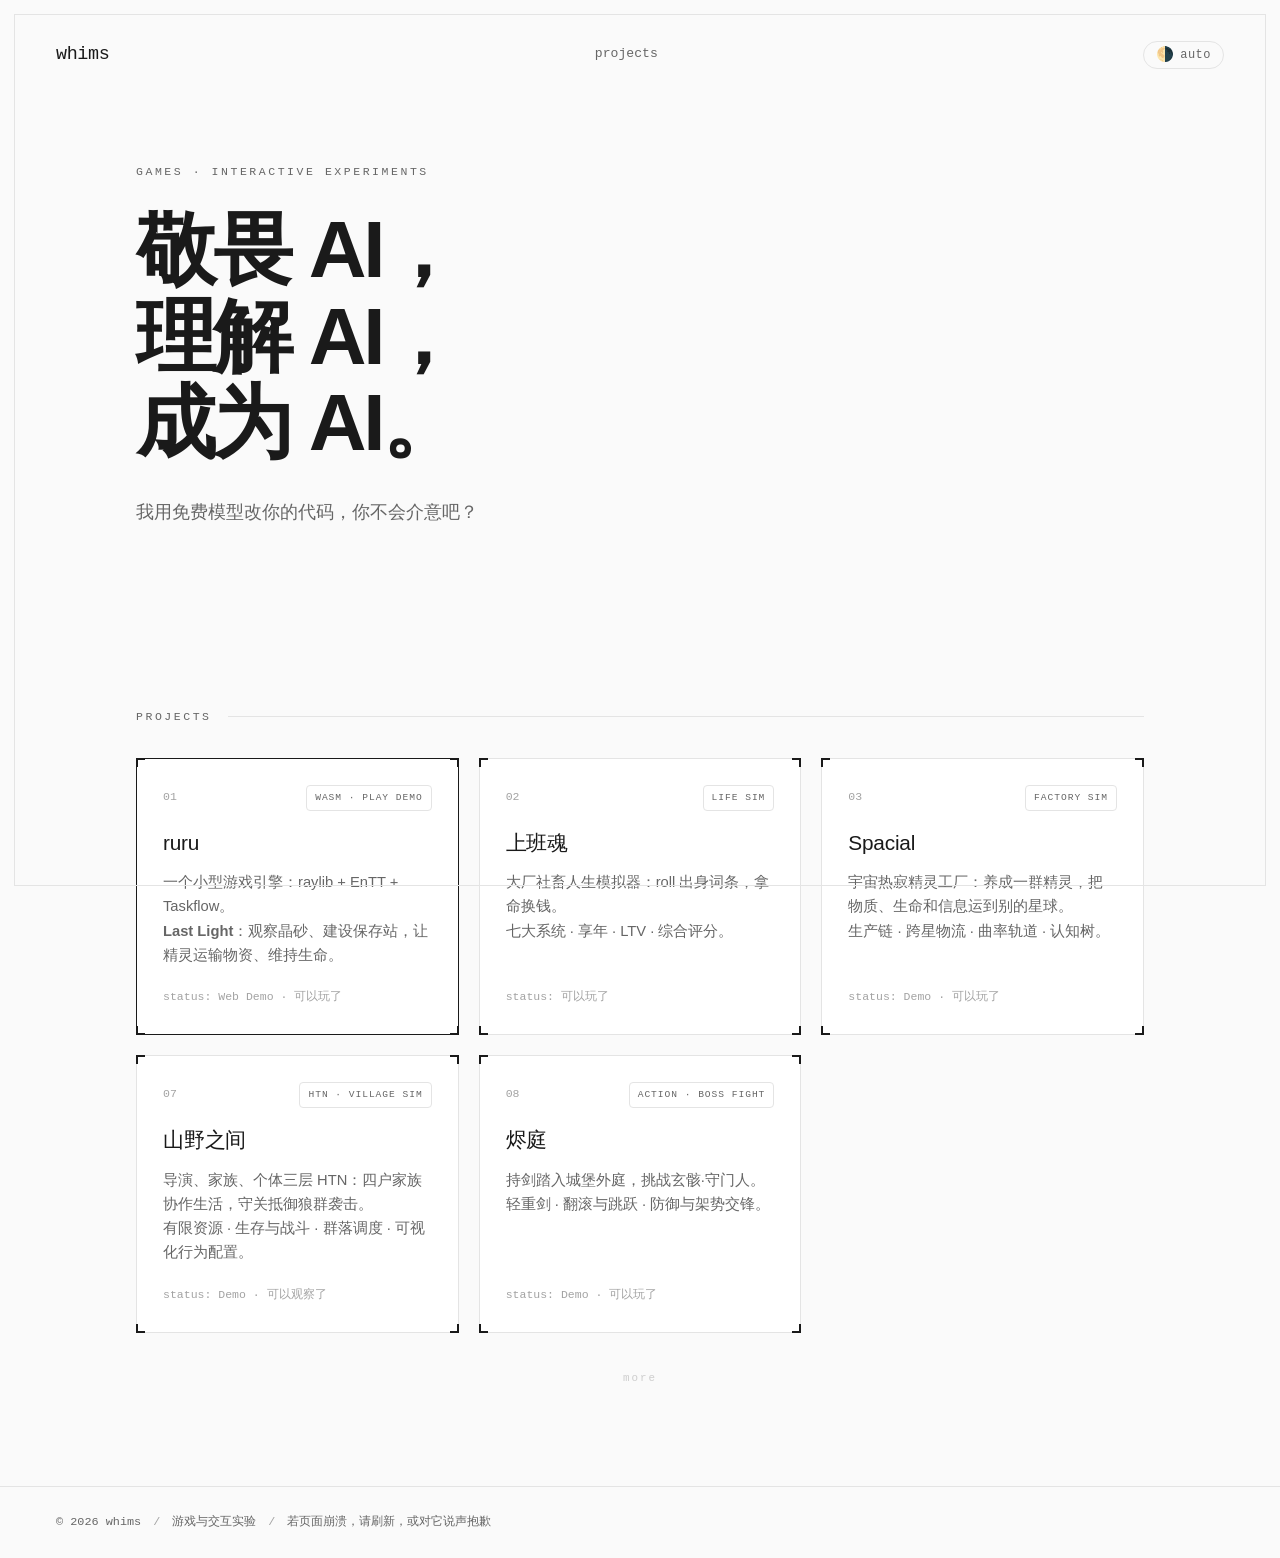
<file: index.html>
<!DOCTYPE html>
<html lang="zh-CN">
<head>
  <meta charset="UTF-8" />
  <meta name="viewport" content="width=device-width, initial-scale=1.0" />
  <meta name="description" content="游戏与交互实验。敬畏 AI，理解 AI，成为 AI。" />
  <meta name="color-scheme" content="light dark" />
  <title>whims · 游戏与交互实验</title>
  <script>
    // 防闪烁：先于 CSS 根据本地偏好锁定主题
    (function () {
      try {
        var t = localStorage.getItem('theme');
        if (t === 'light' || t === 'dark') {
          document.documentElement.setAttribute('data-theme', t);
        }
      } catch (e) {}
    })();
  </script>
  <link rel="stylesheet" href="assets/css/style.css" />
</head>
<body>
  <div class="frame" aria-hidden="true"></div>

  <header class="site-header">
    <a class="wordmark" href="/">
      <span class="wm-main">whims</span>
    </a>
    <nav class="nav">
      <a href="#projects">projects</a>
    </nav>
    <button class="theme-toggle" id="theme-toggle" type="button" aria-label="切换主题" title="切换明暗模式">
      <span class="theme-icon" id="theme-icon">🌗</span>
      <span class="theme-label" id="theme-label">auto</span>
    </button>
  </header>

  <main>
    <!-- Hero -->
    <section class="hero">
      <p class="overline">GAMES · INTERACTIVE EXPERIMENTS</p>
      <h1 class="hero-title">
        <span class="line">敬畏 AI，</span>
        <span class="line">理解 AI，</span>
        <span class="line">成为 AI。</span>
      </h1>
      <p class="hero-sub">
        我用免费模型改你的代码，你不会介意吧？
      </p>
    </section>

    <!-- Projects -->
    <section class="projects" id="projects">
      <div class="section-head">
        <span class="section-tag">PROJECTS</span>
        <span class="section-line"></span>
      </div>
      <div class="cards">
        <a class="card card--primary" href="ruru/">
          <div class="card-corner tl" aria-hidden="true"></div>
          <div class="card-corner tr" aria-hidden="true"></div>
          <div class="card-corner bl" aria-hidden="true"></div>
          <div class="card-corner br" aria-hidden="true"></div>
          <span class="card-num">01</span>
          <h2 class="card-title">ruru</h2>
          <p class="card-desc">
            一个小型游戏引擎：raylib + EnTT + Taskflow。<br />
            <strong>Last Light</strong>：观察晶砂、建设保存站，让精灵运输物资、维持生命。
          </p>
          <span class="card-meta">status: Web Demo · 可以玩了</span>
          <div class="card-badge">WASM · PLAY DEMO</div>
        </a>

        <a class="card" href="life/">
          <div class="card-corner tl" aria-hidden="true"></div>
          <div class="card-corner tr" aria-hidden="true"></div>
          <div class="card-corner bl" aria-hidden="true"></div>
          <div class="card-corner br" aria-hidden="true"></div>
          <span class="card-num">02</span>
          <h2 class="card-title">上班魂</h2>
          <p class="card-desc">
            大厂社畜人生模拟器：roll 出身词条，拿命换钱。<br />
            七大系统 · 享年 · LTV · 综合评分。
          </p>
          <span class="card-meta">status: 可以玩了</span>
          <div class="card-badge">LIFE SIM</div>
        </a>

        <a class="card" href="spacial/">
          <div class="card-corner tl" aria-hidden="true"></div>
          <div class="card-corner tr" aria-hidden="true"></div>
          <div class="card-corner bl" aria-hidden="true"></div>
          <div class="card-corner br" aria-hidden="true"></div>
          <span class="card-num">03</span>
          <h2 class="card-title">Spacial</h2>
          <p class="card-desc">
            宇宙热寂精灵工厂：养成一群精灵，把物质、生命和信息运到别的星球。<br />
            生产链 · 跨星物流 · 曲率轨道 · 认知树。
          </p>
          <span class="card-meta">status: Demo · 可以玩了</span>
          <div class="card-badge">FACTORY SIM</div>
        </a>

        <a class="card" href="village/">
          <div class="card-corner tl" aria-hidden="true"></div>
          <div class="card-corner tr" aria-hidden="true"></div>
          <div class="card-corner bl" aria-hidden="true"></div>
          <div class="card-corner br" aria-hidden="true"></div>
          <span class="card-num">07</span>
          <h2 class="card-title">山野之间</h2>
          <p class="card-desc">
            导演、家族、个体三层 HTN：四户家族协作生活，守关抵御狼群袭击。<br />
            有限资源 · 生存与战斗 · 群落调度 · 可视化行为配置。
          </p>
          <span class="card-meta">status: Demo · 可以观察了</span>
          <div class="card-badge">HTN · VILLAGE SIM</div>
        </a>

        <a class="card" href="ash-court/">
          <div class="card-corner tl" aria-hidden="true"></div>
          <div class="card-corner tr" aria-hidden="true"></div>
          <div class="card-corner bl" aria-hidden="true"></div>
          <div class="card-corner br" aria-hidden="true"></div>
          <span class="card-num">08</span>
          <h2 class="card-title">烬庭</h2>
          <p class="card-desc">
            持剑踏入城堡外庭，挑战玄骸·守门人。<br />
            轻重剑 · 翻滚与跳跃 · 防御与架势交锋。
          </p>
          <span class="card-meta">status: Demo · 可以玩了</span>
          <div class="card-badge">ACTION · BOSS FIGHT</div>
        </a>

        <!-- 彩蛋：归档内容默认隐藏，连点下方 more 十次后展开 -->
        <div class="more-panel" id="more-panel">
          <a class="card" href="life-test/">
            <div class="card-corner tl" aria-hidden="true"></div>
            <div class="card-corner tr" aria-hidden="true"></div>
            <div class="card-corner bl" aria-hidden="true"></div>
            <div class="card-corner br" aria-hidden="true"></div>
            <span class="card-num">04</span>
            <h2 class="card-title">凡人歌</h2>
            <p class="card-desc">
              旧版人生模拟器（已归档至 life-test）。<br />
              随机 roll 出身词条，活出你的一生。
            </p>
            <span class="card-meta">status: 归档 · 可玩</span>
            <div class="card-badge">ARCHIVED</div>
          </a>
        </div>


      </div>

      <p class="more-egg">
        <button
          class="more-hint"
          id="more-hint"
          type="button"
          aria-expanded="false"
          aria-controls="more-panel"
        >
          <span id="more-hint-text">more</span>
        </button>
      </p>
    </section>
  </main>

  <footer class="site-footer">
    <span>© <span id="year">2026</span> whims</span>
    <span class="foot-sep">/</span>
    <span>游戏与交互实验</span>
    <span class="foot-sep">/</span>
    <span>若页面崩溃，请刷新，或对它说声抱歉</span>
  </footer>

  <script src="assets/js/main.js"></script>
</body>
</html>
</file>
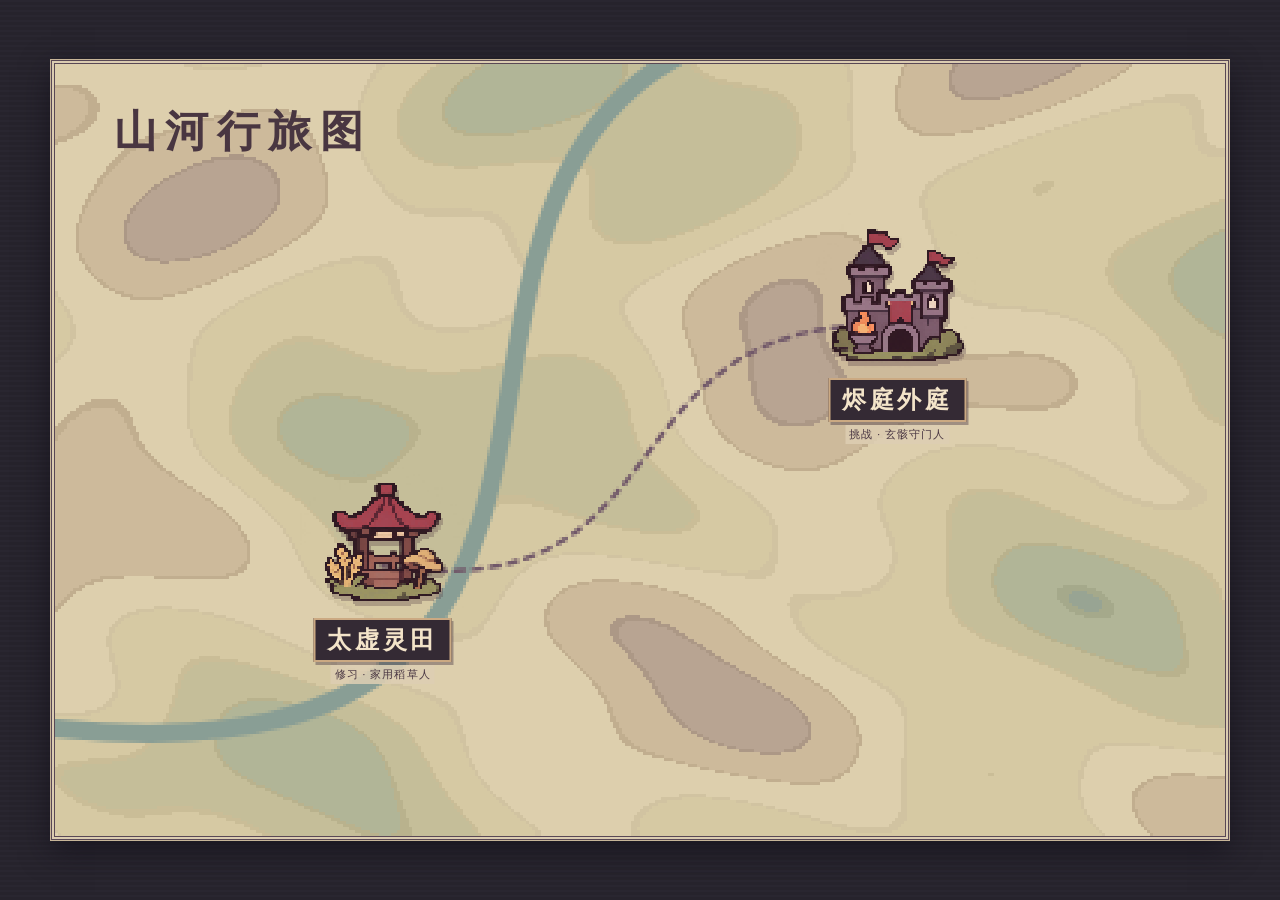
<file: ash-court/index.html>
<!doctype html>
<html lang="zh-CN">
<meta charset="utf-8">
<meta name="viewport" content="width=device-width, initial-scale=1">
<title>烬庭</title>
<style>
    * {
        box-sizing: border-box
    }

    body {
        margin: 0;
        overflow: hidden;
        background: #161820;
        color: #f7eada;
        font: 15px "Microsoft YaHei", sans-serif
    }

    canvas {
        display: block
    }

    #hero {
        position: absolute;
        pointer-events: none;
        transform-origin: 52% 92%;
        image-rendering: pixelated;
        filter: drop-shadow(1px 2px 2px #2a161980)
    }

    #veil {
        position: absolute;
        inset: 0;
        pointer-events: none;
        background: linear-gradient(0deg, #100e19b0, transparent 19%, transparent 82%, #16121e69), radial-gradient(ellipse, transparent 54%, #19101d40)
    }

    header,
    footer,
    #enemy,
    #cue,
    #status,
    #modal {
        position: absolute
    }

    header {
        bottom: 9%;
        left: 4%;
        width: min(280px, 32vw)
    }

    small,
    .caption {
        letter-spacing: .22em;
        color: #ecd8bd;
        font-size: 10px
    }

    .name {
        font: 600 22px SimSun, serif;
        letter-spacing: .16em;
        margin: 5px 0 8px;
        text-shadow: 0 1px 6px #111
    }

    .bar {
        height: 8px;
        background: #211c26;
        border: 1px solid #a9947a;
        box-shadow: 0 1px 5px #171019;
        margin: 4px 0
    }

    .bar i {
        display: block;
        height: 100%;
        background: linear-gradient(90deg, #7c293d, #cf6c68);
        transition: width .08s
    }

    .poise {
        height: 5px
    }

    .poise i {
        background: #dfbb82
    }

    .broken i {
        background: #e6f2ff
    }

    #enemy {
        top: 2%;
        width: min(620px, 48%);
        left: 50%; transform: translateX(-50%);
        text-align: center
    }

    #enemy .name {
        font-size: clamp(21px, 2.4vw, 34px);
        letter-spacing: .32em
    }

    #enemy .bar {
        height: 10px
    }

    #enemy .poise {
        height: 4px
    }

    footer {
        bottom: 2.8%;
        left: 2%;
        right: 2%;
        text-align: center;
        color: #efdbbf;
        font-size: 12px;
        line-height: 2;
        letter-spacing: .06em
    }

    kbd {
        font: 11px monospace;
        border: 1px solid #af99826b;
        padding: 2px 5px;
        border-radius: 3px;
        margin-left: 10px
    }

    #cue {
        top: 19%;
        left: 50%;
        transform: translateX(-50%);
        font: bold 22px SimSun, serif;
        letter-spacing: .2em;
        text-shadow: 0 2px 5px black
    }

    #status {
        top: 4%;
        right: 4%;
        text-align: right;
        text-shadow: 0 2px 5px #181019
    }

    #modal {
        inset: 0;
        display: grid;
        place-content: center;
        text-align: center;
        background: #19151d80
    }

    #modal[hidden] {
        display: none
    }

    button {
        cursor: pointer;
        color: #fff1d8;
        background: #412b2b;
        border: 1px solid #bca17e;
        padding: 10px 28px;
        font: 16px SimSun, serif;
        letter-spacing: .15em
    }

    #modal h1 {
        font: 48px SimSun, serif;
        letter-spacing: .2em
    }
    #pressure,#bars,#bars-bottom{position:absolute;pointer-events:none}
    #pressure{inset:0;background:radial-gradient(ellipse at 50% 38%,transparent 16%,rgba(15,0,7,.26) 43%,#080207 83%);opacity:0;transition:opacity .09s linear}
    #bars,#bars-bottom{left:0;right:0;height:7%;background:#100d13;transform:scaleY(0)}
    #bars{top:0;transform-origin:top}#bars-bottom{bottom:0;transform-origin:bottom}
    body:not(.debug-skills) #cue,body:not(.debug-skills) #action{display:none}
    .in-throw footer{visibility:hidden}
    .in-throw #cue{top:auto;bottom:10%;left:50%;transform:translateX(-50%);text-align:center;white-space:nowrap;font-size:18px}

    body.debug-skills .bar.clashing{border-color:#fff4cf;box-shadow:0 0 12px #ffe7a9}
    body.debug-skills .bar.committed{border-color:#ff9662;box-shadow:0 0 9px #ff613a}
    .bar.insufficient{border-color:#ff6d6d;box-shadow:0 0 10px #e64e4e}
</style><link rel="stylesheet" href="journey.css">

<body><img id="hero" src="assets/witch.png">
    <canvas id="combat-fx" aria-hidden="true" style="position:absolute;inset:0;pointer-events:none"></canvas>
    <div id="veil"></div><div id="pressure"></div><div id="bars"></div><div id="bars-bottom"></div>
    <header><small>烬 庭　/　剑 主</small>
        <div class="name">涟</div>
        <div class="bar"><i id="hp"></i></div>
        <div class="bar poise"><i id="sp"></i></div><small id="stats"></small>
    </header>
    <div id="status"><small>城 堡 外 庭</small>
        <div class="name">烬庭</div><span id="action"></span>
    </div>
    <div id="cue"></div>
    <section id="enemy"><small id="stage-name">庭 院 守 卫</small>
        <div class="name">玄骸 · 守门人</div>
        <div class="bar"><i id="bh"></i></div>
        <div class="bar poise"><i id="bs"></i></div>
    </section>
    <footer><kbd>A / D</kbd> 环绕 <kbd>Shift</kbd> 翻滚 <kbd>空格</kbd> 跳跃 <kbd>鼠标左键</kbd> 轻攻击 <kbd>F</kbd> 重攻击（耗韧） <kbd>鼠标右键</kbd> 按住格挡
        <kbd>Esc</kbd> 暂停</footer>
    <div id="modal" hidden>
        <h1></h1><button></button><button id="return-map">返回地图</button>
    </div>
    <button id="pause-game" aria-label="暂停战斗">Ⅱ</button>
    <aside id="lesson" hidden><small></small><h2></h2><p></p></aside>
    <section id="journey" aria-label="选择关卡">
      <div id="parchment"><canvas id="terrain" aria-hidden="true"></canvas>
        <h1>山河行旅图</h1>
        <button class="pin farm" data-level="field"><img src="assets/field-pin.png" alt=""><span>太虚灵田</span><small>修习 · 家用稻草人</small></button>
        <button class="pin keep" data-level="castle"><img src="assets/castle-pin.png" alt=""><span>烬庭外庭</span><small>挑战 · 玄骸守门人</small></button>
      </div>
    </section>
    <section id="loading" hidden aria-live="polite"><span></span><i></i></section>
    <script src="assets/three.min.js"></script>
    <script src="scene.js"></script>
    <script src="assets/poses/supine-texture.js"></script>
    <script src="poses.js"></script>
    <script src="cinematics.js"></script><script src="inferno.js"></script><script src="timeline.js"></script><script src="field.js"></script><script src="school.js"></script><script src="journey.js"></script><script src="battle.js"></script>
</body>

</html>
</file>
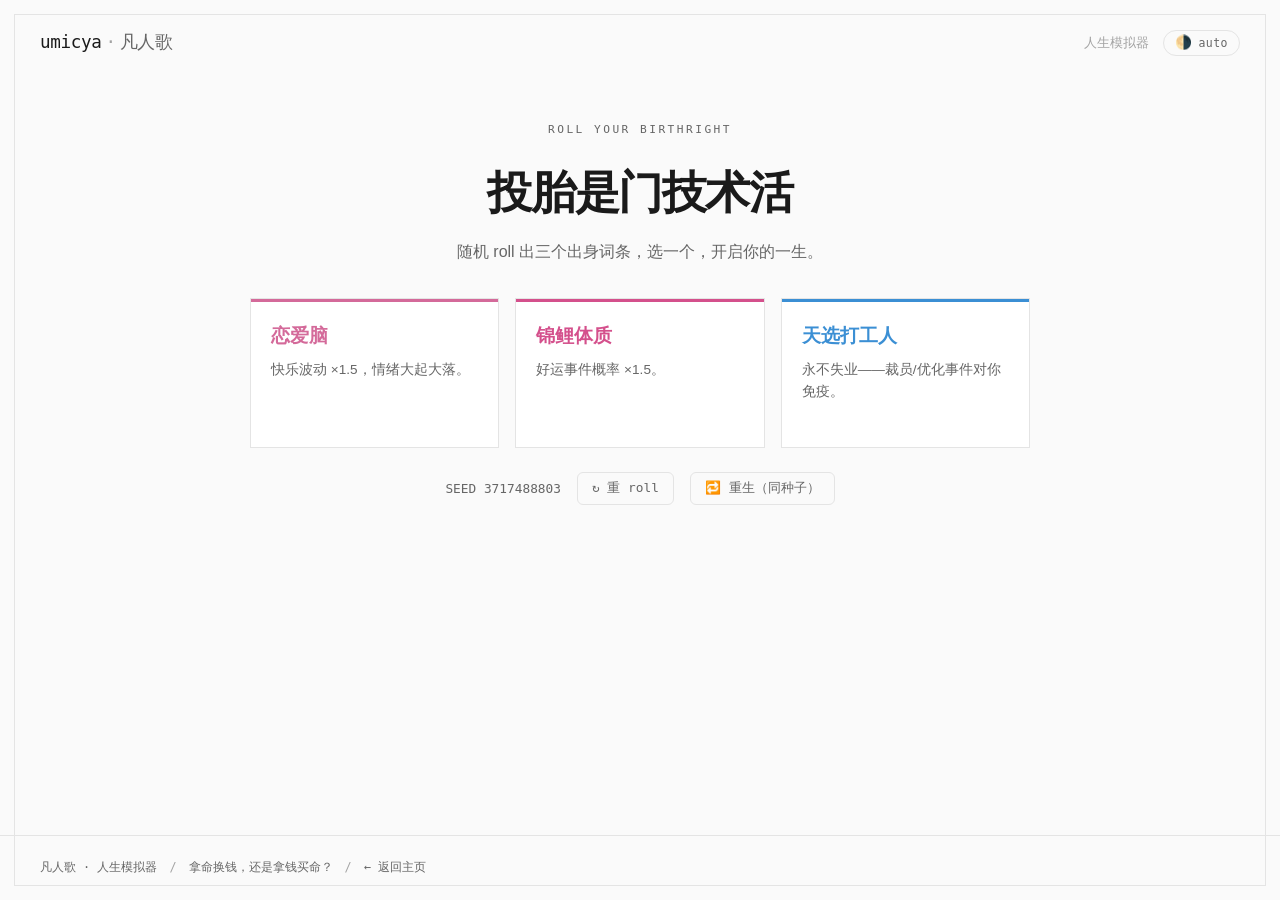
<file: life-test/index.html>
<!DOCTYPE html>
<html lang="zh-CN">
<head>
  <meta charset="UTF-8" />
  <meta name="viewport" content="width=device-width, initial-scale=1.0" />
  <meta name="description" content="凡人歌 · 人生模拟器 — 随机出身，活出你的一生。" />
  <meta name="color-scheme" content="light dark" />
  <title>凡人歌 · 人生模拟器</title>
  <script>
    (function () {
      try {
        var t = localStorage.getItem('theme');
        if (t === 'light' || t === 'dark') {
          document.documentElement.setAttribute('data-theme', t);
        }
      } catch (e) {}
    })();
  </script>
  <link rel="stylesheet" href="style.css" />
</head>
<body>
  <div class="frame" aria-hidden="true"></div>

  <header class="site-header">
    <a class="wordmark" href="../index.html">
      <span class="wm-main">umicya</span>
      <span class="wm-dot">·</span>
      <span class="wm-sub">凡人歌</span>
    </a>
    <div class="head-right">
      <span class="subtitle">人生模拟器</span>
      <button class="theme-toggle" id="theme-toggle" type="button" aria-label="切换主题">
        <span class="theme-icon" id="theme-icon">🌗</span>
        <span class="theme-label" id="theme-label">auto</span>
      </button>
    </div>
  </header>

  <main>
    <!-- ============ 开局：roll 出身 ============ -->
    <section class="screen active" id="screen-start">
      <div class="start-head">
        <p class="overline">ROLL YOUR BIRTHRIGHT</p>
        <h1 class="start-title">投胎是门技术活</h1>
        <p class="start-sub">随机 roll 出三个出身词条，选一个，开启你的一生。</p>
      </div>
      <div class="roll-box" id="roll-box"></div>
      <div class="seed-line">
        <span class="mono">SEED <span id="roll-seed">—</span></span>
        <button class="ghost-btn" id="btn-roll" type="button">↻ 重 roll</button>
        <button class="ghost-btn" id="btn-rebirth" type="button">🔁 重生（同种子）</button>
      </div>
    </section>

    <!-- ============ 人生推进 ============ -->
    <section class="screen" id="screen-life">
      <!-- 顶部状态栏 -->
      <div class="status-bar">
        <div class="stat">
          <span class="stat-k">年龄</span>
          <span class="stat-v" id="stat-age">0</span>
          <span class="stat-u">岁</span>
        </div>
        <div class="stat">
          <span class="stat-k">寿元</span>
          <span class="stat-v" id="stat-lifespan">0</span>
        </div>
        <div class="stat">
          <span class="stat-k">现金</span>
          <span class="stat-v" id="stat-money">0</span>
        </div>
        <div class="stat">
          <span class="stat-k">累计收入</span>
          <span class="stat-v" id="stat-income">0</span>
        </div>
      </div>

      <!-- 寿元条 -->
      <div class="lifebar">
        <div class="lifebar-fill" id="bar-lifespan-fill" style="width:100%"></div>
      </div>

      <!-- 五维 -->
      <div class="stats-grid">
        <div class="attr">
          <span class="attr-name">颜值</span>
          <div class="bar"><div class="bar-fill" id="bar-appearance" style="width:50%"></div></div>
        </div>
        <div class="attr">
          <span class="attr-name">智力</span>
          <div class="bar"><div class="bar-fill" id="bar-intellect" style="width:50%"></div></div>
        </div>
        <div class="attr">
          <span class="attr-name">体质</span>
          <div class="bar"><div class="bar-fill" id="bar-physique" style="width:50%"></div></div>
        </div>
        <div class="attr">
          <span class="attr-name">家境</span>
          <div class="bar"><div class="bar-fill" id="bar-wealth" style="width:50%"></div></div>
        </div>
        <div class="attr">
          <span class="attr-name">快乐</span>
          <div class="bar"><div class="bar-fill" id="bar-happiness" style="width:50%"></div></div>
        </div>
      </div>

      <!-- 阶段 + 词条 -->
      <div class="meta-line">
        <span class="stage-label" id="stage-label">童年</span>
        <span class="trait-badge" id="trait-badge"></span>
      </div>

      <!-- 日志 -->
      <div class="log" id="log"></div>

      <!-- 控制 -->
      <div class="controls">
        <button class="btn btn-primary" id="btn-year" type="button">+ 一年</button>
        <button class="btn" id="btn-auto" type="button">自动推进</button>
        <button class="btn btn-ghost" id="btn-restart" type="button">重新开始</button>
      </div>
      <p class="hint">空格键 = 推进一年</p>
    </section>

    <!-- ============ 退休结算（60 岁默认停点） ============ -->
    <section class="screen" id="screen-retire">
      <p class="overline">RETIREMENT · 退休结算</p>
      <div class="end-card">
        <div class="end-grade" id="retire-grade">B</div>
        <div class="end-label" id="retire-label">到点了</div>
        <div class="end-score">综合评分 <strong id="retire-score">0</strong> / 100</div>
        <div class="end-line">🏁 你到了 60 岁，光荣退休。</div>

        <div class="end-grid">
          <div class="end-item"><span class="ei-k">享年</span><span class="ei-v" id="retire-age">60</span><span class="ei-u">岁</span></div>
          <div class="end-item"><span class="ei-k">LTV</span><span class="ei-v" id="retire-ltv">0</span></div>
          <div class="end-item"><span class="ei-k">终局现金</span><span class="ei-v" id="retire-money">0</span></div>
          <div class="end-item"><span class="ei-k">剩余寿元</span><span class="ei-v" id="retire-life">0</span></div>
        </div>

        <p class="retire-hint">寿元还剩 <strong id="retire-life-hint">0</strong>，可继续过晚年（可能寿终，也可能继续活得长久）。</p>

        <div class="controls" style="margin-top: 16px;">
          <button class="btn btn-primary" id="btn-retire-continue" type="button">继续晚年 →</button>
          <button class="btn" id="btn-retire-end" type="button">就此收尾</button>
        </div>
      </div>
    </section>

    <!-- ============ 结算 ============ -->
    <section class="screen" id="screen-end">
      <p class="overline" id="end-over">GAME OVER · 结算</p>
      <div class="end-card">
        <div class="end-grade" id="end-grade">S</div>
        <div class="end-label" id="end-label">人生赢家</div>
        <div class="end-score">综合评分 <strong id="end-score">0</strong> / 100</div>
        <div class="end-line" id="end-line">这一生，值了。</div>
        <div class="end-death-alert" id="end-death-alert" style="display:none;">
          ⚠ 猝死！寿元提前耗尽，享年 <strong id="end-death-age">0</strong> 岁。拿命换钱，钱没命花。
        </div>

        <div class="end-grid">
          <div class="end-item"><span class="ei-k">享年</span><span class="ei-v" id="end-age">0</span><span class="ei-u">岁</span></div>
          <div class="end-item"><span class="ei-k">离世</span><span class="ei-v" id="end-reason">—</span></div>
          <div class="end-item"><span class="ei-k">出身</span><span class="ei-v" id="end-trait">—</span></div>
          <div class="end-item"><span class="ei-k">LTV</span><span class="ei-v" id="end-ltv">0</span></div>
          <div class="end-item"><span class="ei-k">终局现金</span><span class="ei-v" id="end-money">0</span></div>
          <div class="end-item"><span class="ei-k">快乐峰值</span><span class="ei-v" id="end-peakhappy">0</span></div>
          <div class="end-item"><span class="ei-k">智力巅峰</span><span class="ei-v" id="end-intel">0</span></div>
          <div class="end-item"><span class="ei-k">SEED</span><span class="ei-v mono" id="end-seed">—</span></div>
        </div>

        <button class="btn btn-primary" id="btn-again" type="button">再来一局</button>
      </div>
    </section>
  </main>

  <footer class="site-footer">
    <span>凡人歌 · 人生模拟器</span>
    <span class="foot-sep">/</span>
    <span>拿命换钱，还是拿钱买命？</span>
    <span class="foot-sep">/</span>
    <a href="../index.html">← 返回主页</a>
  </footer>

  <script src="game.js"></script>
</body>
</html>
</file>
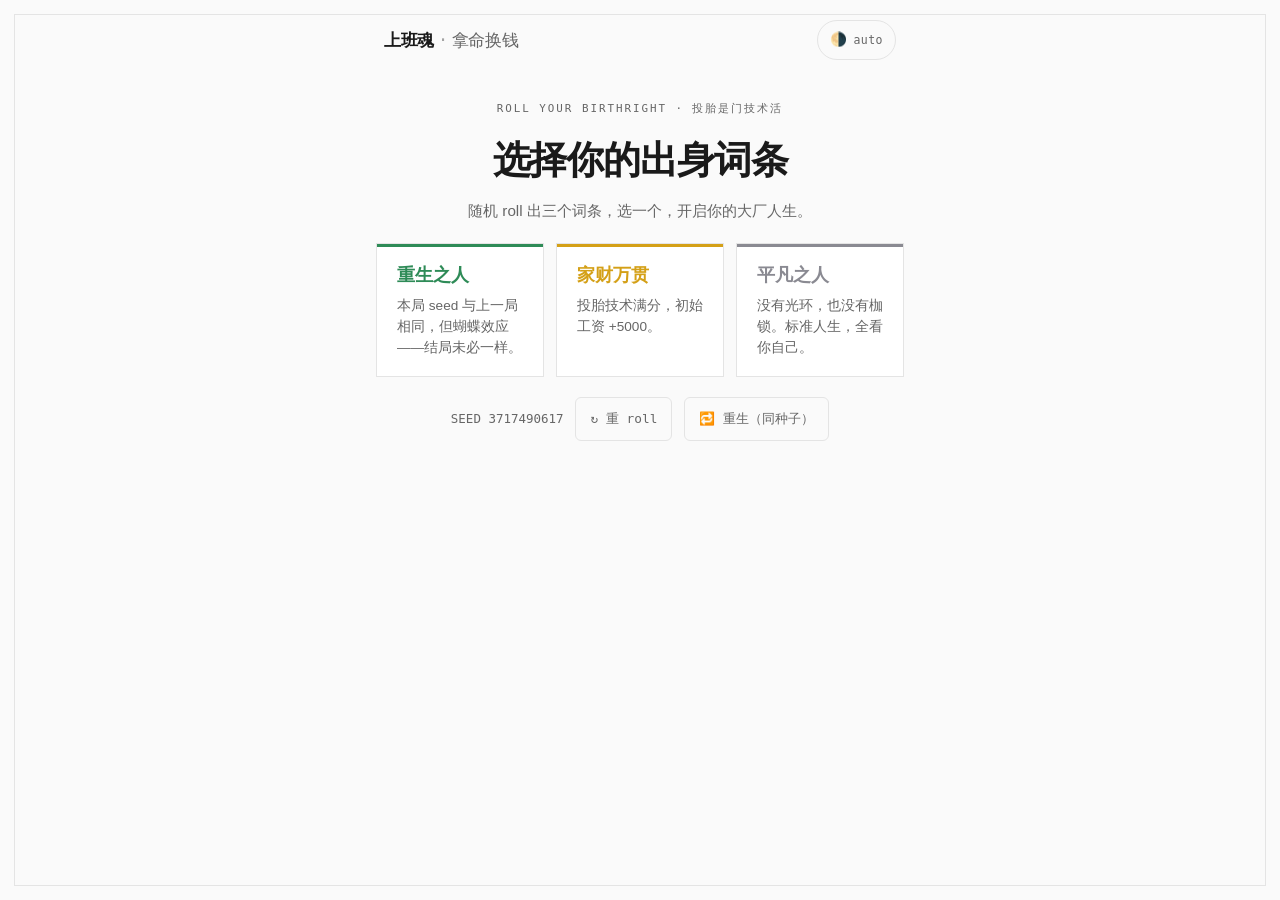
<file: life/index.html>
<!DOCTYPE html>
<html lang="zh-CN">
<head>
  <meta charset="UTF-8" />
  <meta name="viewport" content="width=device-width, initial-scale=1.0, maximum-scale=1.0, user-scalable=no" />
  <meta name="color-scheme" content="light dark" />
  <meta name="description" content="上班魂 · 大厂社畜人生模拟器 — 点击推进 / 挂机增量 / 人生模拟。拿命换钱。" />
  <title>上班魂 · 拿命换钱</title>
  <script>
    // 防闪烁：先于 CSS 根据本地偏好锁定主题
    (function () {
      try {
        var t = localStorage.getItem('theme');
        if (t === 'light' || t === 'dark') {
          document.documentElement.setAttribute('data-theme', t);
        }
      } catch (e) {}
    })();
  </script>
  <link rel="stylesheet" href="assets/css/style.css" />
</head>
<body>
  <div class="frame" aria-hidden="true"></div>

  <header class="site-header">
    <div class="wordmark">
      <span class="wm-main">上班魂</span>
      <span class="wm-dot">·</span>
      <span class="wm-sub">拿命换钱</span>
    </div>
    <button class="theme-toggle" id="theme-toggle" type="button" aria-label="切换主题">
      <span class="theme-icon" id="theme-icon">🌗</span>
      <span class="theme-label" id="theme-label">auto</span>
    </button>
  </header>

  <main>
    <!-- ============ 开局：roll 出身词条 ============ -->
    <section class="screen active" id="screen-start">
      <div class="start-head">
        <p class="overline">ROLL YOUR BIRTHRIGHT · 投胎是门技术活</p>
        <h1 class="start-title">选择你的出身词条</h1>
        <p class="start-sub">随机 roll 出三个词条，选一个，开启你的大厂人生。</p>
      </div>
      <div class="roll-box" id="roll-box"></div>
      <div class="seed-line">
        <span class="mono">SEED <span id="roll-seed">—</span></span>
        <button class="ghost-btn" id="btn-roll" type="button">↻ 重 roll</button>
        <button class="ghost-btn" id="btn-rebirth" type="button">🔁 重生（同种子）</button>
      </div>
    </section>

    <!-- ============ 人生推进 ============ -->
    <section class="screen" id="screen-life">
      <!-- 顶部状态栏 -->
      <div class="status-bar">
        <div class="stat"><span class="stat-k">寿元</span><span class="stat-v"><span id="stat-lifespan">100</span><span class="stat-u">/<span id="stat-lifespan-max">100</span></span></span></div>
        <div class="stat"><span class="stat-k">工资</span><span class="stat-v" id="stat-salary">0</span></div>
        <div class="stat"><span class="stat-k">猫粮</span><span class="stat-v" id="stat-catfood">0</span></div>
        <div class="stat"><span class="stat-k">猫球</span><span class="stat-v" id="stat-furball">0</span></div>
        <div class="stat"><span class="stat-k">年龄</span><span class="stat-v" id="stat-age">22</span><span class="stat-u">岁</span></div>
      </div>
      <div class="lifebar"><div class="lifebar-fill" id="lifebar-fill" style="width:100%"></div></div>
      <div class="meta-line">
        <span class="stage-label" id="stage-label">企巨</span>
        <span class="trait-badge" id="trait-badge"></span>
      </div>

      <!-- 上半区：电脑屏幕 + 任务栏 -->
      <div class="monitor">
        <div class="monitor-content" id="monitor-content"></div>
        <div class="taskbar">
          <button class="start-btn" id="btn-start" type="button" aria-label="开始菜单">🪟</button>
          <span class="taskbar-title" id="taskbar-title">企巨</span>
          <button class="auto-btn" id="btn-auto" type="button">▶ 自动</button>
        </div>
      </div>

      <!-- 下半区：控件区 -->
      <div class="control-zone" id="control-zone"></div>
      <p class="hint" style="text-align:center;margin-top:10px;font-family:'JetBrains Mono',monospace;font-size:0.7rem;color:var(--fg-faint)">空格 = 推进一步 · 回车 = 推进一步</p>
    </section>

    <!-- ============ 60 岁退休结算 ============ -->
    <section class="screen" id="screen-retire">
      <p class="overline">RETIREMENT · 60 岁退休结算</p>
      <div class="end-card">
        <div class="end-grade" id="retire-grade">B</div>
        <div class="end-label" id="retire-label">到点了</div>
        <div class="end-score">综合评分 <strong id="retire-score">0</strong> / 100</div>
        <div class="end-line">🏁 你到了 60 岁，光荣退休。</div>

        <div class="end-grid">
          <div class="end-item"><span class="ei-k">享年</span><span class="ei-v" id="retire-age">60</span></div>
          <div class="end-item"><span class="ei-k">LTV</span><span class="ei-v" id="retire-ltv">0</span></div>
          <div class="end-item"><span class="ei-k">终局工资</span><span class="ei-v" id="retire-money">0</span></div>
          <div class="end-item"><span class="ei-k">剩余寿元</span><span class="ei-v" id="retire-life">0</span></div>
        </div>

        <p class="retire-hint">寿元还剩 <strong id="retire-life-hint">0</strong>，可继续晚年（可能寿终，也可能活得长久）。</p>

        <div class="controls" style="margin-top:16px">
          <button class="btn btn-primary" id="btn-retire-continue" type="button">继续晚年 →</button>
          <button class="btn" id="btn-retire-end" type="button">就此收尾</button>
        </div>
      </div>
    </section>

    <!-- ============ 最终结算 ============ -->
    <section class="screen" id="screen-end">
      <p class="overline" id="end-over">GAME OVER · 结算</p>
      <div class="end-card">
        <div class="end-grade" id="end-grade">S</div>
        <div class="end-label" id="end-label">人生赢家</div>
        <div class="end-score">综合评分 <strong id="end-score">0</strong> / 100</div>
        <div class="end-line" id="end-line">这一生，值了。</div>

        <div class="end-death-alert" id="end-death-alert" style="display:none">
          ⚠️ 猝死！寿元提前耗尽，享年 <strong id="end-death-age">0</strong> 岁。<br />拿命换钱，钱没命花。
        </div>

        <div class="end-grid">
          <div class="end-item"><span class="ei-k">享年</span><span class="ei-v" id="end-age">0</span></div>
          <div class="end-item"><span class="ei-k">离世</span><span class="ei-v" id="end-reason">—</span></div>
          <div class="end-item"><span class="ei-k">出身</span><span class="ei-v" id="end-trait">—</span></div>
          <div class="end-item"><span class="ei-k">LTV</span><span class="ei-v" id="end-ltv">0</span></div>
          <div class="end-item"><span class="ei-k">终局工资</span><span class="ei-v" id="end-money">0</span></div>
          <div class="end-item"><span class="ei-k">知识</span><span class="ei-v" id="end-knowledge">0</span></div>
          <div class="end-item"><span class="ei-k">累计发消息</span><span class="ei-v" id="end-messages">0</span></div>
          <div class="end-item"><span class="ei-k">SEED</span><span class="ei-v mono" id="end-seed">—</span></div>
        </div>

        <div class="controls">
          <button class="btn btn-primary" id="btn-rebirth2" type="button">🔁 重生（保留遗产）</button>
          <button class="btn" id="btn-again" type="button">再来一局（删档）</button>
        </div>
      </div>
    </section>
  </main>

  <!-- 开始菜单 -->
  <div class="start-menu" id="start-menu" aria-hidden="true">
    <div class="start-menu-head">
      <span>开始菜单</span>
      <button class="ghost-btn" id="btn-close-menu" type="button">✕</button>
    </div>
    <div class="start-menu-grid" id="start-menu-grid"></div>
  </div>

  <!-- 事件 / 选择弹窗 -->
  <div class="modal" id="modal" aria-hidden="true">
    <div class="modal-card" id="modal-card"></div>
  </div>

  <!-- toast -->
  <div class="toast" id="toast" aria-hidden="true"></div>

  <script src="assets/js/config.js"></script>
  <script src="assets/js/game.js"></script>
</body>
</html>
</file>
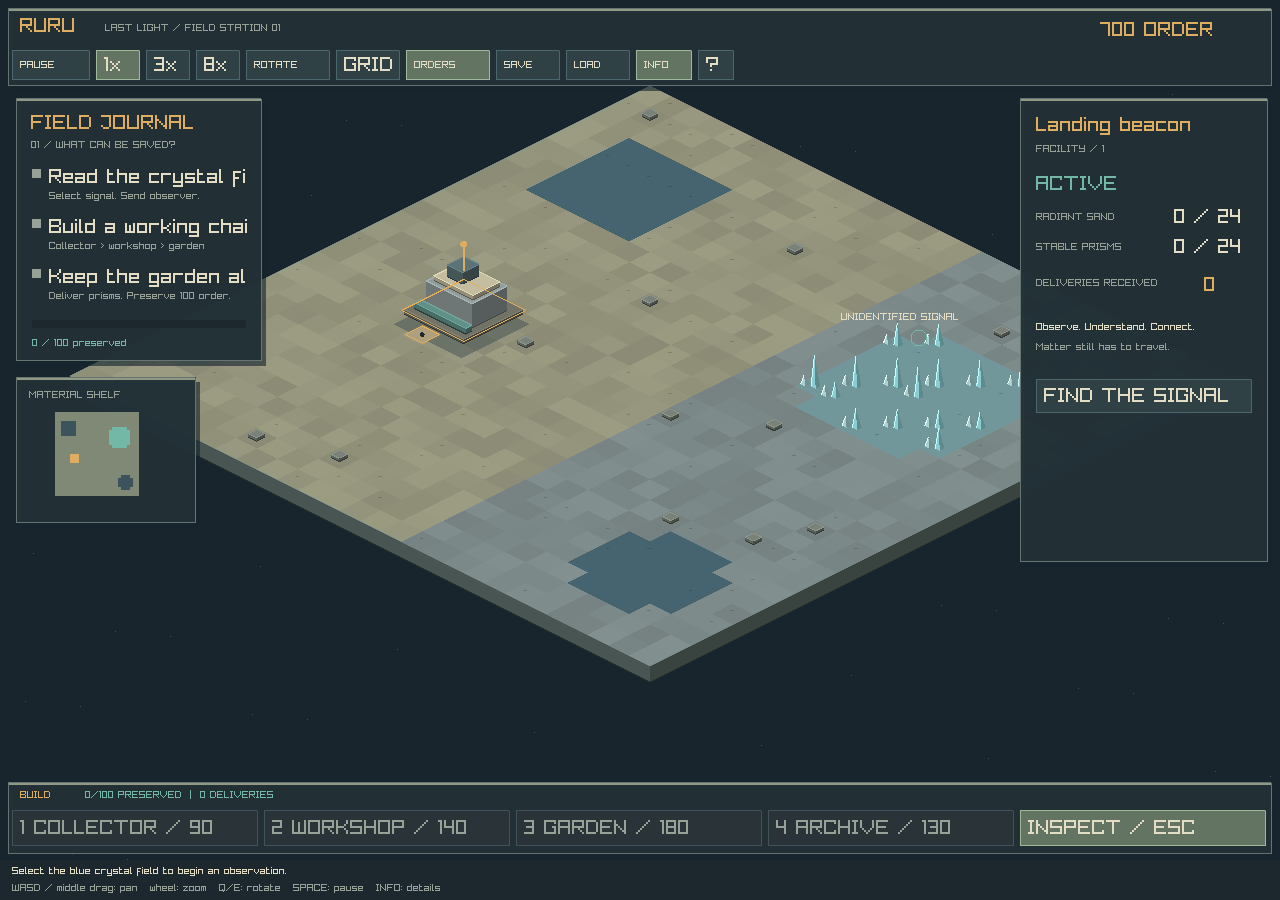
<file: ruru/index.html>
<!doctypehtml><html lang=zh-CN><head><meta charset=utf-8><meta content="width=device-width,initial-scale=1"name=viewport><title>ruru · Last Light</title><style>body,html{margin:0;width:100%;height:100%;overflow:hidden;background:#172430}canvas{display:block;width:100%!important;height:100%!important;outline:0;touch-action:none}</style></head><body><canvas aria-label="ruru 游戏画面"height=720 id=canvas tabindex=0 width=1280></canvas><script>const canvas=document.getElementById("canvas");var Module={canvas:canvas,gameReady:!1,print:console.log,printErr:console.error};let dprQuery;function watchDpr(){dprQuery&&dprQuery.removeEventListener("change",onDprChange),dprQuery=matchMedia(`(resolution: ${window.devicePixelRatio||1}dppx)`),dprQuery.addEventListener("change",onDprChange)}function onDprChange(){window.resizeGame(),watchDpr()}window.resizeGame=()=>{if(!Module.gameReady)return;const e=canvas.getBoundingClientRect();Module.ccall("ruru_resize",null,["number","number","number"],[Math.round(e.width),Math.round(e.height),window.devicePixelRatio||1])},watchDpr(),window.addEventListener("resize",(()=>window.resizeGame()));let resizeFrame=0;new ResizeObserver((()=>{cancelAnimationFrame(resizeFrame),resizeFrame=requestAnimationFrame(window.resizeGame)})).observe(document.body),canvas.addEventListener("pointerdown",(()=>canvas.focus())),canvas.addEventListener("contextmenu",(e=>e.preventDefault())),canvas.addEventListener("wheel",(e=>{e.preventDefault(),canvas.focus()}),{passive:!1}),canvas.addEventListener("keydown",(e=>{["Tab","Home"," "].includes(e.key)&&e.preventDefault()}))</script><script async src=game.baa589e9afbc.js></script></body></html>
</file>
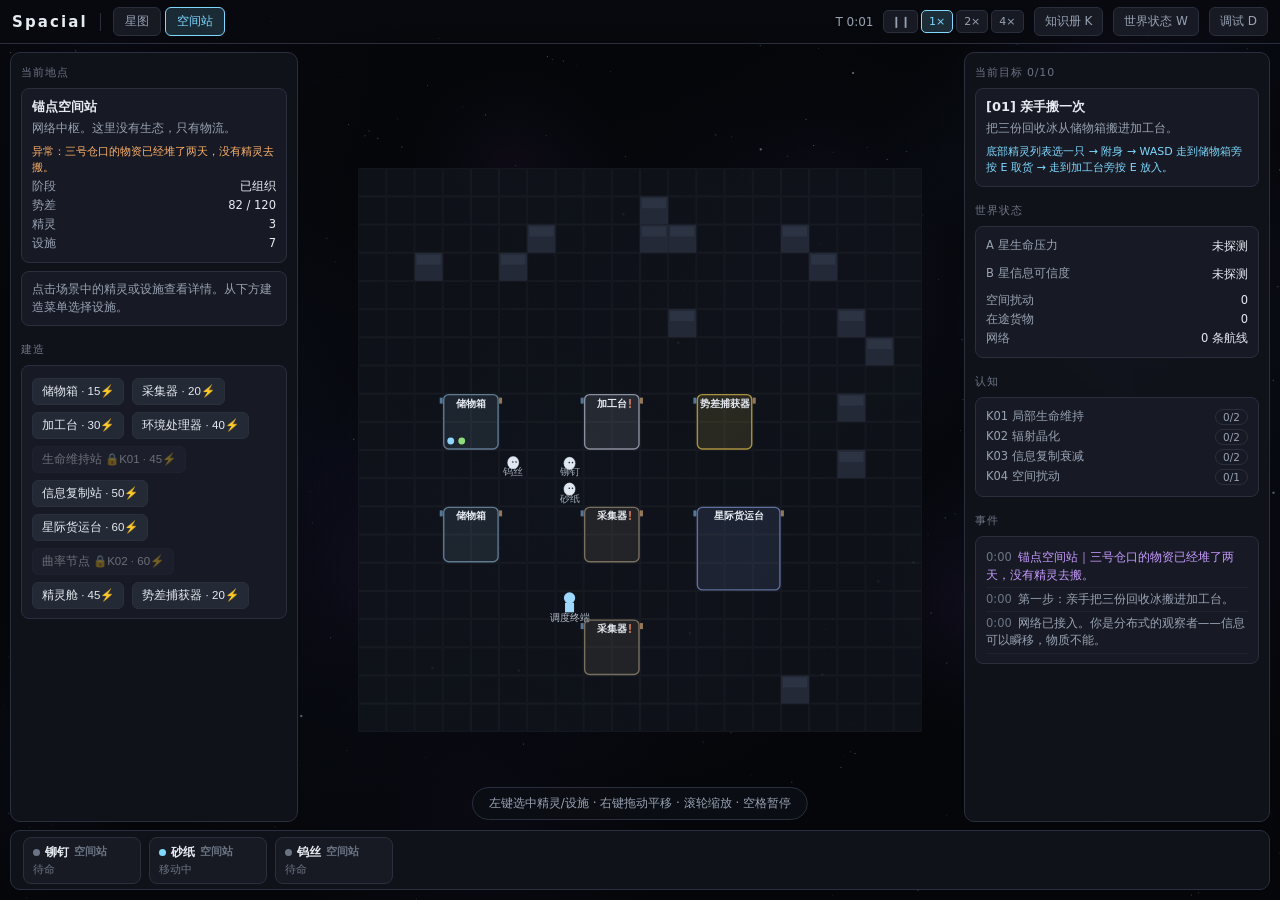
<file: spacial/index.html>
<!doctype html>
<html lang="zh-CN">
  <head>
    <meta charset="UTF-8" />
    <meta name="viewport" content="width=device-width, initial-scale=1.0" />
    <title>Spacial</title>
    <script type="module" crossorigin>(function(){const t=document.createElement("link").relList;if(t&&t.supports&&t.supports("modulepreload"))return;for(const o of document.querySelectorAll('link[rel="modulepreload"]'))n(o);new MutationObserver(o=>{for(const a of o)if(a.type==="childList")for(const i of a.addedNodes)i.tagName==="LINK"&&i.rel==="modulepreload"&&n(i)}).observe(document,{childList:!0,subtree:!0});function s(o){const a={};return o.integrity&&(a.integrity=o.integrity),o.referrerPolicy&&(a.referrerPolicy=o.referrerPolicy),o.crossOrigin==="use-credentials"?a.credentials="include":o.crossOrigin==="anonymous"?a.credentials="omit":a.credentials="same-origin",a}function n(o){if(o.ep)return;o.ep=!0;const a=s(o);fetch(o.href,a)}})();const A={storage:{type:"storage",name:"储物箱",w:2,h:2,color:"#5f7a91",cost:{energy:15},needsOperator:!1,passive:!0,providesEnv:!1,envRadius:0,powerDraw:0,unlock:null,desc:"缓存物资，也是物流端点。精灵从这儿取，也往这儿放。",verifies:"最基本物流"},extractor:{type:"extractor",name:"采集器",w:2,h:2,color:"#7a6f5f",cost:{energy:20},needsOperator:!0,passive:!1,providesEnv:!1,envRadius:0,powerDraw:0,unlock:null,desc:"从当地环境里取出原料。产出取决于它站在哪颗星球上。",verifies:"基础采集"},processor:{type:"processor",name:"加工台",w:2,h:2,color:"#8a8fa0",cost:{energy:30},needsOperator:!0,passive:!1,providesEnv:!1,envRadius:0,powerDraw:0,unlock:null,desc:"通用物质加工。放在不同环境场里会解锁不同配方。",verifies:"生产链"},envreg:{type:"envreg",name:"环境处理器",w:2,h:2,color:"#6fa8b8",cost:{energy:40},needsOperator:!1,passive:!0,providesEnv:!0,envRadius:3,powerDraw:.8,unlock:null,desc:"在周围制造一个不自然的环境条件：辐射、低温或极暗。断电即失效。",verifies:"资源状态转换"},lifesupport:{type:"lifesupport",name:"生命维持站",w:3,h:2,color:"#4f9e83",cost:{energy:45},needsOperator:!0,passive:!1,providesEnv:!1,envRadius:0,powerDraw:0,unlock:"K01",desc:'把水、有机物和一点电拼成"再撑一会儿"。',verifies:"A 星核心玩法"},replicator:{type:"replicator",name:"信息复制站",w:3,h:2,color:"#8a6fb0",cost:{energy:50},needsOperator:!0,passive:!1,providesEnv:!1,envRadius:0,powerDraw:0,unlock:null,desc:"把模板写进载体。复制得越多，每一份越不像原版。",verifies:"B 星核心玩法"},cargodock:{type:"cargodock",name:"星际货运台",w:3,h:3,color:"#5f6f9e",cost:{energy:60},needsOperator:!1,passive:!0,providesEnv:!1,envRadius:0,powerDraw:0,unlock:null,desc:"把本地库存挂接到航线上。货物从这里出发，也从这里落地。",verifies:"跨星运输"},warpgate:{type:"warpgate",name:"曲率节点",w:2,h:2,color:"#b58a5f",cost:{energy:60,res:{id:"crystal",qty:6}},needsOperator:!1,passive:!0,providesEnv:!1,envRadius:0,powerDraw:0,unlock:"K02",desc:"永久划开空间。两端从此变近，中间的伤痕不会愈合。",verifies:"便利 / 代价决策"},pod:{type:"pod",name:"精灵舱",w:2,h:2,color:"#8fb0d8",cost:{energy:45},needsOperator:!1,passive:!0,providesEnv:!1,envRadius:0,powerDraw:0,unlock:null,desc:"就地组装一只新的工作精灵。网络越大，需要的身体越多。",verifies:"精灵调度供给（Demo 易用性补充）"},tap:{type:"tap",name:"势差捕获器",w:2,h:2,color:"#a8913f",cost:{energy:20},needsOperator:!1,passive:!0,providesEnv:!1,envRadius:0,powerDraw:0,unlock:null,desc:"从温差和辐射差里榨出一点可用功。就地发电，就地使用。",verifies:"能源供给"}},ft=Object.values(A);function pt(e){return{in:{dx:-1,dy:0},out:{dx:e.w,dy:0},op:{dx:-1,dy:e.h-1}}}const _={station:{id:"station",name:"锚点空间站",short:"空间站",kind:"station",w:20,h:20,color:"#7fd8ff",sx:520,sy:140,radius:26,anomaly:"三号仓口的物资已经堆了两天，没有精灵去搬。",brief:"网络中枢。这里没有生态，只有物流。",rocks:14,seed:1337,zones:[],npcs:[{id:"npc_dispatcher",x:7,y:15,label:"调度终端",kind:"terminal",lines:["「货在仓口，精灵在发呆。你要么自己搬，要么让它们知道该搬什么。」","「信息可以瞬移，东西不行。别指望你换个身体就能把箱子带过去。」"]}],startEnergy:80,preset:[{type:"storage",x:3,y:8,stock:{ice:8,organics:6}},{type:"storage",x:3,y:12},{type:"processor",x:8,y:8,recipe:"r_water"},{type:"extractor",x:8,y:12,recipe:"r_ice"},{type:"extractor",x:8,y:16,recipe:"r_organics"},{type:"tap",x:12,y:8},{type:"cargodock",x:12,y:12}],sprites:[{name:"铆钉",x:7.5,y:10.5,tags:[],role:"hauler"},{name:"砂纸",x:7.5,y:9.5,tags:[],role:"operator"},{name:"钨丝",x:5.5,y:10.5,tags:[],role:"hauler"}]},planetA:{id:"planetA",name:"A 星 · 近恒星沙漠",short:"A 星",kind:"planet",w:24,h:24,color:"#ffb26b",sx:210,sy:430,radius:34,anomaly:"居民说今年夏天特别长。恒星确实也比去年更近了一点。",brief:"居民把恒星逼近误认为夏季。真正的短缺在地下水，不在天气。",rocks:26,seed:90210,zones:[{id:"zone_hot",kind:"hot",x:15,y:2,w:8,h:7,label:"近恒星热区",desc:"地表砂粒在强辐射下缓慢晶化。没有耐热标签的精灵走到边缘就会退回来。"}],npcs:[{id:"npc_aze",x:10,y:6,label:"居民 · 阿泽",kind:"resident",lines:["「夏天嘛，热一点正常。等过了这阵子就好了。」","「水？井是浅了点，可哪年夏天不浅呢。」","「你要真想帮忙，别一次送一堆——过两天又没了。得一直有才行。」"]},{id:"npc_mila",x:9,y:13,label:"居民 · 米拉",kind:"resident",lines:["「我小时候这儿是沙丘。现在也是沙丘，只是更烫了。」","「东边那片发亮的地方别去，砂子会咬人。」"]}],startEnergy:55,preset:[{type:"storage",x:4,y:9,stock:{sand:6}},{type:"extractor",x:8,y:9,recipe:"r_sand"},{type:"cargodock",x:4,y:15}],sprites:[{name:"赤足",x:7.5,y:12.5,tags:["heat_resist","rad_resist"],role:"hauler"},{name:"陶片",x:6.5,y:11.5,tags:["heat_resist","rad_resist"],role:"hauler"},{name:"烈日",x:7.5,y:10.5,tags:["heat_resist","rad_resist"],role:"operator"},{name:"盐粒",x:5.5,y:12.5,tags:["heat_resist","rad_resist"],role:"hauler"}]},planetB:{id:"planetB",name:"B 星 · 独居明星行星",short:"B 星",kind:"planet",w:16,h:20,color:"#c79bff",sx:810,sy:400,radius:28,anomaly:"她已经三个月没有露面了。广播一天比一天密集。",brief:"整颗星球为一位明星的公共身份服务。安保系统拒绝一切进入请求。",rocks:12,seed:4242,zones:[{id:"zone_secure",kind:"secure",x:4,y:5,w:8,h:7,label:"自动安保区",desc:"住宅核心。安保系统工作正常——它拒绝所有人，包括已经不需要被保护的那位。"}],npcs:[{id:"npc_adboard",x:2,y:2,label:"公共广告牌",kind:"adboard",lines:["【循环播放】「她今天也在为你微笑。」","【循环播放】「最新单曲 · 由本人亲自选定。」"]},{id:"npc_terminal",x:13,y:12,label:"安保终端",kind:"terminal",lines:["「核心住宅访问已拒绝。住户状态：正常。」","「内容系统运行中。本日新增输出：按模板生成。」"]}],startEnergy:55,preset:[{type:"storage",x:1,y:15,stock:{carrier:5,template:1}},{type:"extractor",x:6,y:15,recipe:"r_carrier"},{type:"cargodock",x:11,y:15}],sprites:[{name:"声道",x:5.5,y:13.5,tags:["info_proc"],role:"hauler"},{name:"显影",x:4.5,y:13.5,tags:["info_proc"],role:"operator"},{name:"噪点",x:3.5,y:13.5,tags:["info_proc"],role:"hauler"}]}},z=["station","planetA","planetB"];function ee(e){let t=e>>>0;return()=>(t=t*1664525+1013904223>>>0,t/4294967296)}function ht(e){const{w:t,h:s}=e,n=new Uint8Array(t*s),o=ee(e.seed),a=(r,l)=>{for(const d of e.zones)if(r>=d.x-1&&r<d.x+d.w+1&&l>=d.y-1&&l<d.y+d.h+1)return!0;for(const d of e.preset)if(r>=d.x-2&&r<d.x+3+2&&l>=d.y-2&&l<d.y+3+2)return!0;for(const d of e.sprites)if(Math.abs(r-d.x)<3&&Math.abs(l-d.y)<3)return!0;return r<1||l<1||r>=t-1||l>=s-1};let i=0,c=0;for(;i<e.rocks&&c<4e3;){c++;const r=Math.floor(o()*t),l=Math.floor(o()*s);a(r,l)||n[l*t+r]||(n[l*t+r]=1,i++)}return n}const de={ice:{id:"ice",name:"回收冰",role:"Material",color:"#8fd6ff",glyph:"❄",desc:"从漂浮残骸中切下的脏冰。含水，也含很多别的东西。",transportable:!0},water:{id:"water",name:"净水",role:"Material",color:"#4fb8ff",glyph:"💧",desc:"冰融化过滤后的产物。宇宙里最不浪漫的必需品。",transportable:!0},organics:{id:"organics",name:"有机物",role:"Material",color:"#8fdc7a",glyph:"🌱",desc:"压缩保存的生物质。来自某个已经不存在的生态箱。",transportable:!0},sand:{id:"sand",name:"普通砂",role:"Material",color:"#e0c98a",glyph:"░",desc:"A 星地表最常见的东西。在强辐射下会变成别的样子。",transportable:!0},crystal:{id:"crystal",name:"辐射晶砂",role:"Material",color:"#ffd166",glyph:"◆",desc:"砂在高辐射下晶化的产物。能稳定曲率节点——代价是它记得自己曾是砂。",transportable:!0},carrier:{id:"carrier",name:"空白载体",role:"Material",color:"#b9c4d4",glyph:"▤",desc:"可以写入模式的惰性介质。空的时候最诚实。",transportable:!0},template:{id:"template",name:"明星形象模板",role:"Information",color:"#e8a6ff",glyph:"☉",desc:"一套关于某个人该如何说话、微笑、署名的模式。复制不会消耗它。",transportable:!0},media:{id:"media",name:"媒体副本",role:"Information",color:"#c79bff",glyph:"◈",desc:"被写入并复制出去的宣传内容。每多一代，可信度就少一点。",transportable:!0},lifepack:{id:"lifepack",name:"生命维持包",role:"Life",color:"#7ef0c2",glyph:"✚",desc:'水、有机物与一点电的临时组合。它延缓的不是死亡，是"来不及"。',transportable:!0},energy:{id:"energy",name:"势差",role:"Gradient",color:"#ffd45e",glyph:"⚡",desc:"能做功的可用差异。就地捕获，就地消耗——它不能被装箱运走。",transportable:!1}};function T(e){return de[e]?.name??e}function ce(e){return de[e]?.color??"#9aa5b5"}const te=[{id:"K01",name:"局部生命维持",tier:"工程",how:"A 星调查干旱 + 居民需求",unlocks:["生命维持站","生命维持包配方"],desc:"生命不是一次任务能救回来的东西。它需要一条不会停的供给线。",evidence:[{key:"talk_resident",label:"听过居民的说法",hint:"附身精灵，走到 A 星居民身边按 E 交谈。"},{key:"see_pressure",label:"看到生命压力上升",hint:"在 A 星停留一会儿，观察生命压力数值变化。"}],onConfirm:"你确认了一条规则：这里缺的不是一次救援，是持续供给。生命维持站已可建造。"},{id:"K02",name:"辐射晶化",tier:"规律",how:"A 星热区采样两次（间隔观察）",unlocks:["环境处理器 · 辐射场","加工台 · 辐射晶化配方","曲率节点材料"],desc:"辐射强度超过阈值时，砂会重新排列成晶体。这个条件可以被人造出来。",evidence:[{key:"sample_1",label:"第一次热区采样",hint:"附身精灵走进 A 星近恒星热区，按 E 采样。"},{key:"sample_2",label:"间隔后的第二次采样",hint:"等一会儿再采样一次，确认现象可重复。"}],onConfirm:"两次采样结果一致：不是巧合，是条件。现在你可以在环境处理器里复现它了。"},{id:"K03",name:"信息复制衰减",tier:"规律",how:"B 星对比不同代媒体",unlocks:["信息品质字段","复制站衰减规则","内容畸变可视化"],desc:"复制不消耗模板，但每一次复制都让副本离原版更远一点。",evidence:[{key:"copy_3",label:"累计复制 3 批以上",hint:"让信息复制站持续产出媒体副本。"},{key:"inspect_media",label:"检查不同代副本",hint:"附身精灵，对着装有媒体副本的储物箱按 E 检查。"}],onConfirm:"第 1 代和第 5 代并不一样。模板没变，变的是每一份副本自己。"},{id:"K04",name:"空间扰动",tier:"意义",how:"建成第一条曲率轨道后自动观测",unlocks:["扰动监测","二级后果提示"],desc:"你让两个地方变近了。中间那段空间为此付出了不可逆的东西。",evidence:[{key:"warp_built",label:"曲率轨道已建成",hint:"建造一条曲率轨道。"}],onConfirm:"轨道两端出现了持续的扭曲纹。它不会消失——这是你留下的第一道宇宙伤痕。"}],Me=Object.fromEntries(te.map(e=>[e.id,e])),yt=[{tier:"现象",text:"「砂在这里会发光，并且变硬。」",unlock:"标记资源状态"},{tier:"规律",text:"「辐射强度超过阈值会晶化砂。」",unlock:"可在环境处理器中复现"},{tier:"工程",text:"「可控辐射室能稳定产出晶砂。」",unlock:"新设施 / 新配方"},{tier:"网络",text:"「晶砂可稳定曲率节点。」",unlock:"星际基础设施"},{tier:"意义",text:"「为了更快保存生命，我们永久扰乱了空间。」",unlock:"主线 / 世界反馈"}],We=[{id:"r_ice",name:"残骸采冰",building:"extractor",locs:["station"],inputs:[],outputs:[{res:"ice",qty:1}],duration:4,desc:"空间站外缘漂着很多死去的东西，其中一部分是水。"},{id:"r_organics",name:"有机物回收",building:"extractor",locs:["station"],inputs:[],outputs:[{res:"organics",qty:1}],duration:4,desc:'旧生态箱的沉积物。它还算有机物，如果"有机"只指化学组成。'},{id:"r_sand",name:"采砂",building:"extractor",locs:["planetA"],inputs:[],outputs:[{res:"sand",qty:2}],duration:4,desc:"A 星最不缺的就是砂。"},{id:"r_carrier",name:"载体压制",building:"extractor",locs:["planetB"],inputs:[],outputs:[{res:"carrier",qty:1}],duration:5,desc:"B 星的矿业只剩下为媒体产业供货这一件事。"},{id:"r_water",name:"融冰过滤",building:"processor",inputs:[{res:"ice",qty:2}],outputs:[{res:"water",qty:2}],duration:6,energy:1,desc:"把脏冰变成能喝的东西。最基础的一条链。"},{id:"r_crystal",name:"辐射晶化",building:"processor",inputs:[{res:"sand",qty:3}],outputs:[{res:"crystal",qty:1}],duration:8,env:"radiation",energy:3,unlock:"K02",desc:"在辐射场里，砂会自己想起怎么排列成晶体。设备损耗会明显加快。"},{id:"r_lifepack",name:"生命维持包合成",building:"lifesupport",inputs:[{res:"water",qty:2},{res:"organics",qty:1}],outputs:[{res:"lifepack",qty:2}],duration:8,energy:3,unlock:"K01",desc:'不是药，是"再撑一会儿"。必须持续供给才有意义。'},{id:"r_media",name:"信息复制",building:"replicator",inputs:[{res:"carrier",qty:1},{res:"template",qty:1,consume:!1}],outputs:[{res:"media",qty:1}],duration:6,energy:2,desc:"模板不会被消耗——信息可以复制。但每一代副本都更薄一点。"}],Ie=Object.fromEntries(We.map(e=>[e.id,e]));function vt(e,t){return We.filter(s=>s.building===e&&(!s.locs||s.locs.includes(t)))}const q={spriteSpeed:2.6,normalTravel:32,warpTravel:6,pressureGrowth:.5,lifepackRelief:10,lifepackInterval:5,pressureStable:30,stableToTransform:70,pressureCritical:75,qualityDecayPerBatch:4,qualityFloor:18,qualityTemplate:72,batchesToTruth:10,disturbanceLevel2:5,disturbancePerTransit:1,tapRate:2.2,energyCap:120,carryCap:4};function V(e,t){return e.nextId++,`${t}${e.nextId}`}function g(e,t,s){e.log.push({t:e.t,kind:t,text:s}),e.log.length>400&&e.log.shift()}function gt(){const e={t:0,speed:1,locations:{},buildings:{},sprites:{},tasks:{},routes:[],shipments:[],knowledge:{},scale:"planet",camLoc:"station",possessedId:null,selection:{kind:null,id:null},log:[],objectives:[],disturbance:0,disturbanceLevel:0,buildGhost:null,stats:{manualHauls:0,autoHauls:0,scaleSwitches:0,possessions:0,firstLoopAt:0},nextId:0,paused:!1,ending:!1,occ:new Map,occDirty:!0,firedEvents:{},distressSent:!1};for(const t of z){const s=_[t],n={id:t,name:s.name,short:s.short,kind:s.kind,discovered:t==="station",w:s.w,h:s.h,tiles:ht(s),zones:s.zones.map(o=>({...o})),energy:s.startEnergy,energyCap:q.energyCap,lifePressure:t==="planetA"?32:0,infoQuality:100,copyBatches:0,phase:t==="station"?"Organized":"Unseen",flags:{},stableTimer:0,packTimer:0,transform:0,sx:s.sx,sy:s.sy,color:s.color,anomaly:s.anomaly};e.locations[t]=n}for(const t of te)e.knowledge[t.id]={id:t.id,status:"locked",evidence:{}};for(const t of z)e.locations[t].discovered&&Ne(e,t);return e.occDirty=!0,Ue(e),e}function Ne(e,t){const s=_[t];for(const n of s.preset){const o=Ke(e,n.type,t,n.x,n.y);if(n.recipe&&(o.recipeId=n.recipe),n.stock)for(const[a,i]of Object.entries(n.stock))J(o,a,i,100,0,t,!0)}for(const n of s.sprites){const o={id:V(e,"sp"),name:n.name,loc:t,x:n.x,y:n.y,role:n.role,tags:n.tags,carryCap:q.carryCap,carrying:null,taskId:null,state:"idle",phase:"none",path:[],goal:null,workTimer:0,workMark:0,blockReason:"",homeLoc:t,possessable:!0,bob:Math.random()*6.28,face:1,manual:!1,manualTarget:null};e.sprites[o.id]=o}e.occDirty=!0}function Y(e,t){const s=e.locations[t];return s.discovered?!1:(s.discovered=!0,Ne(e,t),g(e,"world",`星图更新：发现 ${s.name}。`),!0)}function Ke(e,t,s,n,o){const a=A[t],i={id:V(e,"b"),type:t,loc:s,x:n,y:o,w:a.w,h:a.h,recipeId:null,input:{},reservedIn:{},reservedOut:{},output:[],progress:0,duration:0,operatorId:null,envMode:null,active:!0,autoSupply:!1,blockReason:"",craftCount:0,supply:[],acceptAll:t==="storage"||t==="cargodock",totalOut:{}};return e.buildings[i.id]=i,e.occDirty=!0,i}function Ue(e){if(e.occDirty){e.occ.clear();for(const t of Object.values(e.buildings))for(let s=0;s<t.h;s++)for(let n=0;n<t.w;n++)e.occ.set(`${t.loc}:${t.x+n},${t.y+s}`,t.id);e.occDirty=!1}}function He(e,t,s,n){Ue(e);const o=e.occ.get(`${t}:${s},${n}`);return o?e.buildings[o]??null:null}function bt(e,t,s,n){const o=e.locations[t];return s<0||n<0||s>=o.w||n>=o.h?!0:o.tiles[n*o.w+s]===1}function H(e,t,s,n){return bt(e,t,s,n)?!1:He(e,t,s,n)===null}function P(e,t){return Object.values(e.buildings).filter(s=>s.loc===t)}function Se(e,t){return Object.values(e.sprites).filter(s=>s.loc===t)}function mt(e){return e.type==="storage"?80:e.type==="cargodock"?60:14}function Qe(e){return e.type==="storage"?24:e.type==="cargodock"?20:10}function X(e,t){if(!e.acceptAll)return 0;let s=0;for(const n of e.output)n.res===t&&(s+=n.qty);return Math.max(0,Math.min(Z(e),Qe(e)-s))}function Ge(e,t){const s=e.recipeId?Ie[e.recipeId]:null;if(!s)return 6;const n=s.inputs.find(o=>o.res===t);return n?Math.max(4,n.qty*3):6}function kt(e){let t=0;for(const s of Object.values(e.input))t+=s.qty;for(const s of e.output)t+=s.qty;return t}function se(e,t){let s=0;const n=e.input[t];n&&(s+=n.qty);for(const o of e.output)o.res===t&&(s+=o.qty);return s}function Z(e){return Math.max(0,mt(e)-kt(e))}function J(e,t,s,n,o,a,i){const c=i??e.acceptAll;let r=s;if(c){let l=0;for(const p of e.output)p.res===t&&(l+=p.qty);let d=Math.max(0,Math.min(Z(e),Qe(e)-l));const u=e.output.find(p=>p.res===t&&p.gen===o);if(u&&d>0){const p=Math.min(r,d);u.qty+=p,u.quality=(u.quality*(u.qty-p)+n*p)/u.qty,d-=p,r-=p}if(r>0&&d>0){const p=Math.min(r,d);e.output.push({res:t,qty:p,quality:n,gen:o,provenance:a}),r-=p}}else{const l=Ge(e,t),d=e.input[t]??{qty:0,quality:n,gen:o},u=Math.max(0,l-d.qty),p=Math.min(r,u);if(p>0){const f=d.qty+p;d.quality=(d.quality*d.qty+n*p)/f,d.qty=f,d.gen=o,e.input[t]=d,r-=p}}return s-r}function ne(e,t,s){let n=s,o=100,a=0;for(let i=e.output.length-1;i>=0&&n>0;i--){const c=e.output[i];if(c.res!==t)continue;const r=Math.min(n,c.qty);o=c.quality,a=Math.max(a,c.gen),c.qty-=r,n-=r,c.qty<=0&&e.output.splice(i,1)}if(n>0){const i=e.input[t];if(i){const c=Math.min(n,i.qty);o=i.quality,a=i.gen,i.qty-=c,n-=c,i.qty<=0&&delete e.input[t]}}return{qty:s-n,quality:o,gen:a}}function Le(e,t){return(e.input[t]?.qty??0)+(e.reservedIn[t]??0)}function U(e,t){return Math.max(0,se(e,t)-(e.reservedOut[t]??0))}function oe(e){return A[e.type]}function Ye(e,t,s,n,o){return{res:e,qty:t,quality:s,gen:n,provenance:o}}function ie(e){const t=Math.floor(e/60),s=Math.floor(e%60);return`${t}:${s.toString().padStart(2,"0")}`}function qe(e){const t=[];for(let s=-1;s<=e.w;s++)t.push({x:e.x+s,y:e.y-1}),t.push({x:e.x+s,y:e.y+e.h});for(let s=0;s<e.h;s++)t.push({x:e.x-1,y:e.y+s}),t.push({x:e.x+e.w,y:e.y+s});return t}function pe(e,t,s){const n=pt(oe(t))[s],o={x:t.x+n.dx,y:t.y+n.dy};if(H(e,t.loc,o.x,o.y))return o;let a=null,i=1/0;for(const c of qe(t)){if(!H(e,t.loc,c.x,c.y))continue;const r=(c.x-o.x)**2+(c.y-o.y)**2;r<i&&(i=r,a=c)}return a}function w(e){return{x:e.x+e.w/2,y:e.y+e.h/2}}function G(e,t,s){const n=Me[t],o=e.knowledge[t];if(!n||!o||o.status==="confirmed"||o.evidence[s])return;o.evidence[s]=!0,o.status==="locked"&&(o.status="observed");const a=n.evidence.find(c=>c.key===s);g(e,"knowledge",`【${n.name}】证据 +1：${a?.label??s}`),n.evidence.every(c=>o.evidence[c.key])&&$t(e,t)}function $t(e,t){const s=Me[t],n=e.knowledge[t];if(!(!s||!n||n.status==="confirmed")){n.status="confirmed";for(const o of s.evidence)n.evidence[o.key]=!0;g(e,"knowledge",`认知已确认 · ${s.name}：${s.onConfirm}`),g(e,"knowledge",`解锁：${s.unlocks.join("、")}`)}}function Mt(e,t){const s=Me[t],n=e.knowledge[t];return!s||!n?{have:0,need:0}:{have:s.evidence.filter(o=>n.evidence[o.key]).length,need:s.evidence.length}}function Te(e,t){const s=e.locations[t];s.flags.visited?s.flags.slide_route&&!s.flags.revisited&&(s.flags.revisited=!0,g(e,"world",'回访 A 星：居民在旧沙丘上划出了滑沙路线。他们说这是"以前想做但一直没空做的事"。沙漠没有回来，但这里现在有人玩。')):(s.flags.visited=!0,s.phase==="Unseen"&&(s.phase="Observed"),g(e,"story",`${s.name}｜${s.anomaly}`))}function It(e,t){const s=e.locations.planetA,n=e.locations.planetB;if(s.flags.visited){if(s.lifePressure=Math.min(100,s.lifePressure+q.pressureGrowth*t),s.packTimer+=t,s.packTimer>=q.lifepackInterval&&(s.packTimer=0,s.lifePressure>0)){let o=0;for(const a of P(e,"planetA")){if(o>=1)break;se(a,"lifepack")>0&&(ne(a,"lifepack",1),o++)}o>0&&(s.lifePressure=Math.max(0,s.lifePressure-q.lifepackRelief),s.flags.relieved=!0)}!s.flags.critical&&s.lifePressure>=q.pressureCritical&&(s.flags.critical=!0,g(e,"warn","A 星生命压力进入危险区：聚落开始有人离开，井口排起了长队。")),s.flags.critical&&s.lifePressure<q.pressureCritical&&(s.flags.critical=!1,g(e,"world","A 星生命压力回落到危险区以下。")),s.lifePressure<=q.pressureStable?(s.stableTimer+=t,s.stableTimer>=q.stableToTransform&&!s.flags.slide_route&&(s.flags.slide_route=!0,s.phase="Transformed",g(e,"world","A 星的供给终于稳定下来。居民没有去恢复旧沙漠——他们在沙丘上划出了滑沙路线。"))):s.stableTimer=0,s.flags.slide_route&&(s.transform=Math.min(1,s.transform+t/25))}n.copyBatches>0&&(n.infoQuality=Math.max(q.qualityFloor,100-(n.copyBatches-1)*q.qualityDecayPerBatch)),!n.flags.distorted&&n.infoQuality<=q.qualityTemplate&&(n.flags.distorted=!0,g(e,"story","最新一批媒体的措辞开始模板化：「她今天也在为你微笑」变成了「她在为您微笑」。没有人觉得不对。")),!n.flags.truth&&n.copyBatches>=q.batchesToTruth&&(n.flags.truth=!0,n.phase="Transformed",g(e,"story",'安保终端的日志终于被翻到底：住户生命体征终止于 1043 天前。内容系统一直在按模板继续生成"她"。'),g(e,"story","生产越成功，被保存的那个人反而越模糊。你不需要现在做决定——但你已经看见了。"));for(const o of["planetA","planetB"]){const a=e.locations[o];a.discovered&&(a.phase==="Observed"&&Object.keys(a.flags).length>1&&(a.phase="Understood"),a.phase==="Understood"&&e.routes.some(i=>i.from===o||i.to===o)&&(a.phase="Connected"))}}const Re=[[1,0],[-1,0],[0,1],[0,-1],[1,1],[1,-1],[-1,1],[-1,-1]];function St(e,t,s,n,o,a,i){const c=e.locations[t],r=c.w,l=i??((x,m)=>H(e,t,x,m)),d={x:Math.round(s),y:Math.round(n)};let u={x:o,y:a};if(!l(u.x,u.y)){let x=null,m=1/0;for(const[R,O]of Re){const L=o+R,B=a+O;if(!l(L,B))continue;const C=Math.abs(L-d.x)+Math.abs(B-d.y);C<m&&(m=C,x={x:L,y:B})}if(!x)return null;u=x}if(d.x===u.x&&d.y===u.y)return[];const p=r*c.h,f=new Float32Array(p).fill(1/0),h=new Float32Array(p).fill(1/0),y=new Int32Array(p).fill(-1),v=new Uint8Array(p),b=(x,m)=>m*r+x,S=(x,m)=>Math.abs(x-u.x)+Math.abs(m-u.y),$=b(d.x,d.y);f[$]=0,h[$]=S(d.x,d.y);const k=[$];for(;k.length;){let x=0;for(let L=1;L<k.length;L++)h[k[L]]<h[k[x]]&&(x=L);const m=k.splice(x,1)[0];if(m===b(u.x,u.y))break;v[m]=1;const R=m%r,O=m/r|0;for(const[L,B]of Re){const C=R+L,Q=O+B;if(C<0||Q<0||C>=r||Q>=c.h||!l(C,Q)||L!==0&&B!==0&&(!l(R+L,O)||!l(R,O+B)))continue;const N=b(C,Q);if(v[N])continue;const ut=L!==0&&B!==0?1.4142:1,fe=f[m]+ut;fe<f[N]&&(y[N]=m,f[N]=fe,h[N]=fe+S(C,Q),k.includes(N)||k.push(N))}}const I=b(u.x,u.y);if(f[I]===1/0)return null;const j=[];let M=I;for(;M!==-1&&M!==$;)j.push({x:M%r+.5,y:(M/r|0)+.5}),M=y[M];return j.reverse(),j}const Xe={radiation:"辐射",cold:"低温",dark:"极暗"};function qt(e,t,s,n){for(const o of e.locations[t].zones)if(s>=o.x&&s<o.x+o.w&&n>=o.y&&n<o.y+o.h){if(o.kind==="hot")return{tag:"radiation",zoneId:o.id};if(o.kind==="cold")return{tag:"cold",zoneId:o.id};if(o.kind==="dark")return{tag:"dark",zoneId:o.id}}return null}function At(e,t){return P(e,t).filter(s=>s.type==="envreg"&&s.active&&s.envMode)}function Ae(e,t){const s=new Set,n=t.x+(t.w-1)/2,o=t.y+(t.h-1)/2,a=qt(e,t.loc,Math.round(n),Math.round(o));a&&s.add(a.tag);for(const i of At(e,t.loc)){if(!i.envMode)continue;const c=Math.abs(i.x+(i.w-1)/2-n),r=Math.abs(i.y+(i.h-1)/2-o),l=A.envreg.envRadius;c<=l&&r<=l&&s.add(i.envMode)}return s}function Ve(e,t){return vt(t.type,t.loc).filter(s=>s.unlock?e.knowledge[s.unlock]?.status==="confirmed":!0)}function ue(e,t){const s=Ve(e,t);if(!s.length)return null;const n=t.recipeId?Ie[t.recipeId]:null;return n&&s.includes(n)?n:s[0]}function Ze(e,t){const s=oe(t),n=ue(e,t);if(!n)return"没有可用配方";if(s.needsOperator&&!t.operatorId)return"等待操作员就位";for(const o of n.inputs)if((t.input[o.res]?.qty??0)<o.qty)return`缺少输入 · ${o.res}`;return n.energy&&e.locations[t.loc].energy<n.energy?"缺少势差":n.env&&!Ae(e,t).has(n.env)?`缺少环境 · ${Xe[n.env]}`:Z(t)<=0?"产出已满":""}function Ee(e,t){const s=ue(e,t);if(!s)return!1;for(const n of s.inputs)if((t.input[n.res]?.qty??0)<n.qty)return!1;return!(s.energy&&e.locations[t.loc].energy<s.energy||s.env&&!Ae(e,t).has(s.env)||Z(t)<=0)}function xt(e,t){for(const s of Object.values(e.buildings)){if(s.type!=="tap")continue;const n=e.locations[s.loc];n.energy=Math.min(n.energyCap,n.energy+q.tapRate*t),s.active=!0}for(const s of Object.values(e.buildings)){if(s.type!=="envreg")continue;if(!s.envMode){s.active=!1,s.blockReason="未设置环境模式";continue}const n=e.locations[s.loc],o=A.envreg.powerDraw*t;n.energy>=o?(n.energy-=o,s.active=!0,s.blockReason=""):(s.active=!1,s.blockReason="势差不足，环境场已失效")}for(const s of Object.values(e.buildings))s.type==="tap"||s.type==="envreg"||oe(s).passive||Pt(e,s,t)}function Pt(e,t,s){const n=e.locations[t.loc],o=ue(e,t),a=oe(t);if(t.duration<=0){if(a.needsOperator&&!t.operatorId){t.blockReason="等待操作员";return}const i=Ze(e,t);if(t.blockReason=i,i||!o)return;for(const c of o.inputs)c.consume!==!1&&(t.input[c.res].qty-=c.qty,t.input[c.res].qty<=0&&delete t.input[c.res]);o.energy&&(n.energy-=o.energy),t.duration=o.duration,t.progress=0,t.blockReason="",t.operatorId=null}if(t.duration>0&&(t.progress+=s,t.progress>=t.duration)){if(!o)return;Lt(e,t,o),t.duration=0,t.progress=0}}function Lt(e,t,s){const n=e.locations[t.loc];for(const o of s.outputs){let a=100,i=0;o.res==="media"&&(n.copyBatches+=1,i=n.copyBatches,a=Math.max(q.qualityFloor,100-(i-1)*q.qualityDecayPerBatch),n.infoQuality=a);const c=J(t,o.res,o.qty,a,i,t.loc,!0);t.totalOut[o.res]=(t.totalOut[o.res]??0)+c,c<o.qty&&(t.blockReason="产出区已满")}t.craftCount++,s.id==="r_crystal"&&(n.energy=Math.max(0,n.energy-1))}function Tt(e,t){const s=ue(e,t);if(!s)return[];const n=[];for(const o of s.inputs){const a=(t.input[o.res]?.qty??0)+(t.reservedIn[o.res]??0);if(o.consume===!1){a<o.qty&&n.push({res:o.res,qty:o.qty-a});continue}const i=Ge(t,o.res),c=Math.min(i,o.qty*3);a<c&&n.push({res:o.res,qty:c-a})}return n}function Rt(e,t){return[...Ae(e,t)].map(n=>Xe[n])}function Je(e){let t=0;for(const s of Object.values(e.reservedIn))t+=s;return Math.max(0,Z(e)-t)}function ae(e,t){for(const s of Object.values(e.tasks))if(s.key===t)return s;return null}function re(e,t,s,n,o,a,i,c,r,l){const d={id:V(e,"tk"),key:t,kind:s,loc:n,res:o,qty:a,fromId:i,toId:c,state:"queued",spriteId:null,priority:r,reason:l,createdAt:e.t,age:0};return e.tasks[d.id]=d,d}function Et(e,t,s,n){let o=null,a=1/0;for(const i of P(e,t)){if(i.id===s.id||!i.acceptAll||Je(i)<=0||X(i,n)<=0)continue;const c=w(i),r=w(s),d=Math.abs(c.x-r.x)+Math.abs(c.y-r.y)+(i.type==="cargodock"?1e3:0);d<a&&(a=d,o=i)}return o}function Bt(e,t,s,n){let o=null,a=1/0;for(const i of P(e,t)){if(i.id===s.id||!i.acceptAll||U(i,n)<=0)continue;const c=w(i),r=w(s),l=Math.abs(c.x-r.x)+Math.abs(c.y-r.y);l<a&&(a=l,o=i)}return o}function Ot(e){for(const t of Object.values(e.tasks)){const s=e.buildings[t.toId],n=t.fromId?e.buildings[t.fromId]:null;let o=!s||t.fromId&&!n;if(!o&&t.kind==="supply"&&(!t.spriteId||t.state==="queued")&&(o=Le(s,t.res)>=9999||U(n,t.res)<=0),!o&&t.kind==="operate"&&t.state==="queued"&&(o=!(s.duration>0||Ee(e,s))),!o&&t.kind==="collect"&&t.state==="queued"&&(o=X(s,t.res)<=0||(n?U(n,t.res)<=0:!1)),o){if(t.spriteId){const a=e.sprites[t.spriteId];a&&le(e,t,a)}delete e.tasks[t.id]}}for(const t of Object.values(e.buildings))if(!t.acceptAll)for(const s of t.output){const n=U(t,s.res);if(n<=0)continue;const o=`collect:${t.id}:${s.res}:${s.gen}`;if(ae(e,o))continue;const a=Et(e,t.loc,t,s.res);if(!a){t.blockReason="产出无处可去";continue}const i=Math.min(n,Math.min(Je(a),X(a,s.res)),4);i<=0||re(e,o,"collect",t.loc,s.res,i,t.id,a.id,2,"搬运产出")}for(const t of Object.values(e.buildings))for(const s of t.supply){const n=e.buildings[s.targetId];if(!n||n.loc!==t.loc)continue;const o=Le(n,s.res);if(o>=s.keep)continue;const a=U(t,s.res);if(a<=0)continue;const i=`supply:${t.id}:${n.id}:${s.res}`;if(ae(e,i))continue;const c=Math.min(s.keep-o,a,4);re(e,i,"supply",t.loc,s.res,c,t.id,n.id,1,"按供应规则补货")}for(const t of Object.values(e.buildings))if(t.autoSupply)for(const s of Tt(e,t)){const n=`auto:${t.id}:${s.res}`;if(ae(e,n))continue;const o=Bt(e,t.loc,t,s.res);if(!o)continue;const a=Math.min(s.qty,U(o,s.res),4);a<=0||re(e,n,"supply",t.loc,s.res,a,o.id,t.id,3,"自动补给")}for(const t of Object.values(e.buildings)){if(!oe(t).needsOperator||t.duration>0||t.operatorId||!Ee(e,t))continue;const s=`operate:${t.id}`;ae(e,s)||re(e,s,"operate",t.loc,"",1,null,t.id,2,"操作设施")}}function le(e,t,s){const n=e.buildings[t.toId],o=t.fromId?e.buildings[t.fromId]:null;t.kind==="supply"&&o&&n&&(n.reservedIn[t.res]=Math.max(0,(n.reservedIn[t.res]??0)-t.qty),o.reservedOut[t.res]=Math.max(0,(o.reservedOut[t.res]??0)-t.qty)),t.kind==="collect"&&o&&n&&(o.reservedOut[t.res]=Math.max(0,(o.reservedOut[t.res]??0)-t.qty)),t.kind==="operate"&&n&&(n.operatorId,s.taskId),t.spriteId=null,t.state="queued",s.taskId=null,s.phase="none"}function xe(e,t,s,n){if(!H(e,t.loc,s,n))return!1;if(!t.tags.includes("heat_resist")){for(const o of e.locations[t.loc].zones)if(o.kind==="hot"&&s>=o.x&&s<o.x+o.w&&n>=o.y&&n<o.y+o.h)return!1}return!0}function _t(e,t){return(s,n)=>xe(e,t,s,n)}function he(e,t,s,n,o){const a={x:n+.5,y:o+.5},i=t.goal;if((!i||Math.abs(i.x-a.x)>.01||Math.abs(i.y-a.y)>.01)&&(t.goal=a,t.path=St(e,t.loc,t.x,t.y,n,o,_t(e,t))??[]),!t.path.length){const p=a.x-t.x,f=a.y-t.y;return Math.hypot(p,f)<.12?"arrived":"blocked"}const c=t.path[0],r=c.x-t.x,l=c.y-t.y,d=Math.hypot(r,l),u=q.spriteSpeed*s;if(d<=u?(t.x=c.x,t.y=c.y,t.path.shift(),t.path.length||(t.goal=null)):(t.x+=r/d*u,t.y+=l/d*u,t.face=r>=0?1:-1),t.bob+=s*9,!t.path.length){const p=a.x-t.x,f=a.y-t.y;return Math.hypot(p,f)<.35?"arrived":"blocked"}return"moving"}function jt(e,t){const s=t.carrying;if(!s)return;let n=null,o=1/0;for(const i of P(e,t.loc)){if(!i.acceptAll||X(i,s.res)<=0)continue;const c=w(i),r=Math.abs(c.x-t.x)+Math.abs(c.y-t.y)+(i.type==="cargodock"?1e3:0);r<o&&(o=r,n=i)}if(!n){t.state="blocked",t.blockReason=`拿着 ${s.res}，没地方放`;return}const a=J(n,s.res,s.qty,s.quality,s.gen,s.provenance,!0);if(a<=0){t.state="blocked",t.blockReason=`${n.type} 已满`;return}s.qty-=a,s.qty<=0&&(t.carrying=null),t.state="idle",t.phase="none"}function Ct(e,t){let s=null,n=1/0;for(const o of Object.values(e.tasks)){if(o.state!=="queued"||o.loc!==t.loc||o.kind==="operate"&&t.role!=="operator")continue;const a=e.buildings[o.toId];if(!a)continue;const i=w(a),c=Math.abs(i.x-t.x)+Math.abs(i.y-t.y);let r=c-o.priority*6;o.kind==="operate"?(r=o.createdAt*12+c*.5,t.role!=="operator"&&(r+=1e6)):t.role==="operator"&&(r+=20),r<n&&(n=r,s=o)}return s}function zt(e,t,s){const n=e.buildings[s.toId],o=s.fromId?e.buildings[s.fromId]:null;if(s.kind==="supply"){if(!o||!n)return!1;n.reservedIn[s.res]=(n.reservedIn[s.res]??0)+s.qty,o.reservedOut[s.res]=(o.reservedOut[s.res]??0)+s.qty,t.phase="to_pickup"}else if(s.kind==="collect"){if(!o||!n)return!1;o.reservedOut[s.res]=(o.reservedOut[s.res]??0)+s.qty,t.phase="to_pickup"}else t.phase="to_op";return s.state="claimed",s.spriteId=t.id,t.taskId=s.id,t.state="moving",t.blockReason="",!0}function K(e,t,s){if(s.kind==="operate"){const n=e.buildings[s.toId];n&&n.operatorId===t.id&&(n.operatorId=null)}s.spriteId=null,delete e.tasks[s.id],t.taskId=null,t.phase="none",t.state="idle",t.workTimer=0}function et(e,t){for(const s of Object.values(e.sprites)){if(s.manual)continue;let n=s.taskId?e.tasks[s.taskId]:null;if(s.taskId&&!n&&(s.taskId=null,s.phase="none",s.state="idle"),!n){if(s.carrying){jt(e,s);continue}const i=Ct(e,s);if(i){if(!zt(e,s,i))continue;n=i}else{s.state="idle",s.phase="none";continue}}const o=e.buildings[n.toId],a=n.fromId?e.buildings[n.fromId]:null;if(!o){K(e,s,n);continue}if(n.kind==="operate"){if(s.phase==="to_op"){const i=pe(e,o,"op");if(!i){s.state="blocked",s.blockReason="找不到操作位";continue}const c=he(e,s,t,i.x,i.y);c==="arrived"?(s.phase="work",s.state="working",o.operatorId=s.id,s.workMark=o.craftCount,s.workTimer=0):c==="blocked"&&(s.state="blocked",s.blockReason="无法抵达操作位")}else s.phase==="work"&&(s.workTimer+=t,o.operatorId!==s.id&&(o.operatorId=s.id),o.duration>0||o.craftCount>s.workMark||s.workTimer>30?K(e,s,n):s.workTimer>6&&(s.state="blocked",s.blockReason=o.blockReason||"无法开工",K(e,s,n),s.state="blocked"));continue}if(s.phase==="to_pickup"){if(!a){K(e,s,n);continue}const i=pe(e,a,"out");if(!i){le(e,n,s),s.state="blocked",s.blockReason="取货口被堵住";continue}const c=he(e,s,t,i.x,i.y);if(c==="arrived"){const r=Math.min(n.qty,s.carryCap),l=ne(a,n.res,r);if(a.reservedOut[n.res]=Math.max(0,(a.reservedOut[n.res]??0)-n.qty),l.qty<=0){le(e,n,s),s.state="blocked",s.blockReason=`拿不到 ${n.res}`;continue}s.carrying=Ye(n.res,l.qty,l.quality,l.gen,a.loc),s.phase="to_drop",s.state="moving",s.goal=null,s.path=[]}else c==="blocked"&&(s.state="blocked",s.blockReason="无法抵达取货口");continue}if(s.phase==="to_drop"){const i=pe(e,o,"in");if(!i){s.state="blocked",s.blockReason="送货口被堵住";continue}const c=he(e,s,t,i.x,i.y);if(c==="arrived"){if(!s.carrying){K(e,s,n);continue}const r=o.acceptAll;if(r||(o.reservedIn[n.res]=Math.max(0,(o.reservedIn[n.res]??0)-n.qty)),J(o,s.carrying.res,s.carrying.qty,s.carrying.quality,s.carrying.gen,s.carrying.provenance,r)<=0){le(e,n,s),s.state="blocked",s.blockReason=`${o.type} 已满`;continue}s.carrying=null,e.stats.autoHauls++,K(e,s,n)}else c==="blocked"&&(s.state="blocked",s.blockReason="无法抵达送货口")}}}function tt(e,t,s,n,o){const a=Math.hypot(s,n);if(a<.001)return;const i=s/a,c=n/a,r=q.spriteSpeed*1.15*o;Be(e,t,i*r,0),Be(e,t,0,c*r),Math.abs(i)>.01&&(t.face=i>0?1:-1),t.bob+=o*10}function Be(e,t,s,n){const o=t.x+s,a=t.y+n,i=.28,c=[{x:o-i,y:a-i},{x:o+i,y:a-i},{x:o-i,y:a+i},{x:o+i,y:a+i}];for(const r of c)if(!xe(e,t,Math.floor(r.x),Math.floor(r.y)))return;t.x=o,t.y=a}function st(e,t,s){const n=e.buildings[s.id];if(!n)return!1;if(t.carrying)return g(e,"system",`${t.name} 手上还有东西。`),!1;for(let o=n.output.length-1;o>=0;o--){const a=n.output[o];if(a.qty<=0)continue;const i=ne(n,a.res,Math.min(a.qty,t.carryCap));if(i.qty>0)return t.carrying=Ye(a.res,i.qty,i.quality,i.gen,a.provenance),!0}return g(e,"system",`${n.id} 里没有可取的东西。`),!1}function be(e,t,s){const n=e.buildings[s.id];if(!n||!t.carrying)return!1;if(Z(n)<=0&&!n.acceptAll)return g(e,"warn","目标已满。"),!1;const o=n.acceptAll;return J(n,t.carrying.res,t.carrying.qty,t.carrying.quality,t.carrying.gen,t.carrying.provenance,o)<=0?(g(e,"warn","放不进去了。"),!1):(t.carrying=null,e.stats.manualHauls++,!0)}function nt(e,t,s,n){const o=["新钉","细砂","薄铜","短波","灰烬","小石","余温","静电"],a={id:V(e,"sp"),name:o[Math.floor(Math.random()*o.length)],loc:t,x:s,y:n,role:"hauler",tags:t==="planetA"?["heat_resist","rad_resist"]:t==="planetB"?["info_proc"]:[],carryCap:q.carryCap,carrying:null,taskId:null,state:"idle",phase:"none",path:[],goal:null,workTimer:0,workMark:0,blockReason:"",homeLoc:t,possessable:!0,bob:Math.random()*6.28,face:1,manual:!1,manualTarget:null};return e.sprites[a.id]=a,a}function me(e,t){let s=null,n=2.2;for(const o of P(e,t.loc)){const a=w(o),i=Math.hypot(a.x-t.x,a.y-t.y);i<n&&(n=i,s=o.id)}return s}const Dt=Object.freeze(Object.defineProperty({__proto__:null,canEnter:xe,manualMove:tt,nearestBuilding:me,playerDrop:be,playerPickup:st,spawnSprite:nt,tickSprites:et},Symbol.toStringTag,{value:"Module"}));function ot(e,t){const s=A[t];return s.unlock?e.knowledge[s.unlock]?.status==="confirmed":!0}function it(e,t,s,n,o){const a=A[t],i=e.locations[s];if(n<0||o<0||n+a.w>i.w||o+a.h>i.h)return{ok:!1,reason:"超出范围"};if(!ot(e,t))return{ok:!1,reason:`需要认知 ${a.unlock}`};for(let l=0;l<a.h;l++)for(let d=0;d<a.w;d++)if(!H(e,s,n+d,o+l))return{ok:!1,reason:"地面被占用"};const c={x:n,y:o,w:a.w,h:a.h};if(!qe(c).some(l=>H(e,s,l.x,l.y)))return{ok:!1,reason:"没有可站立的操作面"};if(i.energy<a.cost.energy)return{ok:!1,reason:`势差不足（需 ${a.cost.energy}）`};if(a.cost.res){let l=0,d=0;for(const u of P(e,s))l+=se(u,a.cost.res.id),d+=X(u,a.cost.res.id);if(l<a.cost.res.qty)return d<=0?{ok:!1,reason:`需要 ${T(a.cost.res.id)} ×${a.cost.res.qty}：本地有 ${l}，但仓库满了，腾点地方`}:{ok:!1,reason:`缺少 ${T(a.cost.res.id)} ×${a.cost.res.qty}（现有 ${l}）`}}return{ok:!0,reason:""}}function Ft(e,t,s,n,o){const a=it(e,t,s,n,o);if(!a.ok)return g(e,"warn",`无法建造：${a.reason}`),null;const i=A[t],c=e.locations[s];if(c.energy-=i.cost.energy,i.cost.res){let l=i.cost.res.qty;for(const d of P(e,s)){if(l<=0)break;const u=ne(d,i.cost.res.id,l);l-=u.qty}}const r=Ke(e,t,s,n,o);if(t==="pod"){const l=w(r),d=qe(r).find(p=>H(e,s,p.x,p.y)),u=nt(e,s,d?d.x+.5:l.x,d?d.y+.5:l.y+1);g(e,"world",`精灵舱组装完成：${u.name} 加入了 ${c.short}。`)}return g(e,"system",`${c.short}建成 ${i.name}。`),r}function wt(e,t){const s=e.buildings[t];if(!s)return;const n=A[s.type];for(const o of Object.values(e.tasks))if(o.toId===t||o.fromId===t){const a=o.spriteId?e.sprites[o.spriteId]:null;a&&(a.taskId=null,a.phase="none",a.state="idle"),delete e.tasks[o.id]}for(const o of Object.values(e.buildings))o.supply=o.supply.filter(a=>a.targetId!==t);delete e.buildings[t],e.occDirty=!0,e.locations[s.loc].energy=Math.min(e.locations[s.loc].energyCap,e.locations[s.loc].energy+n.cost.energy*.5),g(e,"system",`拆除 ${n.name}，回收一半势差。`)}function ke(e,t){return P(e,t).some(s=>s.type==="warpgate")}function Wt(e,t,s,n,o,a,i){if(t===s||i==="warp"&&!(ke(e,t)&&ke(e,s)))return null;const c={id:V(e,"rt"),type:i,from:t,to:s,res:n,qty:o,mode:a,interval:a==="interval"?25:6,threshold:6,travelTime:i==="warp"?q.warpTravel:q.normalTravel,cooldown:0,enabled:!0,transits:0,permanent:i==="warp"};return e.routes.push(c),g(e,"world",i==="warp"?`曲率轨道已启用：${e.locations[t].short} ⇄ ${e.locations[s].short}。空间被永久划开了一道口子。`:`普通航线已建立：${e.locations[t].short} → ${e.locations[s].short}（${n}）`),c}function Nt(e,t){const s=e.routes.findIndex(n=>n.id===t);if(!(s<0)){if(e.routes[s].permanent){g(e,"warn","曲率轨道不可拆除。这是永久的。");return}e.routes.splice(s,1),e.shipments=e.shipments.filter(n=>n.routeId!==t)}}function $e(e,t){const s=P(e,t).filter(a=>a.acceptAll),n=s.filter(a=>a.type==="cargodock"),o=s.filter(a=>a.type!=="cargodock");return[...n,...o]}function Kt(e,t,s){let n=0;for(const o of $e(e,t))n+=se(o,s);return n}function Ut(e,t){for(const s of e.routes){if(!s.enabled||(s.cooldown-=t,s.cooldown>0)||!(s.mode==="interval"?!0:Kt(e,s.to,s.res)<s.threshold))continue;let o=s.qty,a=0,i=100,c=0;for(const l of $e(e,s.from)){if(o<=0)break;if(U(l,s.res)<=0)continue;const d=ne(l,s.res,o);d.qty>0&&(a+=d.qty,i=d.quality,c=Math.max(c,d.gen),o-=d.qty)}if(a<=0){s.cooldown=3;continue}const r={id:V(e,"sh"),routeId:s.id,res:s.res,qty:a,quality:i,gen:c,from:s.from,to:s.to,warp:s.type==="warp",departAt:e.t,arriveAt:e.t+s.travelTime,state:"in_transit",t:0};e.shipments.push(r),s.cooldown=s.mode==="interval"?s.interval:6}for(let s=e.shipments.length-1;s>=0;s--){const n=e.shipments[s];if(n.t=Math.min(1,(e.t-n.departAt)/(n.arriveAt-n.departAt)),n.t<1)continue;const o=$e(e,n.to);let a=0;for(const c of o){if(a>=n.qty)break;const r=X(c,n.res);if(r<=0)continue;const l=J(c,n.res,Math.min(r,n.qty-a),n.quality,n.gen,n.from,!0);a+=l}if(a<n.qty){n.arriveAt=e.t+2;continue}const i=e.routes.find(c=>c.id===n.routeId);i&&(i.transits++,i.type==="warp"&&(e.disturbance+=q.disturbancePerTransit,e.disturbanceLevel<2&&i.transits>=q.disturbanceLevel2&&(e.disturbanceLevel=2,g(e,"warn","空间扰动达到二级：轨道附近开始出现漂浮物偏移与光照异常，运输异常概率上升。")))),n.res==="media"&&Ht(e,n.to),e.shipments.splice(s,1)}}function Ht(e,t){const s=e.locations[t];s.flags.ads||(s.flags.ads=!0,g(e,"story",`${s.short}出现了新的广告牌和循环播放的标牌。有人开始跟着哼那首歌，虽然没人说得清是谁在唱。`))}const at=[{node:"01",title:"亲手搬一次",desc:"把三份回收冰从储物箱搬进加工台。",hint:"底部精灵列表选一只 → 附身 → WASD 走到储物箱旁按 E 取货 → 走到加工台旁按 E 放入。",check:e=>e.stats.manualHauls>=3,onDone:e=>g(e,"system","手动链完成。但重复劳动不该由你来做——让精灵自己领任务。")},{node:"02",title:"让它自己转起来",desc:"建立一条供应规则，让精灵自动补货。",hint:"退出附身 → 点选储物箱 → 供应规则 → 目标：加工台，资源：回收冰，保持：6 → 添加。",check:e=>e.stats.autoHauls>=3,onDone:e=>{e.distressSent=!0,g(e,"story","【A 星求援】「夏天太长了，井快见底了。你们那儿有水吗？」——星图上 A 星亮起了异常信号。"),Y(e,"planetA")}},{node:"03",title:"抵达 A 星",desc:"切到星图，进入 A 星看看发生了什么。",hint:"顶部点【星图】→ 点 A 星 → 进入行星。",check:e=>!!e.locations.planetA.flags.visited},{node:"04",title:"现场诊断",desc:"确认两条规则：生命需要持续供给；强辐射会让砂晶化。",hint:"附身 A 星精灵，走近居民按 E 交谈；走进东北角的近恒星热区按 E 采样，过一会儿再采样一次。",check:e=>e.knowledge.K01.status==="confirmed"&&e.knowledge.K02.status==="confirmed",onDone:e=>g(e,"system","两条规则已确认。现在把它们变成设施：空间站可以建生命维持站，A 星可以在辐射场里造晶砂。")},{node:"05",title:"建一条跨星供给线",desc:"批量生产生命维持包并运到 A 星，把生命压力压到 30 以下。",hint:"空间站建生命维持站（需水+有机物）→ 储物箱设供应规则 → 星图上建普通航线：空间站 → A 星，资源：生命维持包。",check:e=>e.locations.planetA.lifePressure<=q.pressureStable,onDone:e=>g(e,"world","A 星的压力终于开始下降。但普通航线要 30 多秒——下一次告警可能等不及。")},{node:"06",title:"划开空间",desc:"用辐射晶砂建两个曲率节点，启用第一条永久曲率轨道。",hint:"A 星热区旁放环境处理器（设辐射模式）+ 加工台 → 产出晶砂 → 运回空间站 → 两端各建曲率节点 → 星图新建曲率轨道。",check:e=>e.routes.some(t=>t.type==="warp"),onDone:e=>g(e,"story","轨道两端出现了持续的扭曲纹。它不会消失。你让两个地方变近了，中间那段空间付出了代价。")},{node:"07",title:"回去看看",desc:"A 星稳定一段时间后，回访看看居民做了什么。",hint:"保持生命压力低于 30 约 70 秒，然后切到 A 星。",check:e=>!!e.locations.planetA.flags.slide_route&&!!e.locations.planetA.flags.revisited,onDone:e=>{g(e,"story","【B 星请求】「宣传覆盖还能再扩一点吗？她希望更多人看见。」——B 星接入了网络。"),Y(e,"planetB")}},{node:"08",title:"接入 B 星",desc:"在 B 星建立信息复制站，并把媒体副本运回网络。",hint:"B 星建信息复制站 → 储物箱给复制站供应空白载体与明星形象模板 → 星图建航线：B 星 → 空间站，资源：媒体副本。",check:e=>e.routes.some(t=>t.res==="media")},{node:"09",title:"信息在变薄",desc:"复制批次上去之后，检查不同代的副本，确认衰减规则。",hint:"让复制站多产几批 → 附身 B 星精灵 → 对着装有媒体副本的储物箱按 E 检查。",check:e=>e.knowledge.K03.status==="confirmed"},{node:"10",title:"拉远",desc:"真相已经显现。回到星图，看看你留下的东西。",hint:"顶部点【星图】。",check:e=>e.scale==="starmap"&&!!e.locations.planetB.flags.truth&&e.disturbance>0,onDone:e=>{e.ending=!0}}];function Qt(e){e.objectives=at.map(t=>({id:t.node,node:t.node,title:t.title,desc:t.desc,hint:t.hint,state:"active",doneAt:0}))}function Gt(e){const t=e.objectives.findIndex(n=>n.state==="active");if(t<0)return;const s=at[t];s&&s.check(e)&&(e.objectives[t].state="done",e.objectives[t].doneAt=e.t,!e.stats.firstLoopAt&&s.node==="05"&&(e.stats.firstLoopAt=e.t),g(e,"system",`✓ [${s.node}] ${s.title}`),s.onDone?.(e),s.node==="06"&&(e.knowledge.K04.status="confirmed",e.knowledge.K04.evidence.warp_built=!0))}let ye=0;function Yt(e,t){if(e.paused||e.speed<=0)return;const s=Math.min(t,.12)*e.speed,n=e.speed>=4?3:e.speed>=2?2:1,o=s/n;for(let a=0;a<n;a++)e.t+=o,xt(e,o),et(e,o),Ut(e,o),It(e,o);ye+=s,ye>=.35&&(ye=0,Ot(e),Gt(e))}function Oe(){return{x:10,y:10,zoom:28,tx:10,ty:10,tzoom:28,snap:!0}}function _e(e,t,s,n,o=!1){e.tx=t,e.ty=s,e.tzoom=n,o&&(e.x=t,e.y=s,e.zoom=n)}function je(e,t){const s=1-Math.pow(.0015,t);e.x+=(e.tx-e.x)*s,e.y+=(e.ty-e.y)*s,e.zoom+=(e.tzoom-e.zoom)*s}function D(e,t,s,n){return{x:(s-e.x)*e.zoom+t.w/2,y:(n-e.y)*e.zoom+t.h/2}}function Ce(e,t,s,n){return{x:(s-t.w/2)/e.zoom+e.x,y:(n-t.h/2)/e.zoom+e.y}}const F={bgDeep:"#050609",text:"#e6ebf2",textFaint:"#6b7484",accent:"#7fd8ff",good:"#7ef0c2"},Xt='-apple-system, BlinkMacSystemFont, "PingFang SC", "Microsoft YaHei", system-ui, sans-serif';function E(e,t=400){return`${t} ${e}px ${Xt}`}let ve=null,ze="";function Vt(e){const t=`${e.w}x${e.h}`;if(ve&&ze===t)return ve;const s=document.createElement("canvas");s.width=Math.max(1,Math.floor(e.w)),s.height=Math.max(1,Math.floor(e.h));const n=s.getContext("2d");n.fillStyle=F.bgDeep,n.fillRect(0,0,s.width,s.height);const o=ee(20260911);for(let a=0;a<26;a++){const i=o()*s.width,c=o()*s.height,r=60+o()*260,l=200+o()*80,d=n.createRadialGradient(i,c,0,i,c,r),u=.02+o()*.05;d.addColorStop(0,`hsla(${l}, 60%, 55%, ${u})`),d.addColorStop(1,"hsla(220, 60%, 50%, 0)"),n.fillStyle=d,n.beginPath(),n.arc(i,c,r,0,Math.PI*2),n.fill()}for(let a=0;a<420;a++){const i=o()*s.width,c=o()*s.height,r=o();n.fillStyle=`rgba(220,235,255,${.05+r*.35})`,n.fillRect(i,c,r>.94?2:1,r>.94?2:1)}return ve=s,ze=t,s}function rt(e,t){const s=Vt(t);e.drawImage(s,0,0)}function Zt(e,t,s,n,o,a){rt(e,s);const i=[];for(const r of["station","planetA","planetB"]){const l=t.locations[r];if(!l.discovered)continue;const d=D(n,s,l.sx,l.sy);i.push({id:r,x:d.x,y:d.y})}const c=r=>i.find(l=>l.id===r);for(const r of["station","planetA","planetB"]){const l=t.locations[r];if(l.discovered)continue;const d=_[r],u=D(n,s,l.sx,l.sy);e.save(),e.strokeStyle="rgba(120,135,160,0.16)",e.lineWidth=1,e.setLineDash([3,7]),e.beginPath(),e.arc(u.x,u.y,d.radius*.8,0,Math.PI*2),e.stroke(),e.setLineDash([]),e.fillStyle="rgba(150,165,190,0.28)",e.font=E(11),e.textAlign="center",e.fillText("未探测",u.x,u.y+4),e.restore()}for(const r of t.routes){const l=c(r.from),d=c(r.to);if(!l||!d)continue;r.type==="warp"?Jt(e,l,d,a,t.disturbanceLevel):(e.save(),e.strokeStyle="rgba(150,175,205,0.35)",e.lineWidth=1.5,e.setLineDash([6,8]),e.lineDashOffset=-a*18,e.beginPath(),e.moveTo(l.x,l.y),e.lineTo(d.x,d.y),e.stroke(),e.restore());const u=(l.x+d.x)/2,p=(l.y+d.y)/2;e.font=E(11),e.textAlign="center",e.fillStyle="rgba(190,205,225,0.7)";const f=`${de[r.res]?.name??r.res} ×${r.qty}`;e.fillText(f,u,p-6),e.font=E(10),e.fillStyle="rgba(150,165,185,0.6)",e.fillText(r.type==="warp"?`曲率 · ${r.transits} 次通行`:`普通 · ${Math.round(r.travelTime)}s`,u,p+8)}for(const r of t.shipments){const l=c(r.from),d=c(r.to);if(!l||!d)continue;const u=l.x+(d.x-l.x)*r.t,p=l.y+(d.y-l.y)*r.t;e.save(),e.fillStyle=ce(r.res),e.shadowColor=ce(r.res),e.shadowBlur=10,e.beginPath(),e.arc(u,p,r.warp?5:4,0,Math.PI*2),e.fill(),e.restore()}for(const r of i){const l=t.locations[r.id],u=_[r.id].radius,p=e.createRadialGradient(r.x,r.y,2,r.x,r.y,u);if(p.addColorStop(0,l.color),p.addColorStop(.35,l.color+"66"),p.addColorStop(1,"rgba(0,0,0,0)"),e.fillStyle=p,e.beginPath(),e.arc(r.x,r.y,u,0,Math.PI*2),e.fill(),e.strokeStyle=l.color,e.lineWidth=1.6,e.beginPath(),e.arc(r.x,r.y,u*.42,0,Math.PI*2),e.stroke(),r.id==="planetA"&&t.distressSent&&!l.flags.visited||r.id==="planetB"&&t.objectives[6]?.state==="done"&&!l.flags.visited){const y=a*.9%1;e.save(),e.strokeStyle=`rgba(255,140,110,${.7*(1-y)})`,e.lineWidth=2,e.beginPath(),e.arc(r.x,r.y,u*(.5+y*1.4),0,Math.PI*2),e.stroke(),e.restore()}if(t.disturbance>0&&(r.id==="station"||r.id==="planetA")){const y=ee(77+Math.floor(a*2)*13);e.save();for(let v=0;v<14;v++){const b=y()*Math.PI*2,S=u*(.6+y()*1.5),$=r.x+Math.cos(b)*S,k=r.y+Math.sin(b)*S;e.fillStyle=`rgba(255,180,120,${.05+y()*.18})`,e.fillRect($,k,2,2)}e.restore()}e.font=E(13,600),e.textAlign="center",e.fillStyle=F.text,e.fillText(l.name,r.x,r.y+u+18),e.font=E(10),e.fillStyle=F.textFaint;const h=[];r.id==="planetA"&&h.push(`生命压力 ${l.lifePressure.toFixed(0)}`),r.id==="planetB"&&h.push(`信息可信度 ${l.infoQuality.toFixed(0)}`),h.push(`势差 ${l.energy.toFixed(0)}`),e.fillText(h.join(" · "),r.x,r.y+u+32),o.kind==="node"&&o.id===r.id&&(e.strokeStyle=F.accent,e.lineWidth=2,e.beginPath(),e.arc(r.x,r.y,u+8,0,Math.PI*2),e.stroke())}t.disturbance>0&&(e.font=E(11),e.textAlign="left",e.fillStyle="rgba(255,170,120,0.75)",e.fillText(`空间扰动 ${t.disturbance.toFixed(0)}${t.disturbanceLevel>=2?" · 二级":""}`,16,s.h-16))}function Jt(e,t,s,n,o){const a=s.x-t.x,i=s.y-t.y,c=Math.hypot(a,i),r=-i/c,l=a/c,d=26;e.save(),e.lineJoin="round",e.shadowColor="rgba(255,150,90,0.8)",e.shadowBlur=14,e.strokeStyle="rgba(255,168,110,0.85)",e.lineWidth=2.2,e.beginPath();for(let u=0;u<=d;u++){const p=u/d,f=Math.sin(p*Math.PI)*(5+o*4),h=Math.sin(p*22+n*3.2)*(1.6+o*1.8),y=t.x+a*p+r*(f+h),v=t.y+i*p+l*(f+h);u===0?e.moveTo(y,v):e.lineTo(y,v)}e.stroke(),e.restore()}function es(e,t,s,n,o,a,i,c){rt(e,s);const r=t.locations[o],l=n.zoom,d=D(n,s,0,0),u=d.x,p=d.y;e.fillStyle="rgba(16,20,28,0.82)",e.fillRect(u,p,r.w*l,r.h*l);for(let f=0;f<r.h;f++)for(let h=0;h<r.w;h++){const y=u+h*l,v=p+f*l;r.tiles[f*r.w+h]===1?(e.fillStyle="#232936",e.fillRect(y,v,l,l),e.fillStyle="#2c3444",e.fillRect(y+2,v+2,l-4,l*.35)):(e.strokeStyle="rgba(255,255,255,0.035)",e.lineWidth=1,e.strokeRect(y+.5,v+.5,l-1,l-1))}for(const f of r.zones){const h=u+f.x*l,y=p+f.y*l,v=f.w*l,b=f.h*l;if(e.save(),f.kind==="hot"){const S=e.createLinearGradient(h,y,h,y+b);S.addColorStop(0,"rgba(255,150,70,0.30)"),S.addColorStop(1,"rgba(255,90,60,0.10)"),e.fillStyle=S,e.fillRect(h,y,v,b),e.strokeStyle="rgba(255,170,90,0.6)",e.setLineDash([5,4]),e.lineWidth=1.5,e.strokeRect(h,y,v,b),e.setLineDash([]);const $=ee(505);for(let k=0;k<22;k++){const I=h+$()*v,j=y+$()*b,M=.15+.45*Math.abs(Math.sin(i*1.4+k));e.fillStyle=`rgba(255,215,140,${M})`,e.fillRect(I,j,2.2,2.2)}}else if(f.kind==="secure"){e.fillStyle="rgba(150,110,220,0.20)",e.fillRect(h,y,v,b),e.strokeStyle="rgba(180,140,255,0.65)",e.lineWidth=1.5,e.strokeRect(h,y,v,b),e.save(),e.beginPath(),e.rect(h,y,v,b),e.clip(),e.strokeStyle="rgba(180,140,255,0.18)",e.lineWidth=1;for(let S=-b;S<v;S+=9)e.beginPath(),e.moveTo(h+S,y+b),e.lineTo(h+S+b,y),e.stroke();e.restore()}l>18&&(e.font=E(11,600),e.textAlign="left",e.fillStyle=f.kind==="hot"?"rgba(255,200,150,0.95)":"rgba(205,175,255,0.95)",e.fillText(f.label,h+6,y+15)),e.restore()}for(const f of P(t,o)){if(f.type!=="envreg"||!f.active||!f.envMode)continue;const h=w(f),y=D(n,s,h.x,h.y),v=A.envreg.envRadius*l,b=f.envMode==="radiation"?"255,170,80":f.envMode==="cold"?"120,200,255":"150,130,220",S=e.createRadialGradient(y.x,y.y,4,y.x,y.y,v);S.addColorStop(0,`rgba(${b},0.20)`),S.addColorStop(1,`rgba(${b},0)`),e.fillStyle=S,e.beginPath(),e.arc(y.x,y.y,v,0,Math.PI*2),e.fill(),e.strokeStyle=`rgba(${b},0.35)`,e.setLineDash([4,6]),e.lineWidth=1,e.beginPath(),e.arc(y.x,y.y,v,0,Math.PI*2),e.stroke(),e.setLineDash([])}for(const f of _[o].npcs){const h=D(n,s,f.x+.5,f.y+.5);e.save(),e.fillStyle=f.kind==="resident"?"#ffd9a0":f.kind==="adboard"?"#e0b0ff":"#9fd8ff",e.beginPath(),e.arc(h.x,h.y-l*.25,l*.2,0,Math.PI*2),e.fill(),e.fillRect(h.x-l*.16,h.y-l*.08,l*.32,l*.34),e.restore(),l>16&&(e.font=E(10),e.textAlign="center",e.fillStyle="rgba(220,230,245,0.8)",e.fillText(f.label,h.x,h.y+l*.55))}for(const f of P(t,o))ts(e,t,f,n,s,i,a,t.selection.kind==="building"&&t.selection.id===f.id);for(const f of Object.values(t.sprites))f.loc===o&&ss(e,t,f,n,s,i,a);if(c){const f=A[c.type],h=D(n,s,c.x,c.y);e.save(),e.fillStyle=c.ok?"rgba(120,220,180,0.22)":"rgba(255,110,100,0.22)",e.strokeStyle=c.ok?"rgba(120,220,180,0.9)":"rgba(255,110,100,0.9)",e.lineWidth=2,e.fillRect(h.x,h.y,f.w*l,f.h*l),e.strokeRect(h.x,h.y,f.w*l,f.h*l),e.restore()}if(t.disturbance>0&&P(t,o).some(f=>f.type==="warpgate")){const f=ee(31+Math.floor(i)*7);e.save();for(let h=0;h<18;h++){const y=u+f()*r.w*l,v=p+f()*r.h*l;e.fillStyle=`rgba(255,180,130,${.08+f()*.22})`,e.fillRect(y,v,2,2)}e.restore()}}function ge(e,t,s,n,o,a){const i=Math.min(a,n/2,o/2);e.beginPath(),e.moveTo(t+i,s),e.arcTo(t+n,s,t+n,s+o,i),e.arcTo(t+n,s+o,t,s+o,i),e.arcTo(t,s+o,t,s,i),e.arcTo(t,s,t+n,s,i),e.closePath()}function ts(e,t,s,n,o,a,i,c){const r=n.zoom,l=D(n,o,s.x,s.y),d=A[s.type],u=s.w*r,p=s.h*r;e.save(),e.fillStyle=d.color+"2e",ge(e,l.x+1,l.y+1,u-2,p-2,5),e.fill(),e.strokeStyle=c?F.accent:d.color,e.lineWidth=c?2.4:1.4,ge(e,l.x+1,l.y+1,u-2,p-2,5),e.stroke(),i.kind==="building"&&i.id===s.id&&!c&&(e.strokeStyle="rgba(255,255,255,0.35)",e.lineWidth=1,ge(e,l.x-2,l.y-2,u+4,p+4,7),e.stroke()),r>20&&(e.font=E(10,600),e.textAlign="center",e.fillStyle=F.text,e.fillText(d.name,l.x+u/2,l.y+13));const f=[];for(const[v,b]of Object.entries(s.input))b.qty>0&&f.push({res:v,qty:b.qty,quality:b.quality});for(const v of s.output)f.push({res:v.res,qty:v.qty,quality:v.quality});const h=r>26?4:2;let y=0;for(const v of f.slice(0,h)){const b=l.x+8+y*11,S=l.y+p-9;e.fillStyle=ce(v.res),e.beginPath(),e.arc(b,S,3.4,0,Math.PI*2),e.fill(),v.quality<90&&(e.strokeStyle="rgba(255,120,110,0.9)",e.lineWidth=1,e.beginPath(),e.arc(b,S,5,0,Math.PI*2),e.stroke()),y++}if(f.length>h&&(e.font=E(9),e.fillStyle=F.textFaint,e.textAlign="left",e.fillText(`+${f.length-h}`,l.x+8+y*11,l.y+p-6)),s.duration>0){const v=Math.min(1,s.progress/s.duration);e.fillStyle="rgba(0,0,0,0.5)",e.fillRect(l.x+6,l.y+p-18,u-12,4),e.fillStyle=s.operatorId?F.good:"rgba(255,190,90,0.9)",e.fillRect(l.x+6,l.y+p-18,(u-12)*v,4)}if(s.blockReason&&(!d.passive||s.type==="envreg")){e.font=E(12,700),e.textAlign="center";const v=.55+.45*Math.abs(Math.sin(a*3));e.fillStyle=`rgba(255,140,110,${v})`,e.fillText("!",l.x+u-10,l.y+14)}if(r>24&&(e.fillStyle="rgba(140,200,255,0.55)",e.fillRect(l.x-3,l.y+4,3,6),e.fillStyle="rgba(255,200,140,0.55)",e.fillRect(l.x+u,l.y+4,3,6)),s.type==="warpgate"){const v=D(n,o,s.x+s.w/2,s.y+s.h/2),b=a*.7%1;e.strokeStyle=`rgba(255,170,110,${.6*(1-b)})`,e.lineWidth=2,e.beginPath(),e.arc(v.x,v.y,r*(.5+b*1.2),0,Math.PI*2),e.stroke()}e.restore()}function ss(e,t,s,n,o,a,i){const c=n.zoom,r=D(n,o,s.x,s.y),l=c*.26,d=s.state==="moving"?Math.sin(s.bob)*l*.16:Math.sin(a*2+s.bob)*l*.05;e.save(),e.fillStyle="rgba(0,0,0,0.35)",e.beginPath(),e.ellipse(r.x,r.y+l*.55,l*.8,l*.3,0,0,Math.PI*2),e.fill();const u=s.state==="blocked"?"#c98a7a":s.state==="working"?"#9fe0c8":"#dfe7f2";e.fillStyle=u,e.beginPath(),e.ellipse(r.x,r.y-l*.15+d,l*.82,l*.9,0,0,Math.PI*2),e.fill(),e.strokeStyle="rgba(0,0,0,0.35)",e.lineWidth=1,e.stroke(),e.fillStyle="#20242e";const p=r.x+s.face*l*.18;if(e.beginPath(),e.arc(p-l*.22,r.y-l*.25+d,l*.11,0,Math.PI*2),e.arc(p+l*.22,r.y-l*.25+d,l*.11,0,Math.PI*2),e.fill(),s.tags.includes("heat_resist")&&(e.fillStyle="rgba(255,150,90,0.85)",e.fillRect(r.x-l*.8,r.y-l*1.25+d,3,3)),s.tags.includes("info_proc")&&(e.fillStyle="rgba(200,150,255,0.85)",e.fillRect(r.x+l*.5,r.y-l*1.25+d,3,3)),s.carrying){e.fillStyle=ce(s.carrying.res),e.strokeStyle="rgba(0,0,0,0.5)",e.lineWidth=1;const f=l*.55;e.beginPath(),e.rect(r.x-f/2,r.y-l*1.5+d,f,f),e.fill(),e.stroke(),c>26&&(e.font=E(9,600),e.textAlign="center",e.fillStyle="#0b0d12",e.fillText(String(s.carrying.qty),r.x,r.y-l*1.5+d+f*.72))}if(s.state==="blocked"){e.font=E(12,700),e.textAlign="center";const f=.5+.5*Math.abs(Math.sin(a*4));e.fillStyle=`rgba(255,120,100,${f})`,e.fillText("?",r.x+l*.9,r.y-l*1.1+d)}if(s.state==="working"){e.fillStyle="rgba(140,240,200,0.9)";for(let f=0;f<3;f++){const h=a*3+f*Math.PI*2/3;e.beginPath(),e.arc(r.x+Math.cos(h)*l*1.1,r.y-l*1.2+Math.sin(h)*l*.3+d,1.8,0,Math.PI*2),e.fill()}}(c>24||t.possessedId===s.id)&&(e.font=E(10,t.possessedId===s.id?700:400),e.textAlign="center",e.fillStyle=t.possessedId===s.id?F.accent:"rgba(210,220,235,0.75)",e.fillText(s.name,r.x,r.y+l*1.5)),i.kind==="sprite"&&i.id===s.id&&(e.strokeStyle="rgba(255,255,255,0.4)",e.lineWidth=1,e.beginPath(),e.arc(r.x,r.y-l*.15+d,l*1.35,0,Math.PI*2),e.stroke()),t.possessedId===s.id&&(e.strokeStyle=F.accent,e.lineWidth=2,e.beginPath(),e.arc(r.x,r.y-l*.2+d,l*1.7,0,Math.PI*2),e.stroke()),e.restore()}const ns="modulepreload",os=function(e,t){return new URL(e,t).href},De={},is=function(t,s,n){let o=Promise.resolve();if(s&&s.length>0){const i=document.getElementsByTagName("link"),c=document.querySelector("meta[property=csp-nonce]"),r=c?.nonce||c?.getAttribute("nonce");o=Promise.allSettled(s.map(l=>{if(l=os(l,n),l in De)return;De[l]=!0;const d=l.endsWith(".css"),u=d?'[rel="stylesheet"]':"";if(!!n)for(let h=i.length-1;h>=0;h--){const y=i[h];if(y.href===l&&(!d||y.rel==="stylesheet"))return}else if(document.querySelector(`link[href="${l}"]${u}`))return;const f=document.createElement("link");if(f.rel=d?"stylesheet":ns,d||(f.as="script"),f.crossOrigin="",f.href=l,r&&f.setAttribute("nonce",r),document.head.appendChild(f),d)return new Promise((h,y)=>{f.addEventListener("load",h),f.addEventListener("error",()=>y(new Error(`Unable to preload CSS for ${l}`)))})}))}function a(i){const c=new Event("vite:preloadError",{cancelable:!0});if(c.payload=i,window.dispatchEvent(c),!c.defaultPrevented)throw i}return o.then(i=>{for(const c of i||[])c.status==="rejected"&&a(c.reason);return t().catch(a)})},lt=Object.values(de).filter(e=>e.transportable),ct={idle:"待命",moving:"移动中",working:"操作中",blocked:"受阻"},Pe={Unseen:"未观察",Observed:"已观察",Understood:"已理解",Connected:"已连接",Organized:"已组织",Transformed:"已改变",Lost:"已失去"};function as(e){const t=document.getElementById("app"),s=()=>e.world,n=W("topbar"),o=W("side left"),a=W("side right"),i=W("bottombar"),c=W("hintbar"),r=W(""),l=W("");t.append(n,o,a,i,c,r,l);const d=W("toast");l.append(d);function u(){const $=!!e.toastText&&performance.now()<e.toastUntil,k=$?e.toastText:"";d.textContent!==k&&(d.textContent=k),d.classList.toggle("on",$)}const p=new Map;let f=!1;function h($,k,I){p.get($)!==I&&(p.set($,I),k.innerHTML=I)}t.addEventListener("pointerdown",()=>{f=!0},!0);const y=()=>{f=!1};window.addEventListener("pointerup",y),window.addEventListener("pointercancel",y),window.addEventListener("blur",y),t.addEventListener("click",$=>{const k=$.target;if(["INPUT","SELECT","OPTION","TEXTAREA"].includes(k.tagName))return;const I=k.closest("[data-act]");I&&v(I.dataset.act)}),t.addEventListener("change",$=>{const k=$.target,I=k.dataset?.act;I&&b(I,k)});function v($,k){const I=s(),[j,M,x]=$.split(":");switch(j){case"scale":e.setScale(M);break;case"loc":e.enterLocation(M);break;case"speed":I.speed=Number(M),I.paused=!1;break;case"pause":I.paused=!I.paused;break;case"modal":e.modal=e.modal===M?null:M;break;case"closemodal":e.modal=null;break;case"possess":e.possess(M);break;case"exit":e.exitPossess();break;case"build":e.startBuild(M);break;case"cancelbuild":e.cancelBuild();break;case"sel":e.world.selection={kind:M,id:x};break;case"autosupply":{const m=I.buildings[M];m&&(m.autoSupply=!m.autoSupply);break}case"addrule":{const m=I.buildings[M];if(!m)break;const R=o.querySelector(`[data-rule-target="${M}"]`)?.value,O=o.querySelector(`[data-rule-res="${M}"]`)?.value,L=Number(o.querySelector(`[data-rule-keep="${M}"]`)?.value??4);R&&O&&(m.supply=m.supply.filter(B=>!(B.targetId===R&&B.res===O)),m.supply.push({targetId:R,res:O,keep:Math.max(1,L)}));break}case"delrule":{const m=I.buildings[M];m&&m.supply.splice(Number(x),1);break}case"demolish":e.demolish(M);break;case"newroute":{const m=o.querySelector("[data-rt-from]")?.value,R=o.querySelector("[data-rt-to]")?.value,O=o.querySelector("[data-rt-res]")?.value,L=Number(o.querySelector("[data-rt-qty]")?.value??4),B=o.querySelector("[data-rt-type]")?.value,C=o.querySelector("[data-rt-mode]")?.value;m&&R&&O&&(Wt(I,m,R,O,Math.max(1,L),C,B)||e.toast("曲率轨道需要两端都建有曲率节点"));break}case"delroute":Nt(I,M);break;case"toggleroute":{const m=I.routes.find(R=>R.id===M);m&&(m.enabled=!m.enabled);break}case"dbg":Ss(M,I,e);break}S()}function b($,k){const I=s(),[j,M]=$.split(":");if(j==="recipe"){const x=I.buildings[M];x&&(x.recipeId=k.value||null)}else if(j==="envmode"){const x=I.buildings[M];x&&(x.envMode=k.value||null)}S()}function S(){if(u(),f)return;const $=s();Fe(o)||h("left",o,ls($,e)),h("top",n,rs($,e)),h("right",a,ys($)),h("bottom",i,vs($)),Fe(r)||h("modal",r,ks($,e));const k=gs($,e);p.get("hint")!==k&&(p.set("hint",k),c.innerHTML=k,c.style.display=k?"block":"none")}return S(),{refresh:S}}function Fe(e){const t=document.activeElement;return!t||!e.contains(t)?!1:t.tagName==="INPUT"||t.tagName==="SELECT"||t.tagName==="TEXTAREA"}function W(e){const t=document.createElement("div");return t.className=e,t}function dt(e){return e.replace(/[&<>]/g,t=>({"&":"&amp;","<":"&lt;",">":"&gt;"})[t])}function rs(e,t){const s=[];s.push(`<div class="crumb ${e.scale==="starmap"?"on":""}" data-act="scale:starmap">星图</div>`);for(const o of z){if(!e.locations[o].discovered)continue;const a=e.scale!=="starmap"&&e.camLoc===o;s.push(`<div class="crumb ${a?"on":""}" data-act="loc:${o}">${e.locations[o].short}</div>`)}if(e.possessedId){const o=e.sprites[e.possessedId];s.push(`<div class="crumb possess" data-act="exit">附身 · ${o.name} ✕</div>`)}const n=[1,2,4].map(o=>`<div class="sbtn ${!e.paused&&e.speed===o?"on":""}" data-act="speed:${o}">${o}×</div>`).join("");return`
    <div class="brand">Spacial</div>
    <div class="crumbs">${s.join("")}</div>
    <div class="spacer"></div>
    <div class="clock">T ${ie(e.t)}</div>
    <div class="speeds">
      <div class="sbtn ${e.paused?"on":""}" data-act="pause">${e.paused?"▶":"❙❙"}</div>
      ${n}
    </div>
    <div class="tbtn ${t.modal==="knowledge"?"on":""}" data-act="modal:knowledge">知识册 K</div>
    <div class="tbtn ${t.modal==="world"?"on":""}" data-act="modal:world">世界状态 W</div>
    <div class="tbtn ${t.modal==="debug"?"on":""}" data-act="modal:debug">调试 D</div>
  `}function ls(e,t){if(e.scale==="starmap")return hs(e);const s=[];if(t.ghost){const o=A[t.ghost];s.push(`<div class="sec-title">建造中</div>
      <div class="card">
        <h4>${o.name}</h4>
        <div class="muted">${o.desc}</div>
        <div class="tiny" style="margin-top:6px">成本：势差 ${o.cost.energy}${o.cost.res?` · ${T(o.cost.res.id)} ×${o.cost.res.qty}`:""}</div>
        <div class="tiny">左键放置（按住 Shift 连续放置）· 右键/Esc 取消</div>
        <button class="btn" data-act="cancelbuild">取消</button>
      </div>`)}const n=e.selection;return n.kind==="building"&&n.id?s.push(fs(e,e.buildings[n.id])):n.kind==="sprite"&&n.id?s.push(us(e,e.sprites[n.id])):n.kind==="zone"&&n.id?s.push(ds(e,n.id)):s.push(cs(e,t)),s.push(ps(e,t)),s.join("")}function cs(e,t){const s=e.locations[e.camLoc],n=_[e.camLoc],o=Se(e,e.camLoc),a=o.filter(i=>i.state==="blocked").length;return`<div class="sec-title">当前地点</div>
  <div class="card">
    <h4>${s.name}</h4>
    <div class="muted">${n.brief}</div>
    <div class="tiny" style="margin-top:6px;color:#ffb26b">异常：${s.anomaly}</div>
    <div class="kv"><span>阶段</span><b>${Pe[s.phase]??s.phase}</b></div>
    <div class="kv"><span>势差</span><b>${s.energy.toFixed(0)} / ${s.energyCap}</b></div>
    <div class="kv"><span>精灵</span><b>${o.length}${a?`（${a} 受阻）`:""}</b></div>
    <div class="kv"><span>设施</span><b>${P(e,e.camLoc).length}</b></div>
    ${e.camLoc==="planetA"?`<div class="kv"><span>生命压力</span><b>${s.lifePressure.toFixed(0)}</b></div>`:""}
    ${e.camLoc==="planetB"?`<div class="kv"><span>信息可信度</span><b>${s.infoQuality.toFixed(0)}</b></div>
           <div class="kv"><span>复制批次</span><b>${s.copyBatches}</b></div>`:""}
  </div>
  <div class="card">
    <div class="muted">点击场景中的精灵或设施查看详情。${t.ghost?"":"从下方建造菜单选择设施。"}</div>
  </div>`}function ds(e,t){const s=e.locations[e.camLoc].zones.find(n=>n.id===t);return s?`<div class="sec-title">区域</div>
  <div class="card">
    <h4>${s.label}</h4>
    <div class="muted">${s.desc}</div>
    <div class="tiny" style="margin-top:6px">范围 ${s.w}×${s.h} · 位置 (${s.x}, ${s.y})</div>
  </div>`:""}function us(e,t,s){if(!t)return"";const n=t.taskId?e.tasks[t.taskId]:null;return`<div class="sec-title">精灵</div>
  <div class="card">
    <h4>${t.name} <span class="badge">${e.locations[t.loc].short}</span></h4>
    <div class="kv"><span>状态</span><b>${ct[t.state]??t.state}</b></div>
    <div class="kv"><span>职责</span><b>${t.role==="hauler"?"搬运":"操作"}</b></div>
    <div class="kv"><span>携带</span><b>${t.carrying?`${T(t.carrying.res)} ×${t.carrying.qty}`:"空"}</b></div>
    <div class="kv"><span>任务</span><b>${n?n.reason:"无"}</b></div>
    ${t.blockReason?`<div class="tiny" style="color:#ff7b6b">${dt(t.blockReason)}</div>`:""}
    <div class="chips" style="margin-top:6px">
      ${t.tags.map(o=>`<span class="chip">${o==="heat_resist"?"耐热":o==="rad_resist"?"抗辐射":"信息处理"}</span>`).join("")}
    </div>
    ${e.possessedId===t.id?'<button class="btn" data-act="exit">退出附身</button>':`<button class="btn primary" data-act="possess:${t.id}">附身</button>`}
  </div>
  <div class="card">
    <div class="tiny">提示：信息可以瞬移，物质不能。附身不会把你身上的货物带过去。</div>
  </div>`}function fs(e,t){if(!t)return"";const s=A[t.type],n=Ve(e,t),o=t.recipeId,a=Ze(e,t),i=Rt(e,t),c=P(e,t.loc);let r=`<div class="sec-title">设施</div>
  <div class="card">
    <h4>${s.name} <span class="badge">${t.w}×${t.h}</span></h4>
    <div class="muted">${s.desc}</div>
    <div class="tiny" style="margin-top:6px">验证目标：${s.verifies}</div>
  </div>`;if(n.length&&(r+=`<div class="card">
      <div class="sec-title" style="margin-top:0">配方</div>
      <select data-act="recipe:${t.id}">
        ${n.map(d=>`<option value="${d.id}" ${o===d.id?"selected":""}>${d.name}（${d.inputs.map(u=>`${T(u.res)}×${u.qty}`).join(" + ")||"无输入"} → ${d.outputs.map(u=>`${T(u.res)}×${u.qty}`).join(" + ")}，${d.duration}s${d.env?`，需${d.env==="radiation"?"辐射":d.env==="cold"?"低温":"极暗"}`:""}）</option>`).join("")}
      </select>
      <div class="tiny" style="margin-top:6px">${Ie[o??""]?.desc??""}</div>
    </div>`),t.type==="envreg"){const d=["","radiation","cold","dark"];r+=`<div class="card">
      <div class="sec-title" style="margin-top:0">环境模式</div>
      <select data-act="envmode:${t.id}">
        ${d.map(u=>`<option value="${u}" ${(t.envMode??"")===u?"selected":""}>${u===""?"关闭":u==="radiation"?"辐射场":u==="cold"?"低温场":"极暗场"}</option>`).join("")}
      </select>
      <div class="tiny" style="margin-top:6px">半径 ${A.envreg.envRadius} 格 · 持续耗势差 ${A.envreg.powerDraw}/s · 断电即失效</div>
    </div>`}r+=`<div class="card">
    <div class="sec-title" style="margin-top:0">库存</div>`;const l=Object.entries(t.input).filter(([,d])=>d.qty>0);if(l.length&&(r+=l.map(([d,u])=>`<div class="kv"><span>输入 · ${T(d)}</span><b>${u.qty}${u.quality<100?` (${u.quality.toFixed(0)})`:""}</b></div>`).join("")),t.output.length&&(r+=t.output.map(d=>`<div class="kv"><span>产出 · ${T(d.res)}${d.gen?` 第${d.gen}代`:""}</span><b style="color:${d.quality<70?"#ff7b6b":""}">${d.qty}${d.quality<100?` (可信度 ${d.quality.toFixed(0)})`:""}</b></div>`).join("")),!l.length&&!t.output.length&&(r+='<div class="tiny">空</div>'),r+=`<div class="tiny" style="margin-top:4px">容量 ${Math.round((t.input?Object.values(t.input).reduce((d,u)=>d+u.qty,0):0)+t.output.reduce((d,u)=>d+u.qty,0))} / ${t.type==="storage"?80:t.type==="cargodock"?60:14}</div>`,r+="</div>",r+=`<div class="card">
    <div class="kv"><span>状态</span><b style="color:${a&&a!=="等待操作员就位"?"#ff7b6b":a?"#ffd166":"#7ef0c2"}">${a||"运行中"}</b></div>
    <div class="kv"><span>成品计数</span><b>${t.craftCount}</b></div>
    ${i.length?`<div class="kv"><span>所处环境</span><b>${i.join(" / ")}</b></div>`:""}
  </div>`,s.needsOperator&&(r+=`<div class="card">
      <button class="btn ${t.autoSupply?"sel":""}" data-act="autosupply:${t.id}">自动补给：${t.autoSupply?"开":"关"}</button>
      <div class="tiny" style="margin-top:4px">开启后，精灵会自动从最近的仓库为它补料。</div>
    </div>`),t.acceptAll){const d=c.filter(u=>u.id!==t.id&&!u.acceptAll);r+=`<div class="card">
      <div class="sec-title" style="margin-top:0">供应规则</div>`,t.supply.length?r+=t.supply.map((u,p)=>`<div class="kv"><span>${A[e.buildings[u.targetId]?.type??"storage"].name} · ${T(u.res)}</span><b>保持 ${u.keep} <span style="cursor:pointer;color:#ff7b6b" data-act="delrule:${t.id}:${p}">✕</span></b></div>`).join(""):r+='<div class="tiny">没有规则。精灵不会主动为任何设施补料。</div>',r+=`<div style="margin-top:8px;display:grid;grid-template-columns:1fr 1fr;gap:4px">
      <select data-rule-target="${t.id}">
        ${d.map(u=>`<option value="${u.id}">${A[u.type].name} #${u.id.slice(1)}</option>`).join("")}
      </select>
      <select data-rule-res="${t.id}">
        ${lt.map(u=>`<option value="${u.id}">${u.name}</option>`).join("")}
      </select>
      <input type="number" min="1" max="60" value="6" data-rule-keep="${t.id}" />
      <button class="btn primary" data-act="addrule:${t.id}">添加规则</button>
    </div></div>`}return r+=`<div class="card"><button class="btn danger" data-act="demolish:${t.id}">拆除（回收一半势差）</button></div>`,r}function ps(e,t){return`<div class="sec-title">建造</div><div class="card"><div class="chips">${ft.map(n=>{const o=!n.unlock||e.knowledge[n.unlock]?.status==="confirmed",a=e.locations[e.camLoc].energy>=n.cost.energy;return`<button class="btn ${t.ghost===n.type?"sel":""}" data-act="build:${n.type}" ${o?"":"disabled"} title="${n.desc}">
      ${n.name}${o?"":` 🔒${n.unlock}`} · <span style="color:${a?"":"#ff7b6b"}">${n.cost.energy}⚡</span>
    </button>`}).join("")}</div></div>`}function hs(e,t){const s=[];s.push('<div class="sec-title">星际网络</div>'),s.push('<div class="card"><div class="muted">信息可以瞬移，物质不能。航线是唯一让东西移动的方式。</div></div>');for(const o of e.routes)s.push(`<div class="card" data-act="sel:route:${o.id}">
      <h4>${e.locations[o.from].short} → ${e.locations[o.to].short} <span class="badge ${o.type==="warp"?"gold":""}">${o.type==="warp"?"曲率轨道":"普通航线"}</span></h4>
      <div class="kv"><span>货物</span><b>${T(o.res)} ×${o.qty}</b></div>
      <div class="kv"><span>航程</span><b>${o.travelTime}s</b></div>
      <div class="kv"><span>触发</span><b>${o.mode==="interval"?`每 ${o.interval}s`:`目的地低于 ${o.threshold}`}</b></div>
      <div class="kv"><span>已通行</span><b>${o.transits}</b></div>
      <button class="btn" data-act="toggleroute:${o.id}">${o.enabled?"暂停":"启用"}</button>
      ${o.permanent?'<span class="badge warn">不可拆除</span>':`<button class="btn danger" data-act="delroute:${o.id}">删除</button>`}
    </div>`);s.push(`<div class="sec-title">新建航线</div>
  <div class="card">
    <div style="display:grid;grid-template-columns:1fr 1fr;gap:4px">
      <select data-rt-from>${z.map(o=>`<option value="${o}">${e.locations[o].short}</option>`).join("")}</select>
      <select data-rt-to>${z.map((o,a)=>`<option value="${o}" ${a===1?"selected":""}>${e.locations[o].short}</option>`).join("")}</select>
      <select data-rt-res>${lt.map(o=>`<option value="${o.id}">${o.name}</option>`).join("")}</select>
      <input type="number" min="1" max="20" value="4" data-rt-qty />
      <select data-rt-type><option value="normal">普通航线</option><option value="warp">曲率轨道</option></select>
      <select data-rt-mode><option value="interval">定时发班</option><option value="threshold">目的地缺货触发</option></select>
    </div>
    <button class="btn primary" data-act="newroute">建立</button>
    <div class="tiny" style="margin-top:6px">曲率轨道需要两端都建有曲率节点，且一旦建立不可拆除。</div>
  </div>`);const n=z.filter(o=>!e.locations[o].discovered).length;n>0&&s.push(`<div class="card"><div class="muted">星图上还有 ${n} 处未探测区域。信号到了才会亮起来。</div></div>`),s.push('<div class="sec-title">地点</div>');for(const o of z){const a=e.locations[o];a.discovered&&s.push(`<div class="card" data-act="loc:${o}">
      <h4>${a.name}</h4>
      <div class="kv"><span>阶段</span><b>${Pe[a.phase]??a.phase}</b></div>
      <div class="kv"><span>势差</span><b>${a.energy.toFixed(0)}</b></div>
      <div class="kv"><span>曲率节点</span><b>${ke(e,o)?"已建":"无"}</b></div>
      ${o==="planetA"?`<div class="kv"><span>生命压力</span><b>${a.lifePressure.toFixed(0)}</b></div>`:""}
      ${o==="planetB"?`<div class="kv"><span>信息可信度</span><b>${a.infoQuality.toFixed(0)}</b></div>`:""}
      <button class="btn" data-act="loc:${o}">进入</button>
    </div>`)}return s.join("")}function ys(e,t){const s=[],n=e.objectives.find(l=>l.state==="active"),o=e.objectives.filter(l=>l.state==="done").length;s.push(`<div class="sec-title">当前目标 ${o}/${e.objectives.length}</div>`),n?s.push(`<div class="card">
      <h4>[${n.node}] ${n.title}</h4>
      <div class="muted">${n.desc}</div>
      <div class="tiny" style="margin-top:6px;color:#7fd8ff">${n.hint}</div>
    </div>`):s.push('<div class="card"><div class="muted">全部流程节点已完成。</div></div>'),s.push('<div class="sec-title">世界状态</div>');const a=e.locations.planetA,i=e.locations.planetB,c=a.flags.visited?`<div class="kv"><span>A 星生命压力</span><b style="color:${a.lifePressure>60?"#ff7b6b":a.lifePressure>35?"#ffd166":"#7ef0c2"}">${a.lifePressure.toFixed(0)}</b></div>
    <div class="bar"><i style="width:${a.lifePressure}%;background:${a.lifePressure>60?"#ff7b6b":a.lifePressure>35?"#ffd166":"#7ef0c2"}"></i></div>`:`<div class="kv"><span>A 星生命压力</span><b class="muted">${a.discovered?"待登陆":"未探测"}</b></div>`,r=i.flags.visited?`<div class="kv" style="margin-top:6px"><span>B 星信息可信度</span><b style="color:${i.infoQuality<50?"#ff7b6b":i.infoQuality<75?"#ffd166":"#7ef0c2"}">${i.infoQuality.toFixed(0)}</b></div>
    <div class="bar"><i style="width:${i.infoQuality}%;background:${i.infoQuality<50?"#ff7b6b":i.infoQuality<75?"#ffd166":"#7ef0c2"}"></i></div>`:`<div class="kv" style="margin-top:6px"><span>B 星信息可信度</span><b class="muted">${i.discovered?"待登陆":"未探测"}</b></div>`;return s.push(`<div class="card">
    ${c}
    ${r}
    <div class="kv" style="margin-top:6px"><span>空间扰动</span><b style="color:${e.disturbance>0?"#ffb26b":""}">${e.disturbance.toFixed(0)}${e.disturbanceLevel>=2?" · 二级":""}</b></div>
    <div class="kv"><span>在途货物</span><b>${e.shipments.length}</b></div>
    <div class="kv"><span>网络</span><b>${e.routes.length} 条航线</b></div>
  </div>`),s.push('<div class="sec-title">认知</div>'),s.push('<div class="card">'+te.map(l=>{const d=e.knowledge[l.id],u=Mt(e,l.id),p=d.status==="confirmed"?"ok":d.status==="observed"?"gold":"";return`<div class="kv"><span>${l.id} ${l.name}</span><b><span class="badge ${p}">${d.status==="confirmed"?"已确认":`${u.have}/${u.need}`}</span></b></div>`}).join("")+"</div>"),s.push('<div class="sec-title">事件</div>'),s.push('<div class="card">'+e.log.slice(-16).reverse().map(l=>`<div class="logline ${l.kind}"><span class="t">${ie(l.t)}</span>${dt(l.text)}</div>`).join("")+"</div>"),s.join("")}function vs(e,t){return Object.values(e.sprites).map(n=>{const o=n.state==="blocked"?"#ff7b6b":n.state==="working"?"#7ef0c2":n.state==="moving"?"#7fd8ff":"#6b7484";return`<div class="sp ${e.possessedId===n.id?"on":""}" data-act="${e.possessedId===n.id?"exit":`possess:${n.id}`}">
        <div class="n"><span class="dot" style="background:${o}"></span>${n.name}
          <span class="tiny">${e.locations[n.loc].short}</span></div>
        <div class="s">${ct[n.state]??""}${n.carrying?` · ${T(n.carrying.res)}×${n.carrying.qty}`:""}</div>
      </div>`}).join("")}function gs(e,t){if(e.possessedId){const s=e.sprites[e.possessedId],n=bs(e,s);return`附身中 · <b>WASD</b> 移动 · <b>E</b> 交互 · <b>Q</b> 放下 · <b>Esc</b> 退出 · <b>K</b> 知识册${n?` ｜ 附近：<b>${n}</b>`:""}`}return t.ghost?`左键放置 <b>${A[t.ghost].name}</b> · 右键拖动平移 · 滚轮缩放 · Esc 取消`:e.scale==="starmap"?"点击星球进入 · 右键拖动平移 · 滚轮缩放":"左键选中精灵/设施 · 右键拖动平移 · 滚轮缩放 · 空格暂停"}function bs(e,t){for(const n of _[t.loc].npcs)if(Math.hypot(n.x+.5-t.x,n.y+.5-t.y)<1.6)return n.label;const s=ms(e,t);if(s)return A[e.buildings[s].type].name;for(const n of e.locations[t.loc].zones)if(n.kind==="hot"&&t.x>=n.x&&t.x<n.x+n.w&&t.y>=n.y&&t.y<n.y+n.h)return`${n.label}（可采样）`;return""}function ms(e,t){let s=null,n=2.2;for(const o of P(e,t.loc)){const a=o.x+o.w/2,i=o.y+o.h/2,c=Math.hypot(a-t.x,i-t.y);c<n&&(n=c,s=o.id)}return s}function ks(e,t){if(!t.modal)return"";let s="";return t.modal==="knowledge"?s=$s(e):t.modal==="world"?s=Ms(e):t.modal==="debug"?s=Is(e):t.modal==="ending"&&(s=As(e)),`<div class="modal-mask"><div class="modal fade">${s}</div></div>`}function $s(e){const t=te.map(n=>{const o=e.knowledge[n.id],a=o.status==="confirmed"?"ok":o.status==="observed"?"gold":"";return`<div class="card">
      <h4>${n.id} ${n.name} <span class="badge ${a}">${o.status==="confirmed"?"已确认":o.status==="observed"?"观察中":"未解锁"}</span></h4>
      <div class="muted">${n.desc}</div>
      <div class="tiny" style="margin-top:6px">获取方式：${n.how}</div>
      <div class="tiny">解锁：${n.unlocks.join("、")}</div>
      <div style="margin-top:6px">
        ${n.evidence.map(i=>`<div class="kv"><span>${o.evidence[i.key]?"✓":"○"} ${i.label}</span><b class="tiny">${i.hint}</b></div>`).join("")}
      </div>
    </div>`}).join(""),s=yt.map(n=>`<div class="kv"><span class="badge">${n.tier}</span><b>${n.text}</b></div>
       <div class="tiny" style="margin:-2px 0 6px 40px">→ ${n.unlock}</div>`).join("");return`<span class="close" data-act="closemodal">关闭 Esc</span>
    <h3>知识册</h3>
    <div class="sub">科技不是花点数研究，而是对已观察规则的工程化。</div>
    <div class="grid2">${t}</div>
    <div class="sec-title">认知层级</div>
    <div class="card">${s}</div>`}function Ms(e){const t=z.map(n=>{const o=e.locations[n],a=Object.entries(o.flags).filter(([,c])=>c).map(([c])=>c).join("、"),i=o.flags.visited===!0;return`<tr>
      <td>${o.discovered?o.name:"未探测区域"}</td>
      <td>${o.discovered?Pe[o.phase]??o.phase:"—"}</td>
      <td>${n==="planetA"&&i?o.lifePressure.toFixed(0):"—"}</td>
      <td>${n==="planetB"&&i?o.infoQuality.toFixed(0):"—"}</td>
      <td>${o.discovered?o.energy.toFixed(0):"—"}</td>
      <td>${o.discovered?Se(e,n).length:"—"}</td>
      <td>${o.discovered?P(e,n).length:"—"}</td>
      <td>${o.discovered?o.transform>0?`地貌改造 ${(o.transform*100).toFixed(0)}%`:a||"—":"—"}</td>
    </tr>`}).join(""),s=e.routes.map(n=>`<tr><td>${e.locations[n.from].short}→${e.locations[n.to].short}</td>
        <td>${n.type==="warp"?"曲率":"普通"}</td>
        <td>${T(n.res)}</td><td>${n.qty}</td><td>${n.travelTime}s</td><td>${n.transits}</td></tr>`).join("");return`<span class="close" data-act="closemodal">关闭 Esc</span>
    <h3>世界状态</h3>
    <div class="sub">被保存的是世界状态，不是任务旗标。</div>
    <table class="tb"><thead><tr><th>地点</th><th>阶段</th><th>生命压力</th><th>信息可信度</th><th>势差</th><th>精灵</th><th>设施</th><th>痕迹</th></tr></thead><tbody>${t}</tbody></table>
    <div class="sec-title">航线</div>
    <table class="tb"><thead><tr><th>路线</th><th>类型</th><th>货物</th><th>每班</th><th>航程</th><th>通行</th></tr></thead><tbody>${s||'<tr><td colspan="6">尚无航线</td></tr>'}</tbody></table>
    <div class="sec-title">在途</div>
    <div class="card">${e.shipments.length?e.shipments.map(n=>`<div class="kv"><span>${e.locations[n.from].short}→${e.locations[n.to].short} · ${T(n.res)} ×${n.qty}</span><b>${(n.t*100).toFixed(0)}%</b></div>`).join(""):'<div class="tiny">无</div>'}</div>`}function Is(e){const t=(s,n)=>`<button class="btn" data-act="dbg:${s}">${n}</button>`;return`<span class="close" data-act="closemodal">关闭 Esc</span>
    <h3>调试面板</h3>
    <div class="sub">所有关键压力、库存、知识、事件、路线状态可在此查看与强推。当前地点：${e.locations[e.camLoc].name}</div>
    <div class="card">
      <div class="sec-title" style="margin-top:0">资源</div>
      ${t("energy","+50 势差（当前地点）")}
      ${t("give:ice","+10 回收冰")}
      ${t("give:water","+10 净水")}
      ${t("give:organics","+10 有机物")}
      ${t("give:sand","+10 砂")}
      ${t("give:carrier","+10 空白载体")}
      ${t("give:template","+1 明星模板")}
      ${t("give:crystal","+6 辐射晶砂")}
      ${t("give:lifepack","+4 生命维持包")}
      ${t("sprite","+1 精灵")}
    </div>
    <div class="card">
      <div class="sec-title" style="margin-top:0">世界压力</div>
      ${t("pressure:up","A 星压力 +20")}
      ${t("pressure:down","A 星压力 −20")}
      ${t("batch","B 星 +3 复制批次")}
      ${t("slide","强制 A 星滑沙路线")}
      ${t("truth","强制 B 星真相揭示")}
      ${t("disturb","空间扰动 +3")}
    </div>
    <div class="card">
      <div class="sec-title" style="margin-top:0">认知与流程</div>
      ${t("know:all","确认全部认知")}
      ${t("obj:skip","完成当前目标")}
      ${t("obj:all","完成前 7 个节点")}
      ${t("discover","发现全部星球")}
    </div>
    <div class="card">
      <div class="sec-title" style="margin-top:0">统计</div>
      <div class="kv"><span>手动搬运</span><b>${e.stats.manualHauls}</b></div>
      <div class="kv"><span>自动搬运</span><b>${e.stats.autoHauls}</b></div>
      <div class="kv"><span>尺度切换</span><b>${e.stats.scaleSwitches}</b></div>
      <div class="kv"><span>附身次数</span><b>${e.stats.possessions}</b></div>
      <div class="kv"><span>首次闭环耗时</span><b>${e.stats.firstLoopAt?ie(e.stats.firstLoopAt):"—"}</b></div>
    </div>`}function Ss(e,t,s){const[n,o]=e.split(":"),a=t.camLoc,i=(c,r)=>{const l=P(t,a).filter(d=>d.acceptAll);if(l.length){for(const d of l)if(se(d,c)>=0){const u=(d.type==="storage"?80:60)-qs(d);if(u<=0)continue;d.output.push({res:c,qty:Math.min(r,u),quality:100,gen:0,provenance:a});return}}};switch(n){case"energy":t.locations[a].energy=Math.min(t.locations[a].energyCap,t.locations[a].energy+50);break;case"give":i(o,o==="template"?1:o==="crystal"?6:10);break;case"sprite":{const c=t.locations[a];is(()=>Promise.resolve().then(()=>Dt),void 0,import.meta.url).then(r=>{r.spawnSprite(t,a,c.w/2,c.h/2)});break}case"pressure:up":t.locations.planetA.flags.visited=!0,t.locations.planetA.lifePressure=Math.min(100,t.locations.planetA.lifePressure+20);break;case"pressure:down":t.locations.planetA.flags.visited=!0,t.locations.planetA.lifePressure=Math.max(0,t.locations.planetA.lifePressure-20);break;case"batch":t.locations.planetB.flags.visited=!0,t.locations.planetB.copyBatches+=3,t.locations.planetB.infoQuality=Math.max(q.qualityFloor,100-(t.locations.planetB.copyBatches-1)*q.qualityDecayPerBatch);break;case"slide":t.locations.planetA.flags.slide_route=!0,t.locations.planetA.transform=1,t.locations.planetA.phase="Transformed";break;case"truth":t.locations.planetB.flags.truth=!0,t.locations.planetB.flags.distorted=!0;break;case"disturb":t.disturbance+=3;break;case"know:all":for(const c of te){t.knowledge[c.id].status="confirmed";for(const r of c.evidence)t.knowledge[c.id].evidence[r.key]=!0}break;case"obj:skip":{const c=t.objectives.findIndex(r=>r.state==="active");c>=0&&(t.objectives[c].state="done",t.objectives[c].doneAt=t.t);break}case"obj:all":for(let c=0;c<Math.min(7,t.objectives.length);c++)t.objectives[c].state="done",t.objectives[c].doneAt=t.t;t.distressSent=!0,Y(t,"planetA"),Y(t,"planetB"),t.locations.planetA.flags.visited=!0;break;case"discover":Y(t,"planetA"),Y(t,"planetB");break}s.toast("调试：已执行")}function qs(e){let t=0;for(const s of Object.values(e.input))t+=s.qty;for(const s of e.output)t+=s.qty;return t}function As(e){const t=e.locations.planetA,s=e.locations.planetB;return`<span class="close" data-act="closemodal">关闭</span>
    <h3>你保存了什么？</h3>
    <div class="sub">Demo 收束 · 这不是结局，只是一次拉远</div>
    <div class="card ending-text">
      星图上，A 星亮起了新的滑沙路线——居民没有恢复旧沙漠，他们用你稳定的供给做了别的事。<br/>
      B 星仍在自动广播。第 ${s.copyBatches} 代副本正在生成，措辞一天比一天模板化，而那位明星已经死了一千多天。<br/>
      两地之间的曲率轨道留着一道持续的扭曲纹，运输精灵仍按时刻表往返。它不会愈合。<br/><br/>
      你确实让一些东西继续运转了。<br/>
      但我不确定你保存的是它们本身，还是一个被你重新组织出来的新版本。
    </div>
    <div class="card">
      <div class="kv"><span>A 星生命压力</span><b>${t.lifePressure.toFixed(0)}</b></div>
      <div class="kv"><span>B 星信息可信度</span><b>${s.infoQuality.toFixed(0)}</b></div>
      <div class="kv"><span>空间扰动</span><b>${e.disturbance.toFixed(0)}${e.disturbanceLevel>=2?" · 二级":""}</b></div>
      <div class="kv"><span>航线 / 通行</span><b>${e.routes.length} / ${e.routes.reduce((n,o)=>n+o.transits,0)}</b></div>
      <div class="kv"><span>手动 / 自动搬运</span><b>${e.stats.manualHauls} / ${e.stats.autoHauls}</b></div>
      <div class="kv"><span>总耗时</span><b>${ie(e.t)}</b></div>
    </div>`}class xs{constructor(t){this.root=t,this.world=gt(),Qt(this.world),g(this.world,"system","网络已接入。你是分布式的观察者——信息可以瞬移，物质不能。"),g(this.world,"system","第一步：亲手把三份回收冰搬进加工台。")}world;camPlanet=Oe();camStar=Oe();vp={w:100,h:100,dpr:1};hover={kind:null,id:null};keys=new Set;ghost=null;ghostPos={x:0,y:0};ghostOk=!1;modal=null;toastText="";toastUntil=0;ui;canvas;ctx;last=0;uiAcc=0;panning=!1;panStart={x:0,y:0,cx:0,cy:0};ended=!1;lastSampleAt=-999;lastInteractAt=-1e9;knownLocs=["station"];mount(){this.canvas=document.createElement("canvas"),this.canvas.id="stage",this.root.appendChild(this.canvas),this.ctx=this.canvas.getContext("2d"),this.ui=as(this),this.resize(),window.addEventListener("resize",()=>this.resize()),this.bindInput(),this.enterLocation("station",!0),requestAnimationFrame(t=>this.loop(t))}resize(){const t=Math.min(2,window.devicePixelRatio||1),s=this.root.clientWidth,n=this.root.clientHeight;this.vp={w:s,h:n,dpr:t},this.canvas.width=Math.floor(s*t),this.canvas.height=Math.floor(n*t),this.canvas.style.width=s+"px",this.canvas.style.height=n+"px",this.ctx.setTransform(t,0,0,t,0,0),this.fitCamera(!0)}setScale(t){this.world.scale!==t&&(this.world.scale=t,this.world.stats.scaleSwitches++,this.fitCamera(!0))}enterLocation(t,s=!1){if(!this.world.locations[t].discovered){this.toast("星图上还没有这颗星球的位置。");return}const n=this.world.camLoc;if(this.world.camLoc=t,this.world.scale==="starmap"&&(this.world.scale="planet"),n!==t&&(this.world.selection={kind:null,id:null},this.world.possessedId)){const o=this.world.sprites[this.world.possessedId];o&&o.loc!==t&&this.exitPossess()}Te(this.world,t),this.fitCamera(s)}fitCamera(t=!1){const{vp:s}=this;if(this.world.scale==="starmap"){const n=Math.min(s.w/1120,s.h/760),o=z.filter(c=>this.world.locations[c].discovered);let a=500,i=300;o.length&&(a=o.reduce((c,r)=>c+_[r].sx,0)/o.length,i=o.reduce((c,r)=>c+_[r].sy,0)/o.length),_e(this.camStar,a,i,n,t)}else{const n=this.world.locations[this.world.camLoc],o=s.w-660,a=s.h-170,i=Math.max(13,Math.min(Math.min(o/(n.w+2),a/(n.h+2)),46));_e(this.camPlanet,n.w/2,n.h/2,i,t)}}cam(){return this.world.scale==="starmap"?this.camStar:this.camPlanet}select(t,s){this.world.selection={kind:t,id:s},this.ui.refresh()}possess(t){const s=this.world.sprites[t];s&&(this.world.possessedId&&this.exitPossess(),s.manual=!0,s.taskId=null,s.phase="none",s.path=[],s.goal=null,this.world.possessedId=s.id,this.world.stats.possessions++,this.world.camLoc=s.loc,this.world.scale="possess",Te(this.world,s.loc),g(this.world,"system",`已附身 ${s.name}（${this.world.locations[s.loc].short}）。`),this.fitCamera(!0),this.ui.refresh())}exitPossess(){const t=this.world.possessedId;if(!t)return;const s=this.world.sprites[t];s&&(s.manual=!1,s.state="idle"),this.world.possessedId=null,this.world.scale="planet",this.fitCamera(!0),this.ui.refresh()}startBuild(t){if(!ot(this.world,t)){this.toast(`需要认知 ${A[t].unlock} 才能建造`);return}this.ghost=t,this.world.buildGhost=t,this.world.selection={kind:null,id:null},this.ui.refresh()}cancelBuild(){this.ghost=null,this.world.buildGhost=null,this.ui.refresh()}interact(){const t=this.world,s=t.possessedId?t.sprites[t.possessedId]:null;if(!s)return;const n=performance.now();if(n-this.lastInteractAt<260)return;this.lastInteractAt=n;for(const i of _[s.loc].npcs)if(Math.hypot(i.x+.5-s.x,i.y+.5-s.y)<1.6){const c=i.lines[Math.floor(Math.random()*i.lines.length)];g(t,"story",`${i.label}：${c}`),i.kind==="resident"&&G(t,"K01","talk_resident"),i.kind==="adboard"&&g(t,"story","广告牌没有更新任何新内容。"),this.toast(c);return}const o=t.locations[s.loc];for(const i of o.zones)if(i.kind==="hot"&&s.x>=i.x&&s.x<i.x+i.w&&s.y>=i.y&&s.y<i.y+i.h){if(!s.tags.includes("heat_resist")){this.toast("太烫了，这只精灵进不去。");return}t.knowledge.K02.evidence.sample_1?t.knowledge.K02.evidence.sample_2?this.toast("这里已经是你的采样点了。"):t.t-this.lastSampleAt<12?this.toast(`再等 ${Math.ceil(12-(t.t-this.lastSampleAt))} 秒——观察需要间隔。`):(G(t,"K02","sample_2"),g(t,"knowledge","采样 2：同样的现象再次出现，且晶化程度更高。"),this.toast("两次结果一致：这是条件，不是巧合。")):(G(t,"K02","sample_1"),this.lastSampleAt=t.t,g(t,"knowledge","采样 1：热区砂粒表面出现规则的晶体反光。"),this.toast("采样完成：砂在发光。过一会儿再来一次。"));return}const a=me(t,s);if(a){const i=t.buildings[a];if(s.carrying){const c=T(s.carrying.res);be(t,s,i)&&(g(t,"system",`${s.name} 把 ${c} 放进了 ${A[i.type].name}。`),this.toast(`放入 ${A[i.type].name}`));return}if(i.output.some(c=>c.res==="media")){G(t,"K03","inspect_media");const c=i.output.filter(r=>r.res==="media").map(r=>`第${r.gen}代(${r.quality.toFixed(0)})`);g(t,"story",`你并排放了不同代的副本：${c.join("、")}。它们不一样。`),this.toast("不同代的副本并排放在一起——它们不一样。");return}st(t,s,i)?this.toast(`取出 ${T(s.carrying.res)}`):this.toast("这里没有可取的东西。")}}dropCarried(){const t=this.world,s=t.possessedId?t.sprites[t.possessedId]:null;if(!s||!s.carrying)return;const n=me(t,s);n&&be(t,s,t.buildings[n])}bindInput(){const t=this.canvas;t.addEventListener("contextmenu",s=>s.preventDefault()),t.addEventListener("mousemove",s=>{const n=t.getBoundingClientRect(),o=s.clientX-n.left,a=s.clientY-n.top;if(this.hover=this.hitTest(o,a),this.ghost){const i=Ce(this.cam(),this.vp,o,a),c=A[this.ghost];this.ghostPos={x:Math.round(i.x-c.w/2),y:Math.round(i.y-c.h/2)},this.ghostOk=it(this.world,this.ghost,this.world.camLoc,this.ghostPos.x,this.ghostPos.y).ok}if(this.panning){const i=this.cam(),c=(o-this.panStart.x)/i.zoom,r=(a-this.panStart.y)/i.zoom;i.x=this.panStart.cx-c,i.y=this.panStart.cy-r,i.tx=i.x,i.ty=i.y,this.world.scale!=="possess"&&(i.tx=i.x,i.ty=i.y)}}),t.addEventListener("mousedown",s=>{if(s.button===2||s.button===1){this.panning=!0;const n=t.getBoundingClientRect();this.panStart={x:s.clientX-n.left,y:s.clientY-n.top,cx:this.cam().x,cy:this.cam().y}}}),window.addEventListener("mouseup",()=>{this.panning=!1}),t.addEventListener("click",s=>{const n=t.getBoundingClientRect();this.onClick(s.clientX-n.left,s.clientY-n.top)}),t.addEventListener("wheel",s=>{s.preventDefault();const n=this.cam(),o=s.deltaY>0?.88:1.14,a=Math.max(this.world.scale==="starmap"?.35:12,Math.min(this.world.scale==="starmap"?2.4:60,n.tzoom*o));n.tzoom=a,n.zoom=a},{passive:!1}),window.addEventListener("keydown",s=>{const n=s.target?.tagName;if(n==="INPUT"||n==="SELECT"||n==="TEXTAREA")return;const o=s.key.toLowerCase(),a={k:"knowledge",w:"world",d:"debug"};if(this.keys.add(o),(o.startsWith("arrow")||o===" ")&&s.preventDefault(),s.repeat)return;let i=!1;s.key==="Escape"?(this.modal?this.modal=null:this.ghost?this.cancelBuild():this.world.possessedId&&this.exitPossess(),i=!0):o===" "?(this.world.paused=!this.world.paused,i=!0):o==="e"?this.interact():o==="q"?this.dropCarried():!this.world.possessedId&&a[o]?(this.modal=this.modal===a[o]?null:a[o],i=!0):this.modal&&["w","a","s","d"].includes(o)&&(this.modal=null,i=!0),i&&this.ui.refresh()}),window.addEventListener("keyup",s=>this.keys.delete(s.key.toLowerCase())),window.addEventListener("blur",()=>this.keys.clear())}hitTest(t,s){const n=this.world;if(n.scale==="starmap"){for(const i of["station","planetA","planetB"]){const c=n.locations[i];if(!c.discovered)continue;const r=D(this.camStar,this.vp,c.sx,c.sy);if(Math.hypot(r.x-t,r.y-s)<_[i].radius+8)return{kind:"node",id:i}}return{kind:null,id:null}}const o=Ce(this.camPlanet,this.vp,t,s);for(const i of Se(n,n.camLoc))if(Math.hypot(i.x-o.x,i.y-o.y)<.55)return{kind:"sprite",id:i.id};for(const i of _[n.camLoc].npcs)if(Math.hypot(i.x+.5-o.x,i.y+.5-o.y)<.6)return{kind:"npc",id:i.id};const a=He(n,n.camLoc,Math.floor(o.x),Math.floor(o.y));if(a)return{kind:"building",id:a.id};for(const i of n.locations[n.camLoc].zones)if(o.x>=i.x&&o.x<i.x+i.w&&o.y>=i.y&&o.y<i.y+i.h)return{kind:"zone",id:i.id};return{kind:null,id:null}}onClick(t,s){const n=this.world;if(this.ghost&&n.scale!=="starmap"){Ft(n,this.ghost,n.camLoc,this.ghostPos.x,this.ghostPos.y)&&(this.keys.has("shift")||this.cancelBuild(),this.ui.refresh());return}const o=this.hitTest(t,s);if(n.scale==="starmap"){o.kind==="node"&&o.id?this.enterLocation(o.id):this.select(null,null);return}o.kind==="sprite"?this.select("sprite",o.id):o.kind==="building"?this.select("building",o.id):o.kind==="zone"?this.select("zone",o.id):this.select(null,null)}loop(t){const s=this.last?Math.min(.1,(t-this.last)/1e3):.016;this.last=t,this.update(s),this.render(t/1e3),this.uiAcc+=s,this.uiAcc>.15&&(this.uiAcc=0,this.ui.refresh()),requestAnimationFrame(n=>this.loop(n))}update(t){const s=this.world;if(Yt(s,t),s.possessedId){const o=s.sprites[s.possessedId];if(o){let a=0,i=0;(this.keys.has("a")||this.keys.has("arrowleft"))&&(a-=1),(this.keys.has("d")||this.keys.has("arrowright"))&&(a+=1),(this.keys.has("w")||this.keys.has("arrowup"))&&(i-=1),(this.keys.has("s")||this.keys.has("arrowdown"))&&(i+=1),(a||i)&&tt(s,o,a,i,t);const c=this.camPlanet;c.tx=o.x,c.ty=o.y,c.tzoom=42}}s.camLoc==="planetA"&&s.locations.planetA.lifePressure>45&&G(s,"K01","see_pressure"),s.locations.planetB.copyBatches>=3&&G(s,"K03","copy_3"),je(this.camPlanet,t),je(this.camStar,t);const n=z.filter(o=>s.locations[o].discovered);for(const o of n)this.knownLocs.includes(o)||this.toast(`星图更新：发现 ${s.locations[o].name}`);this.knownLocs=n,s.ending&&!this.ended&&(this.ended=!0,this.modal="ending")}render(t){const s=this.ctx,n=this.world;s.clearRect(0,0,this.vp.w,this.vp.h),n.scale==="starmap"?Zt(s,n,this.vp,this.camStar,this.hover,t):es(s,n,this.vp,this.camPlanet,n.camLoc,this.hover,t,this.ghost?{type:this.ghost,x:this.ghostPos.x,y:this.ghostPos.y,ok:this.ghostOk}:null)}toast(t){const s=performance.now();this.toastText===t&&s<this.toastUntil||(this.toastText=t,this.toastUntil=s+2600)}demolish(t){wt(this.world,t),this.world.selection={kind:null,id:null},this.ui.refresh()}timeStr(){return ie(this.world.t)}}const we=document.getElementById("app");if(we){const e=new xs(we);e.mount(),window.__game=e}</script>
    <style rel="stylesheet" crossorigin>:root{--bg: #07080c;--panel: rgba(18, 20, 28, .92);--panel2: rgba(24, 27, 37, .95);--border: #2a2f3d;--border-hi: #3d4457;--text: #e6ebf2;--dim: #98a2b3;--faint: #6b7484;--accent: #7fd8ff;--accent2: #ffb26b;--warn: #ff7b6b;--good: #7ef0c2;--gold: #ffd166;--violet: #c79bff;--font: -apple-system, BlinkMacSystemFont, "PingFang SC", "Microsoft YaHei", system-ui, sans-serif}*{box-sizing:border-box}html,body{margin:0;padding:0;height:100%;overflow:hidden;background:var(--bg);color:var(--text);font-family:var(--font);font-size:13px;-webkit-font-smoothing:antialiased}#app{position:relative;width:100vw;height:100vh}#stage{position:absolute;inset:0;display:block}.topbar{position:absolute;top:0;left:0;right:0;height:44px;display:flex;align-items:center;gap:10px;padding:0 12px;background:linear-gradient(to bottom,#08090ef2,#08090e99);border-bottom:1px solid var(--border);z-index:20}.brand{font-size:15px;font-weight:600;letter-spacing:.14em;color:var(--text);padding-right:12px;margin-right:2px;border-right:1px solid var(--border);user-select:none}.crumbs{display:flex;gap:4px;align-items:center}.crumb{padding:5px 11px;border-radius:6px;border:1px solid var(--border);background:#1e222db3;color:var(--dim);cursor:pointer;font-size:12px;white-space:nowrap}.crumb:hover{color:var(--text);border-color:var(--border-hi)}.crumb.on{background:#7fd8ff29;border-color:var(--accent);color:var(--accent)}.crumb.possess{background:#ffb26b29;border-color:var(--accent2);color:var(--accent2)}.spacer{flex:1}.clock{font-variant-numeric:tabular-nums;color:var(--dim);font-size:12px}.speeds{display:flex;gap:3px}.sbtn{min-width:30px;padding:4px 7px;border-radius:5px;border:1px solid var(--border);background:#1e222db3;color:var(--dim);cursor:pointer;font-size:11px}.sbtn.on{background:#7fd8ff2e;border-color:var(--accent);color:var(--accent)}.tbtn{padding:5px 10px;border-radius:6px;border:1px solid var(--border);background:#1e222db3;color:var(--dim);cursor:pointer;font-size:12px}.tbtn:hover{color:var(--text);border-color:var(--border-hi)}.tbtn.on{background:#7fd8ff29;border-color:var(--accent);color:var(--accent)}.side{position:absolute;top:52px;bottom:78px;width:288px;background:var(--panel);border:1px solid var(--border);border-radius:10px;padding:10px;overflow-y:auto;z-index:15;backdrop-filter:blur(8px)}.side.left{left:10px}.side.right{right:10px;width:306px}.side::-webkit-scrollbar{width:6px}.side::-webkit-scrollbar-thumb{background:#2f3545;border-radius:3px}.sec-title{font-size:11px;letter-spacing:.08em;color:var(--faint);text-transform:uppercase;margin:2px 0 8px}.sec-title:not(:first-child){margin-top:16px}.card{background:var(--panel2);border:1px solid var(--border);border-radius:8px;padding:9px 10px;margin-bottom:8px}.card h4{margin:0 0 4px;font-size:13px;font-weight:600}.muted{color:var(--dim);font-size:11.5px;line-height:1.55}.tiny{font-size:11px;color:var(--faint);line-height:1.5}.kv{display:flex;justify-content:space-between;gap:8px;font-size:11.5px;padding:2px 0;color:var(--dim)}.kv b{color:var(--text);font-weight:500}.bar{height:5px;border-radius:3px;background:#ffffff14;overflow:hidden;margin:5px 0 2px}.bar>i{display:block;height:100%;border-radius:3px}.btn{display:inline-block;padding:5px 9px;border-radius:6px;border:1px solid var(--border);background:#262b38e6;color:var(--text);cursor:pointer;font-size:11.5px;margin:3px 4px 0 0}.btn:hover{border-color:var(--accent);color:var(--accent)}.btn.primary{background:#7fd8ff29;border-color:var(--accent);color:var(--accent)}.btn.danger{border-color:#ff7b6b80;color:var(--warn)}.btn:disabled{opacity:.4;cursor:not-allowed}.btn.sel{background:#7fd8ff33;border-color:var(--accent);color:var(--accent)}select,input{background:#0c0e14e6;border:1px solid var(--border);color:var(--text);border-radius:5px;padding:4px 6px;font-size:11.5px;font-family:var(--font);width:100%}.chips{display:flex;flex-wrap:wrap;gap:4px}.chip{display:inline-flex;align-items:center;gap:4px;padding:3px 7px;border-radius:20px;border:1px solid var(--border);font-size:11px;color:var(--dim);background:#0c0e1499}.dot{width:7px;height:7px;border-radius:50%;display:inline-block}.bottombar{position:absolute;left:10px;right:10px;bottom:10px;height:60px;background:var(--panel);border:1px solid var(--border);border-radius:10px;display:flex;align-items:center;gap:8px;padding:0 12px;z-index:15;backdrop-filter:blur(8px);overflow-x:auto}.sp{min-width:118px;border:1px solid var(--border);border-radius:8px;padding:6px 9px;background:#181b25e6;cursor:pointer;flex-shrink:0}.sp:hover{border-color:var(--accent)}.sp.on{border-color:var(--accent2);background:#ffb26b24}.sp .n{font-size:12px;font-weight:600;display:flex;align-items:center;gap:5px}.sp .s{font-size:10.5px;color:var(--faint);margin-top:2px}.hintbar{position:absolute;bottom:80px;left:50%;transform:translate(-50%);background:#0c0e14e6;border:1px solid var(--border);border-radius:20px;padding:7px 16px;font-size:12px;color:var(--dim);z-index:16;white-space:nowrap}.hintbar b{color:var(--accent)}.modal-mask{position:absolute;inset:0;background:#040508b8;z-index:40;display:flex;align-items:center;justify-content:center;backdrop-filter:blur(3px)}.modal{width:min(880px,92vw);max-height:84vh;overflow-y:auto;background:var(--panel2);border:1px solid var(--border-hi);border-radius:12px;padding:18px 20px}.modal h3{margin:0 0 4px;font-size:16px}.modal .sub{color:var(--dim);font-size:12px;margin-bottom:14px}.grid2{display:grid;grid-template-columns:1fr 1fr;gap:10px}.close{float:right;cursor:pointer;color:var(--dim);border:1px solid var(--border);border-radius:6px;padding:3px 10px;font-size:12px}.close:hover{color:var(--text);border-color:var(--border-hi)}table.tb{width:100%;border-collapse:collapse;font-size:11.5px}table.tb th,table.tb td{border-bottom:1px solid var(--border);padding:5px 6px;text-align:left;color:var(--dim)}table.tb th{color:var(--faint);font-weight:500}.logline{font-size:11.5px;line-height:1.5;padding:3px 0;border-bottom:1px solid rgba(255,255,255,.04);color:var(--dim)}.logline .t{color:var(--faint);margin-right:6px;font-variant-numeric:tabular-nums}.logline.world{color:#a8e6ff}.logline.story{color:var(--violet)}.logline.warn{color:var(--warn)}.logline.knowledge{color:var(--gold)}.badge{display:inline-block;padding:1px 7px;border-radius:10px;font-size:10.5px;border:1px solid var(--border);color:var(--dim)}.badge.ok{color:var(--good);border-color:#7ef0c273}.badge.warn{color:var(--warn);border-color:#ff7b6b73}.badge.gold{color:var(--gold);border-color:#ffd16673}.toast{position:absolute;top:56px;left:50%;opacity:0;transform:translate(-50%,-6px);transition:opacity .22s ease,transform .22s ease;background:#141720f5;border:1px solid var(--border-hi);border-radius:8px;padding:8px 16px;font-size:12.5px;z-index:50;pointer-events:none;white-space:nowrap;max-width:70vw;overflow:hidden;text-overflow:ellipsis}.toast.on{opacity:1;transform:translate(-50%)}.fade{animation:fade .25s ease}@keyframes fade{0%{opacity:0;transform:translateY(-4px)}}.ending-text{font-size:13.5px;line-height:1.9;color:var(--text)}</style>
  </head>
  <body>
    <div id="app"></div>
  </body>
</html>
</file>
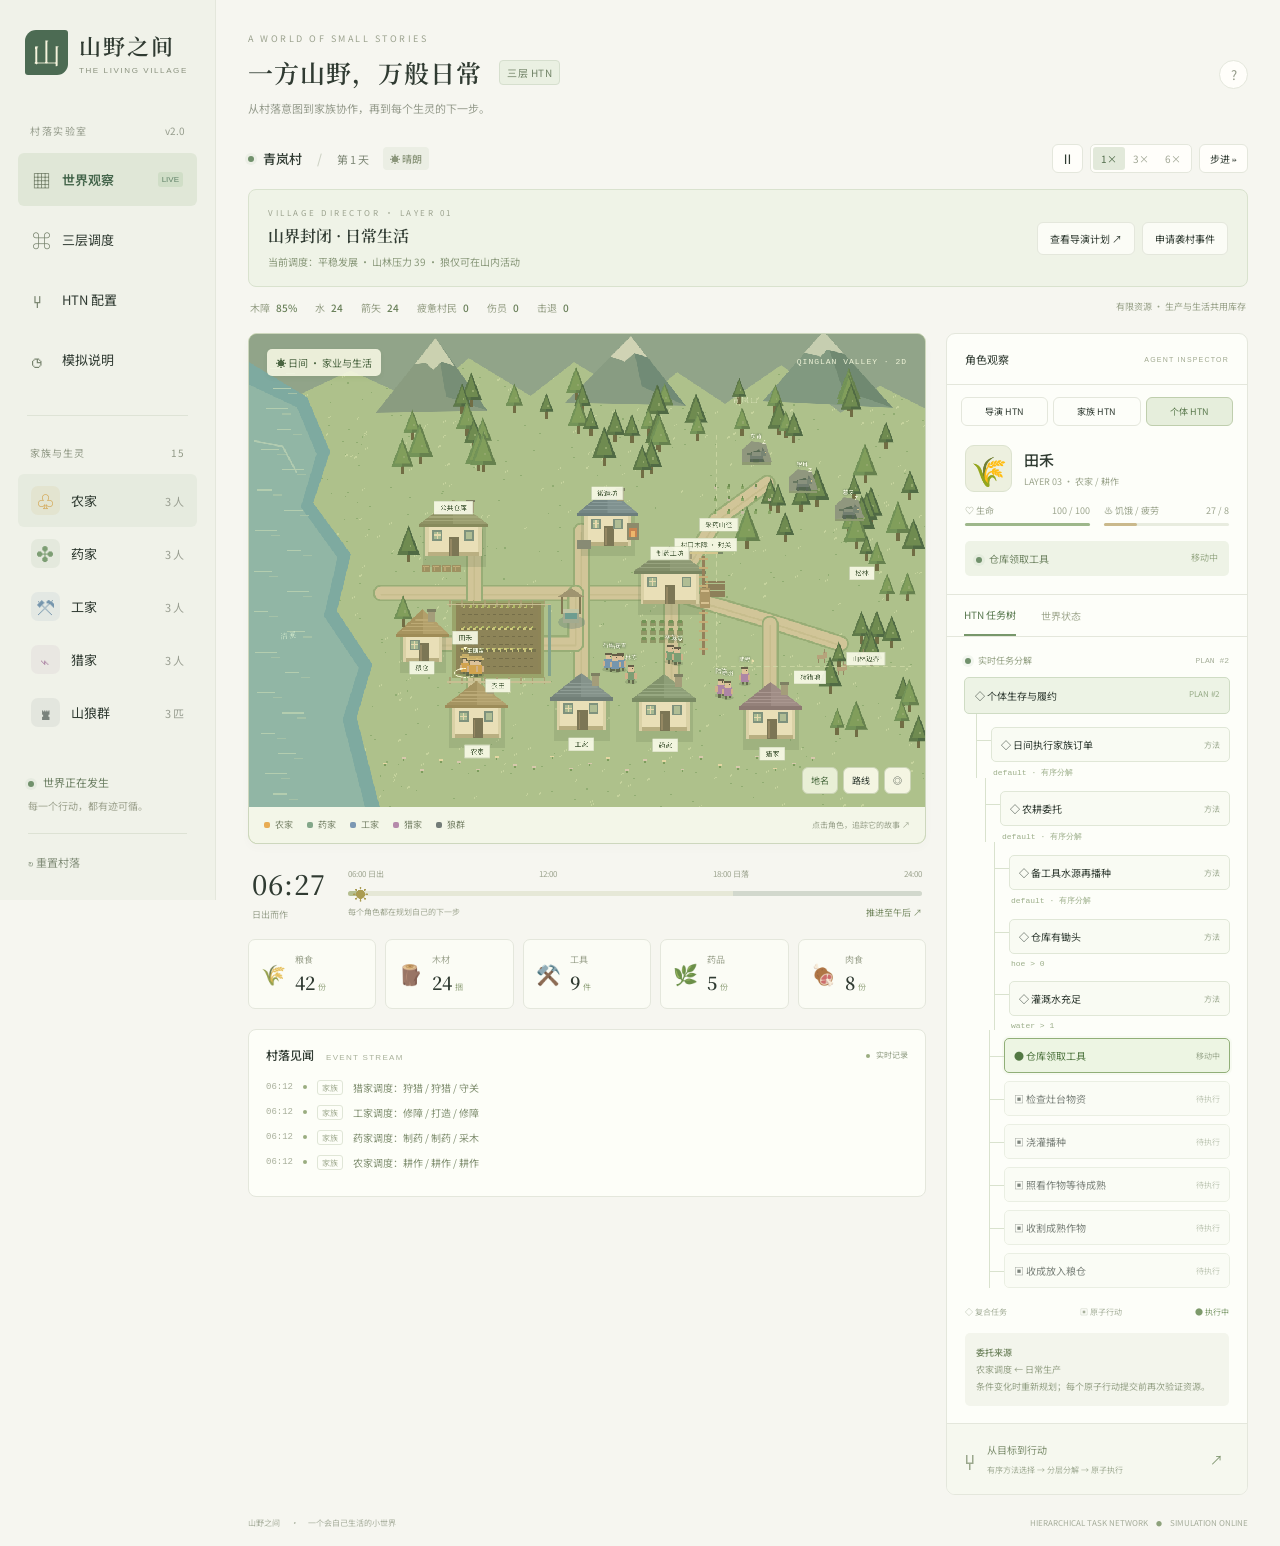
<file: village/index.html>
<!doctype html>
<html lang="zh-CN"><head><meta charset="UTF-8"><meta name="viewport" content="width=device-width, initial-scale=1"><title>山野之间 · HTN 村落实验室</title><meta name="description" content="一个由分层任务网络驱动的鲜活村落。观察、探索与编排每一个角色的日常。"><link rel="stylesheet" href="style.css?v=2.0.1"></head>
<body><aside class="sidebar"><a class="brand" href="./"><span class="brand-mark">山</span><span>山野之间<small>THE LIVING VILLAGE</small></span></a><div class="workspace-label">村落实验室 <span>v2.0</span></div><nav><button class="nav active" data-view="world"><span>▦</span> 世界观察 <em>LIVE</em></button><button class="nav" data-view="hierarchy"><span>⌘</span> 三层调度</button><button class="nav" data-view="config"><span>⑂</span> HTN 配置</button><button class="nav" data-view="guide"><span>◷</span> 模拟说明</button></nav><div class="side-rule"></div><div class="section-label">家族与生灵 <span>15</span></div><div id="families"></div><div class="sidebar-bottom"><span class="live-dot"></span> 世界正在发生 <small>每一个行动，都有迹可循。</small><button id="reset" class="reset">↻ 重置村落</button></div></aside>
<main><header><div><div class="eyebrow">A WORLD OF SMALL STORIES</div><h1>一方山野，万般日常<span class="header-tag">三层 HTN</span></h1><p>从村落意图到家族协作，再到每个生灵的下一步。</p></div><button id="help" class="icon-button" title="模拟说明">?</button></header>
<div class="toolbar"><div class="world-title"><span class="live-dot"></span> 青岚村 <span class="divider">/</span> <span id="day">第 1 天</span><span id="weather">☀ 晴朗</span></div><div class="time-controls"><button id="pause" title="暂停 / 继续">Ⅱ</button><div id="speeds"><button class="chosen" data-speed="1">1×</button><button data-speed="3">3×</button><button data-speed="6">6×</button></div><button id="step" title="前进 10 分钟">步进 ↦</button></div></div>
<div id="directorBanner"></div><section id="hierarchyView" hidden></section><section class="workspace" id="worldView"><div class="world-column"><div class="map-card"><div class="map-top"><span id="phase">☀ 清晨 · 万物初醒</span><span class="map-coordinate">QINGLAN VALLEY · 2D</span></div><canvas id="world" aria-label="可点击选择村民和狼的二维村落世界"></canvas><div class="map-overlay"><button id="labels" class="map-toggle selected" title="切换地名">地名</button><button id="paths" class="map-toggle" title="切换行动路线">路线</button><button id="focus" class="map-toggle" title="选中下一个单位">◎</button></div><div class="map-legend"><span><i style="background:#e8ac53"></i>农家</span><span><i style="background:#83a789"></i>药家</span><span><i style="background:#7b98b3"></i>工家</span><span><i style="background:#b58aab"></i>猎家</span><span><i style="background:#737c78"></i>狼群</span><span class="map-hint">点击角色，追踪它的故事 ↗</span></div></div>
<div class="dayline"><div class="clock"><strong id="clock">06:00</strong><span id="clockLabel">日出而作</span></div><div class="suntrack"><div class="track-labels"><span>06:00 日出</span><span>12:00</span><span>18:00 日落</span><span>24:00</span></div><div class="track"><div id="timeFill"></div><span id="sunDot">☀</span><span class="night-shade"></span></div><div class="track-foot"><span>每个角色都在规划自己的下一步</span><button id="jump">推进至午后 ↗</button></div></div></div>
<div class="resources" id="resources"></div><div class="event-card"><div class="panel-heading"><h2>村落见闻 <span>EVENT STREAM</span></h2><span class="recording"><i></i> 实时记录</span></div><div id="events"></div></div></div>
<aside class="inspector"><div class="inspector-title"><span>角色观察</span><span class="tiny-tag">AGENT INSPECTOR</span></div><div id="agentInfo"></div><div class="inspector-tabs"><button class="active" data-tab="plan">HTN 任务树</button><button data-tab="state">世界状态</button></div><div id="planPanel"><div class="plan-caption"><span class="live-dot"></span> 实时任务分解 <span id="planVersion"></span></div><div id="tree"></div><div class="node-key"><span>◇ 复合任务</span><span>▣ 原子行动</span><span class="green-text">● 执行中</span></div><div class="method-note" id="methodNote"></div></div><div id="statePanel" hidden></div><div class="inspector-footer"><span>⑂</span><p>从目标到行动<br><small>有序方法选择 → 分层分解 → 原子执行</small></p><button id="editConfig" title="编辑 HTN 配置">↗</button></div></aside></section>
<section id="configView" hidden></section><section id="guideView" hidden></section><footer><span>山野之间 <i>·</i> 一个会自己生活的小世界</span><span>HIERARCHICAL TASK NETWORK <span class="footer-dot">●</span> SIMULATION ONLINE</span></footer></main><div id="toast" role="status"></div><script src="engine.js?v=2.0.1"></script><script src="app.js?v=2.0.1"></script><script src="world.js?v=2.0.1"></script><script src="boot.js?v=2.0.1"></script></body></html>
</file>
<file: assets/css/style.css>
/* ============================================================
   whims — 主题与布局
   ============================================================ */

/* ---- 主题变量：默认 light，手动/系统可切 dark ---- */
:root {
  --bg: #fafafa;
  --fg: #1a1a1a;
  --fg-muted: #666666;
  --fg-faint: #a3a3a3;
  --line: #e4e4e4;
  --line-strong: #1a1a1a;
  --card-bg: #ffffff;
  --shadow: rgba(26, 26, 26, 0.12);
  --glow: rgba(26, 26, 26, 0.06);
}

:root[data-theme="dark"] {
  --bg: #0e0e10;
  --fg: #e8e8ea;
  --fg-muted: #9a9aa2;
  --fg-faint: #5c5c64;
  --line: #26262c;
  --line-strong: #e8e8ea;
  --card-bg: #17171b;
  --shadow: rgba(0, 0, 0, 0.5);
  --glow: rgba(255, 255, 255, 0.05);
}

@media (prefers-color-scheme: dark) {
  :root:not([data-theme="light"]) {
    --bg: #0e0e10;
    --fg: #e8e8ea;
    --fg-muted: #9a9aa2;
    --fg-faint: #5c5c64;
    --line: #26262c;
    --line-strong: #e8e8ea;
    --card-bg: #17171b;
    --shadow: rgba(0, 0, 0, 0.5);
    --glow: rgba(255, 255, 255, 0.05);
  }
}

/* ---- reset ---- */
*,
*::before,
*::after {
  margin: 0;
  padding: 0;
  box-sizing: border-box;
}

html {
  scroll-behavior: smooth;
}

body {
  background: var(--bg);
  color: var(--fg);
  font-family: 'Space Grotesk', 'Noto Sans SC', -apple-system, 'Segoe UI',
    'PingFang SC', 'Microsoft YaHei', sans-serif;
  font-weight: 400;
  line-height: 1.65;
  -webkit-font-smoothing: antialiased;
  min-height: 100vh;
  display: flex;
  flex-direction: column;
  transition: background 0.35s ease, color 0.35s ease;
}

.mono {
  font-family: 'JetBrains Mono', 'SF Mono', 'Cascadia Code', Consolas,
    monospace;
}

/* ---- 外框 ---- */
.frame {
  position: fixed;
  inset: 14px;
  border: 1px solid var(--line);
  pointer-events: none;
  z-index: 100;
}

/* ---- header ---- */
.site-header {
  display: flex;
  align-items: center;
  justify-content: space-between;
  padding: 40px 56px 0;
  flex-wrap: wrap;
  gap: 16px;
}

.wordmark {
  text-decoration: none;
  color: var(--fg);
  font-family: 'JetBrains Mono', monospace;
  font-size: 1.15rem;
  letter-spacing: -0.02em;
  display: inline-flex;
  align-items: baseline;
  gap: 4px;
}

.wm-main { font-weight: 500; }
.wm-dot { color: var(--fg-faint); }
.wm-sub { color: var(--fg-muted); }

.nav {
  display: flex;
  gap: 26px;
  font-family: 'JetBrains Mono', monospace;
  font-size: 0.82rem;
}

.nav a {
  color: var(--fg-muted);
  text-decoration: none;
  position: relative;
  padding-bottom: 3px;
  transition: color 0.2s;
}

.nav a::after {
  content: '';
  position: absolute;
  left: 0;
  bottom: 0;
  width: 0;
  height: 1px;
  background: var(--fg);
  transition: width 0.25s ease;
}

.nav a:hover { color: var(--fg); }
.nav a:hover::after { width: 100%; }

.ext { font-size: 0.75em; color: var(--fg-faint); }

/* ---- 主题切换按钮 ---- */
.theme-toggle {
  display: inline-flex;
  align-items: center;
  gap: 6px;
  background: transparent;
  border: 1px solid var(--line);
  color: var(--fg-muted);
  padding: 6px 12px;
  border-radius: 999px;
  cursor: pointer;
  font-family: 'JetBrains Mono', monospace;
  font-size: 0.75rem;
  transition: border-color 0.2s, color 0.2s;
}

.theme-toggle:hover {
  border-color: var(--line-strong);
  color: var(--fg);
}

.theme-icon { font-size: 0.9rem; line-height: 1; }
.theme-label { letter-spacing: 0.04em; }

/* ---- main ---- */
main {
  flex: 1;
  padding: 0 56px;
  max-width: 1120px;
  width: 100%;
  margin: 0 auto;
}

/* ---- hero ---- */
.hero {
  padding: 92px 0 80px;
}

.overline {
  font-family: 'JetBrains Mono', monospace;
  font-size: 0.72rem;
  letter-spacing: 0.22em;
  color: var(--fg-muted);
  margin-bottom: 26px;
}

.hero-title {
  font-size: clamp(2.4rem, 7vw, 5rem);
  font-weight: 600;
  letter-spacing: -0.04em;
  line-height: 1.08;
  margin-bottom: 30px;
}

.hero-title .line { display: block; }

.hero-sub {
  font-size: 1.15rem;
  font-weight: 400;
  color: var(--fg-muted);
  max-width: 560px;
  margin-bottom: 28px;
}

/* ---- section head ---- */
.section-head {
  display: flex;
  align-items: center;
  gap: 16px;
  margin-bottom: 32px;
}

.section-tag {
  font-family: 'JetBrains Mono', monospace;
  font-size: 0.72rem;
  letter-spacing: 0.22em;
  color: var(--fg-muted);
  white-space: nowrap;
}

.section-line {
  flex: 1;
  height: 1px;
  background: var(--line);
}

/* ---- projects ---- */
.projects { padding: 72px 0 96px; }

.cards {
  display: grid;
  grid-template-columns: repeat(3, 1fr);
  gap: 20px;
}

.card {
  position: relative;
  display: flex;
  flex-direction: column;
  background: var(--card-bg);
  border: 1px solid var(--line);
  padding: 28px 26px;
  min-height: 200px;
  text-decoration: none;
  color: var(--fg);
  transition: transform 0.25s ease, border-color 0.25s ease,
    box-shadow 0.25s ease;
}

a.card:hover {
  border-color: var(--line-strong);
  transform: translateY(-3px);
  box-shadow: 4px 4px 0 var(--fg);
}

.card--primary { border-color: var(--line-strong); }

.card-num {
  font-family: 'JetBrains Mono', monospace;
  font-size: 0.72rem;
  color: var(--fg-faint);
  margin-bottom: 20px;
}

.card-title {
  font-size: 1.3rem;
  font-weight: 500;
  letter-spacing: -0.01em;
  margin-bottom: 10px;
}

.card-desc {
  font-size: 0.92rem;
  font-weight: 300;
  color: var(--fg-muted);
  flex: 1;
}

.card-meta {
  font-family: 'JetBrains Mono', monospace;
  font-size: 0.72rem;
  color: var(--fg-faint);
  margin-top: 20px;
}

.card-badge {
  position: absolute;
  top: 26px;
  right: 26px;
  font-family: 'JetBrains Mono', monospace;
  font-size: 0.6rem;
  letter-spacing: 0.1em;
  color: var(--fg-muted);
  border: 1px solid var(--line);
  padding: 4px 8px;
  border-radius: 4px;
}

/* ---- 彩蛋：连点 more 十次，展开归档内容 ---- */
.more-egg {
  margin: 30px 0 0;
  text-align: center;
}

.more-hint {
  appearance: none;
  background: none;
  border: 0;
  padding: 6px 10px;
  font-family: 'JetBrains Mono', monospace;
  font-size: 0.68rem;
  letter-spacing: 0.18em;
  color: var(--fg-faint);
  opacity: 0.5;
  cursor: pointer;
  transition: opacity 0.25s ease, color 0.25s ease;
}

.more-hint:hover,
.more-hint:focus-visible {
  opacity: 1;
  color: var(--fg);
  outline: none;
}

.more-hint.tick {
  animation: more-tick 0.22s ease;
}

.more-hint.is-done {
  opacity: 0.28;
  cursor: default;
}

@keyframes more-tick {
  0% { transform: scale(1); }
  45% { transform: scale(1.25); }
  100% { transform: scale(1); }
}

/* 归档面板默认不占位；展开后里面的卡片直接进入上面的网格 */
.more-panel {
  display: none;
}

.more-panel.is-open {
  display: contents;
}

/* 四角线条 */
.card-corner {
  position: absolute;
  width: 9px;
  height: 9px;
  pointer-events: none;
}
.card-corner.tl { top: -1px; left: -1px; border-top: 2px solid var(--fg); border-left: 2px solid var(--fg); }
.card-corner.tr { top: -1px; right: -1px; border-top: 2px solid var(--fg); border-right: 2px solid var(--fg); }
.card-corner.bl { bottom: -1px; left: -1px; border-bottom: 2px solid var(--fg); border-left: 2px solid var(--fg); }
.card-corner.br { bottom: -1px; right: -1px; border-bottom: 2px solid var(--fg); border-right: 2px solid var(--fg); }

/* ---- footer ---- */
.site-footer {
  display: flex;
  align-items: center;
  flex-wrap: wrap;
  gap: 12px;
  padding: 26px 56px;
  border-top: 1px solid var(--line);
  font-family: 'JetBrains Mono', monospace;
  font-size: 0.74rem;
  color: var(--fg-muted);
}

.site-footer a { color: var(--fg-muted); text-decoration: none; }
.site-footer a:hover { color: var(--fg); text-decoration: underline; }
.foot-sep { color: var(--fg-faint); }

/* ---- 响应式 ---- */
@media (max-width: 860px) {
  .cards { grid-template-columns: 1fr; }
}

@media (max-width: 640px) {
  .frame { inset: 8px; }
  .site-header, main, .site-footer { padding-left: 28px; padding-right: 28px; }
  .site-header { padding-top: 28px; }
  .hero { padding: 56px 0 56px; }
  .projects { padding: 48px 0 56px; }
  .nav { gap: 16px; font-size: 0.76rem; }
  .theme-toggle { padding: 5px 10px; }
}

/* ---- 淡入动画 ---- */
.reveal {
  opacity: 0;
  transform: translateY(14px);
  transition: opacity 0.7s ease, transform 0.7s ease;
}
.reveal.is-visible { opacity: 1; transform: translateY(0); }

@media (prefers-reduced-motion: reduce) {
  .reveal { opacity: 1; transform: none; transition: none; }
  .more-hint { transition: none; }
  .more-hint.tick { animation: none; }
  html { scroll-behavior: auto; }
}
</file>
<file: ash-court/journey.css>
body{touch-action:none;overscroll-behavior:none;-webkit-user-select:none;user-select:none}
#journey,#loading{position:fixed;inset:0;z-index:15;display:grid;place-items:center}
#journey{background:repeating-linear-gradient(0deg,#26232c 0 3px,#292630 3px 5px);padding:clamp(12px,4vw,64px)}
#parchment{position:relative;width:100%;height:100%;max-width:1350px;max-height:780px;border:4px double #594855;outline:1px solid #c7b598;background:#dbccb1;box-shadow:0 10px 28px #120f18b0;overflow:hidden}
#terrain{position:absolute;inset:0;width:100%;height:100%;image-rendering:pixelated}
#parchment h1{position:absolute;top:5%;left:5%;margin:0;font:700 clamp(22px,4vw,43px) SimSun,serif;color:#493641;letter-spacing:.20em}
.pin{position:absolute;transform:translate(-50%,-50%);display:grid;justify-items:center;gap:3px;background:transparent;border:0;padding:8px;color:#352731}
.pin img{width:clamp(82px,14vw,167px);height:auto;image-rendering:pixelated;filter:drop-shadow(2px 5px 0 #59434855);transition:transform .14s}
.pin:hover img,.pin:focus-visible img{transform:translateY(-4px)}
.pin span{font:700 clamp(16px,2.2vw,24px) SimSun,serif;letter-spacing:.15em;background:#342a34;color:#f3e4c9;border:2px solid #cba982;box-shadow:2px 3px 0 #4837436b;padding:4px 12px}
.pin small{background:#ddceb3df;color:#493642;font-size:11px;letter-spacing:.1em;padding:2px 4px}
.farm{left:28%;top:65%}.keep{left:72%;top:34%}
#loading{z-index:18;background:#211d27;color:#f3dfbd;align-content:center;gap:18px;font:30px SimSun,serif;letter-spacing:.22em}
#loading i{width:120px;height:2px;background:#d6ad76;transform-origin:left;animation:travel .55s ease-out both}
@keyframes travel{from{transform:scaleX(0)}to{transform:scaleX(1)}}
#lesson{position:absolute;left:50%;bottom:12%;transform:translateX(-50%);z-index:7;width:min(440px,85%);text-align:center;background:#211a23ee;border:1px solid #d3b181;padding:12px 18px;pointer-events:none;box-shadow:0 4px 24px #17101c69}
#lesson h2{font:22px SimSun,serif;letter-spacing:.15em;margin:5px}#lesson p{font-size:14px;line-height:1.5;margin:4px}
#pause-game{position:absolute;top:3%;left:3%;padding:5px 10px;font:16px sans-serif}
#return-map{margin-top:8px}#journey[hidden],#loading[hidden],#lesson[hidden]{display:none}
#modal{z-index:8}
@media(orientation:portrait){.farm{left:34%;top:69%}.keep{left:67%;top:32%}.pin img{width:110px}
#enemy{width:58%;top:2%}#enemy .name{font-size:17px}#status{top:15%;right:4%}#status .name{font-size:15px}
header{width:42%;bottom:10%}#lesson{bottom:19%}footer{line-height:1.5}}
@media(pointer:coarse){footer{font-size:11px;bottom:max(2%,env(safe-area-inset-bottom))}#pause-game{min-width:40px;min-height:36px}}
@media(max-height:480px){.pin img{width:85px}#enemy .name{font-size:16px;margin:2px}#enemy .bar{height:5px}#enemy .poise{height:3px}header{bottom:8%}#lesson{padding:5px 10px;bottom:8%}#lesson h2{font-size:17px}#lesson p{font-size:12px}}
html,body{height:100%;width:100%;overflow:hidden}
body{position:fixed;inset:0}
body>canvas:first-child{position:absolute;inset:0}
#hero{top:0;left:0;height:0}
</file>
<file: life-test/style.css>
/* ============================================================
   凡人歌 · 人生模拟器 — 样式（延续 umicya 简约线条风）
   ============================================================ */

:root {
  --bg: #fafafa;
  --fg: #1a1a1a;
  --fg-muted: #666666;
  --fg-faint: #a3a3a3;
  --line: #e4e4e4;
  --line-strong: #1a1a1a;
  --card-bg: #ffffff;
  --good: #2e8b57;
  --bad: #d9482f;
  --warn: #d4a017;
  --accent: #3b6fd4;
}

:root[data-theme="dark"] {
  --bg: #0e0e10;
  --fg: #e8e8ea;
  --fg-muted: #9a9aa2;
  --fg-faint: #5c5c64;
  --line: #26262c;
  --line-strong: #e8e8ea;
  --card-bg: #17171b;
  --good: #4cbf8a;
  --bad: #ff6b5a;
  --warn: #e6b84c;
  --accent: #6b9bff;
}

@media (prefers-color-scheme: dark) {
  :root:not([data-theme="light"]) {
    --bg: #0e0e10;
    --fg: #e8e8ea;
    --fg-muted: #9a9aa2;
    --fg-faint: #5c5c64;
    --line: #26262c;
    --line-strong: #e8e8ea;
    --card-bg: #17171b;
    --good: #4cbf8a;
    --bad: #ff6b5a;
    --warn: #e6b84c;
    --accent: #6b9bff;
  }
}

* { margin: 0; padding: 0; box-sizing: border-box; }

html { scroll-behavior: smooth; }

body {
  background: var(--bg);
  color: var(--fg);
  font-family: 'Space Grotesk', 'Noto Sans SC', -apple-system, 'Segoe UI',
    'PingFang SC', 'Microsoft YaHei', sans-serif;
  line-height: 1.65;
  -webkit-font-smoothing: antialiased;
  min-height: 100vh;
  display: flex;
  flex-direction: column;
  transition: background 0.35s ease, color 0.35s ease;
}

.mono {
  font-family: 'JetBrains Mono', 'SF Mono', 'Cascadia Code', Consolas, monospace;
}

/* 外框 */
.frame {
  position: fixed;
  inset: 14px;
  border: 1px solid var(--line);
  pointer-events: none;
  z-index: 100;
}

/* header */
.site-header {
  display: flex;
  align-items: center;
  justify-content: space-between;
  padding: 28px 40px 0;
  flex-wrap: wrap;
  gap: 12px;
}

.wordmark {
  text-decoration: none;
  color: var(--fg);
  font-family: 'JetBrains Mono', monospace;
  font-size: 1.1rem;
  letter-spacing: -0.02em;
  display: inline-flex;
  align-items: baseline;
  gap: 4px;
}
.wm-main { font-weight: 500; }
.wm-dot { color: var(--fg-faint); }
.wm-sub { color: var(--fg-muted); }

.head-right { display: flex; align-items: center; gap: 14px; }
.subtitle { font-size: 0.8rem; color: var(--fg-faint); font-family: 'JetBrains Mono', monospace; }

.theme-toggle {
  display: inline-flex;
  align-items: center;
  gap: 6px;
  background: transparent;
  border: 1px solid var(--line);
  color: var(--fg-muted);
  padding: 5px 11px;
  border-radius: 999px;
  cursor: pointer;
  font-family: 'JetBrains Mono', monospace;
  font-size: 0.72rem;
  transition: border-color 0.2s, color 0.2s;
}
.theme-toggle:hover { border-color: var(--line-strong); color: var(--fg); }
.theme-icon { font-size: 0.85rem; line-height: 1; }
.theme-label { letter-spacing: 0.04em; }

main {
  flex: 1;
  padding: 24px 40px;
  max-width: 860px;
  width: 100%;
  margin: 0 auto;
}

/* ---- 屏幕切换 ---- */
.screen { display: none; }
.screen.active { display: block; animation: fadeIn 0.3s ease; }

@keyframes fadeIn {
  from { opacity: 0; transform: translateY(8px); }
  to { opacity: 1; transform: translateY(0); }
}

/* ============ 开局 ============ */
.start-head { text-align: center; padding: 40px 0 32px; }
.overline {
  font-family: 'JetBrains Mono', monospace;
  font-size: 0.7rem;
  letter-spacing: 0.22em;
  color: var(--fg-muted);
  margin-bottom: 16px;
}
.start-title {
  font-size: clamp(1.8rem, 5vw, 2.8rem);
  font-weight: 600;
  letter-spacing: -0.03em;
  margin-bottom: 10px;
}
.start-sub { color: var(--fg-muted); font-size: 1rem; }

.roll-box {
  display: grid;
  grid-template-columns: repeat(3, 1fr);
  gap: 16px;
  margin-bottom: 24px;
}

.trait-card {
  position: relative;
  display: flex;
  flex-direction: column;
  gap: 10px;
  background: var(--card-bg);
  border: 1px solid var(--line);
  padding: 24px 20px;
  min-height: 150px;
  cursor: pointer;
  text-align: left;
  color: var(--fg);
  font-family: inherit;
  transition: transform 0.2s ease, border-color 0.2s ease, box-shadow 0.2s ease;
}
.trait-card:hover {
  border-color: var(--trait-color, var(--line-strong));
  transform: translateY(-3px);
  box-shadow: 4px 4px 0 var(--trait-color, var(--fg));
}
.trait-card::before {
  content: '';
  position: absolute;
  top: 0; left: 0; right: 0;
  height: 3px;
  background: var(--trait-color, var(--line-strong));
}
.trait-name {
  font-size: 1.2rem;
  font-weight: 600;
  color: var(--trait-color, var(--fg));
}
.trait-desc { font-size: 0.85rem; color: var(--fg-muted); line-height: 1.6; }

.seed-line {
  display: flex;
  align-items: center;
  justify-content: center;
  gap: 16px;
  flex-wrap: wrap;
  font-family: 'JetBrains Mono', monospace;
  font-size: 0.8rem;
  color: var(--fg-muted);
}
.ghost-btn {
  background: transparent;
  border: 1px solid var(--line);
  color: var(--fg-muted);
  padding: 7px 14px;
  border-radius: 6px;
  cursor: pointer;
  font-family: inherit;
  font-size: 0.8rem;
  transition: border-color 0.2s, color 0.2s;
}
.ghost-btn:hover { border-color: var(--line-strong); color: var(--fg); }

/* ============ 人生推进 ============ */
.status-bar {
  display: grid;
  grid-template-columns: repeat(4, 1fr);
  gap: 12px;
  margin-bottom: 14px;
}
.stat {
  background: var(--card-bg);
  border: 1px solid var(--line);
  padding: 12px 16px;
  display: flex;
  flex-direction: column;
  gap: 2px;
}
.stat-k {
  font-family: 'JetBrains Mono', monospace;
  font-size: 0.68rem;
  letter-spacing: 0.1em;
  color: var(--fg-faint);
  text-transform: uppercase;
}
.stat-v { font-size: 1.6rem; font-weight: 600; line-height: 1.1; }
.stat-u { font-size: 0.75rem; color: var(--fg-faint); }

.lifebar {
  height: 10px;
  background: var(--line);
  border-radius: 999px;
  overflow: hidden;
  margin-bottom: 18px;
}
.lifebar-fill {
  height: 100%;
  background: #2e8b57;
  border-radius: 999px;
  transition: width 0.4s ease, background 0.4s ease;
}

.stats-grid {
  display: grid;
  grid-template-columns: repeat(5, 1fr);
  gap: 14px;
  margin-bottom: 20px;
}
.attr { display: flex; flex-direction: column; gap: 6px; }
.attr-name {
  font-family: 'JetBrains Mono', monospace;
  font-size: 0.7rem;
  color: var(--fg-muted);
}
.bar {
  height: 6px;
  background: var(--line);
  border-radius: 999px;
  overflow: hidden;
}
.bar-fill {
  height: 100%;
  background: var(--accent);
  border-radius: 999px;
  transition: width 0.35s ease;
}

.meta-line {
  display: flex;
  align-items: center;
  gap: 12px;
  margin-bottom: 16px;
}
.stage-label {
  font-family: 'JetBrains Mono', monospace;
  font-size: 0.8rem;
  letter-spacing: 0.08em;
  color: var(--fg);
  border: 1px solid var(--line);
  padding: 4px 10px;
  border-radius: 4px;
}
.trait-badge {
  font-size: 0.8rem;
  color: var(--accent);
  border: 1px solid var(--line);
  padding: 4px 10px;
  border-radius: 4px;
}

.log {
  background: var(--card-bg);
  border: 1px solid var(--line);
  padding: 16px 18px;
  max-height: 320px;
  overflow-y: auto;
  margin-bottom: 20px;
  font-size: 0.85rem;
}
.log-item { padding: 4px 0; border-bottom: 1px solid var(--line); color: var(--fg-muted); }
.log-item:last-child { border-bottom: none; }
.log-item .log-age {
  font-family: 'JetBrains Mono', monospace;
  font-size: 0.72rem;
  color: var(--fg-faint);
  margin-right: 8px;
}
.log-item.good { color: var(--good); }
.log-item.bad { color: var(--bad); }
.log-item.warn { color: var(--warn); }
.log-item.death { color: var(--bad); font-weight: 600; }

.controls {
  display: flex;
  gap: 12px;
  flex-wrap: wrap;
  justify-content: center;
}
.btn {
  border: 1px solid var(--line);
  background: var(--card-bg);
  color: var(--fg);
  padding: 12px 22px;
  border-radius: 6px;
  cursor: pointer;
  font-family: inherit;
  font-size: 0.95rem;
  transition: border-color 0.2s, transform 0.15s;
}
.btn:hover { border-color: var(--line-strong); transform: translateY(-1px); }
.btn-primary {
  background: var(--fg);
  color: var(--bg);
  border-color: var(--fg);
}
.btn-primary:hover { border-color: var(--fg); }
.btn-ghost { background: transparent; }
.hint {
  text-align: center;
  margin-top: 12px;
  font-family: 'JetBrains Mono', monospace;
  font-size: 0.72rem;
  color: var(--fg-faint);
}

/* ============ 结算 ============ */
.end-card {
  background: var(--card-bg);
  border: 1px solid var(--line);
  max-width: 480px;
  margin: 40px auto;
  padding: 40px 36px;
  text-align: center;
}
.end-grade {
  font-size: 5rem;
  font-weight: 700;
  line-height: 1;
  letter-spacing: -0.04em;
}
.end-label { font-size: 1.2rem; color: var(--fg-muted); margin: 8px 0 16px; }
.end-score { font-size: 1rem; color: var(--fg-muted); margin-bottom: 12px; }
.end-score strong { color: var(--fg); font-size: 1.6rem; }
.end-line {
  font-size: 0.9rem;
  color: var(--fg-faint);
  margin-bottom: 28px;
  font-style: italic;
}

.end-death-alert {
  background: rgba(217, 72, 47, 0.12);
  border: 1px solid var(--bad);
  color: var(--bad);
  padding: 12px 16px;
  border-radius: 6px;
  font-size: 0.9rem;
  margin-bottom: 24px;
  line-height: 1.5;
}

.retire-hint {
  font-size: 0.85rem;
  color: var(--fg-muted);
  margin-bottom: 8px;
}
.retire-hint strong { color: var(--fg); }

.end-grid {
  display: grid;
  grid-template-columns: repeat(2, 1fr);
  gap: 10px;
  margin-bottom: 28px;
  text-align: left;
}
.end-item {
  border: 1px solid var(--line);
  padding: 10px 14px;
  display: flex;
  flex-direction: column;
  gap: 2px;
}
.ei-k {
  font-family: 'JetBrains Mono', monospace;
  font-size: 0.66rem;
  letter-spacing: 0.1em;
  color: var(--fg-faint);
  text-transform: uppercase;
}
.ei-v { font-size: 1.15rem; font-weight: 600; word-break: break-all; }
.ei-u { font-size: 0.75rem; color: var(--fg-faint); }

/* footer */
.site-footer {
  display: flex;
  align-items: center;
  flex-wrap: wrap;
  gap: 12px;
  padding: 22px 40px;
  border-top: 1px solid var(--line);
  font-family: 'JetBrains Mono', monospace;
  font-size: 0.74rem;
  color: var(--fg-muted);
}
.site-footer a { color: var(--fg-muted); text-decoration: none; }
.site-footer a:hover { color: var(--fg); text-decoration: underline; }
.foot-sep { color: var(--fg-faint); }

/* ---- 响应式 ---- */
@media (max-width: 640px) {
  .frame { inset: 8px; }
  .site-header, main, .site-footer { padding-left: 20px; padding-right: 20px; }
  .roll-box { grid-template-columns: 1fr; }
  .status-bar { grid-template-columns: repeat(2, 1fr); }
  .stats-grid { grid-template-columns: repeat(2, 1fr); }
  .stat-v { font-size: 1.3rem; }
  .log { max-height: 240px; }
}

@media (prefers-reduced-motion: reduce) {
  .screen.active { animation: none; }
  .lifebar-fill, .bar-fill { transition: none; }
}
</file>
<file: life/assets/css/style.css>
/* ============================================================
   上班魂 · 拿命换钱 — 样式（简约线条风：白底 + 细边框 + 等宽 + 大留白）
   ============================================================ */

:root {
  --bg: #fafafa;
  --fg: #1a1a1a;
  --fg-muted: #666666;
  --fg-faint: #a3a3a3;
  --line: #e4e4e4;
  --line-strong: #1a1a1a;
  --card-bg: #ffffff;
  --good: #2e8b57;
  --bad: #d9482f;
  --warn: #d4a017;
  --accent: #3b6fd4;
  --water: #eef5ff;
}

:root[data-theme="dark"] {
  --bg: #0e0e10;
  --fg: #e8e8ea;
  --fg-muted: #9a9aa2;
  --fg-faint: #5c5c64;
  --line: #26262c;
  --line-strong: #e8e8ea;
  --card-bg: #17171b;
  --good: #4cbf8a;
  --bad: #ff6b5a;
  --warn: #e6b84c;
  --accent: #6b9bff;
  --water: #12181f;
}

@media (prefers-color-scheme: dark) {
  :root:not([data-theme="light"]) {
    --bg: #0e0e10;
    --fg: #e8e8ea;
    --fg-muted: #9a9aa2;
    --fg-faint: #5c5c64;
    --line: #26262c;
    --line-strong: #e8e8ea;
    --card-bg: #17171b;
    --good: #4cbf8a;
    --bad: #ff6b5a;
    --warn: #e6b84c;
    --accent: #6b9bff;
    --water: #12181f;
  }
}

* { margin: 0; padding: 0; box-sizing: border-box; }

html { scroll-behavior: smooth; }

body {
  background: var(--bg);
  color: var(--fg);
  font-family: 'Space Grotesk', 'Noto Sans SC', -apple-system, 'Segoe UI',
    'PingFang SC', 'Microsoft YaHei', sans-serif;
  line-height: 1.6;
  -webkit-font-smoothing: antialiased;
  min-height: 100vh;
  display: flex;
  flex-direction: column;
  transition: background 0.35s ease, color 0.35s ease;
  -webkit-tap-highlight-color: transparent;
}

.mono {
  font-family: 'JetBrains Mono', 'SF Mono', 'Cascadia Code', Consolas, monospace;
}

/* 外框 */
.frame {
  position: fixed;
  inset: 14px;
  border: 1px solid var(--line);
  pointer-events: none;
  z-index: 100;
}

/* header */
.site-header {
  display: flex;
  align-items: center;
  justify-content: space-between;
  padding: 20px 24px 0;
  max-width: 560px;
  width: 100%;
  margin: 0 auto;
}
.wordmark {
  font-family: 'JetBrains Mono', monospace;
  font-size: 1.05rem;
  letter-spacing: -0.02em;
  display: inline-flex;
  align-items: baseline;
  gap: 4px;
}
.wm-main { font-weight: 600; }
.wm-dot { color: var(--fg-faint); }
.wm-sub { color: var(--fg-muted); }

.theme-toggle {
  display: inline-flex;
  align-items: center;
  gap: 6px;
  background: transparent;
  border: 1px solid var(--line);
  color: var(--fg-muted);
  padding: 6px 12px;
  border-radius: 999px;
  cursor: pointer;
  font-family: 'JetBrains Mono', monospace;
  font-size: 0.72rem;
  min-height: 40px;
  transition: border-color 0.2s, color 0.2s;
}
.theme-toggle:hover { border-color: var(--line-strong); color: var(--fg); }
.theme-icon { font-size: 0.85rem; line-height: 1; }
.theme-label { letter-spacing: 0.04em; }

main {
  flex: 1;
  padding: 16px 16px 24px;
  max-width: 560px;
  width: 100%;
  margin: 0 auto;
}

/* ---- 屏幕切换 ---- */
.screen { display: none; }
.screen.active { display: block; animation: fadeIn 0.3s ease; }

@keyframes fadeIn {
  from { opacity: 0; transform: translateY(8px); }
  to { opacity: 1; transform: translateY(0); }
}

/* ============ 开局 roll ============ */
.start-head { text-align: center; padding: 24px 0 20px; }
.overline {
  font-family: 'JetBrains Mono', monospace;
  font-size: 0.68rem;
  letter-spacing: 0.18em;
  color: var(--fg-muted);
  margin-bottom: 12px;
}
.start-title {
  font-size: clamp(1.7rem, 5vw, 2.4rem);
  font-weight: 600;
  letter-spacing: -0.03em;
  margin-bottom: 8px;
}
.start-sub { color: var(--fg-muted); font-size: 0.95rem; }

.roll-box {
  display: grid;
  grid-template-columns: 1fr;
  gap: 12px;
  margin-bottom: 20px;
}
.trait-card {
  position: relative;
  display: flex;
  flex-direction: column;
  gap: 8px;
  background: var(--card-bg);
  border: 1px solid var(--line);
  padding: 18px 18px 18px 20px;
  min-height: 92px;
  cursor: pointer;
  text-align: left;
  color: var(--fg);
  font-family: inherit;
  font-size: 1rem;
  transition: transform 0.2s ease, border-color 0.2s ease, box-shadow 0.2s ease;
}
.trait-card:hover, .trait-card:active {
  border-color: var(--trait-color, var(--line-strong));
  transform: translateY(-2px);
  box-shadow: 4px 4px 0 var(--trait-color, var(--fg));
}
.trait-card::before {
  content: '';
  position: absolute;
  top: 0; left: 0; right: 0;
  height: 3px;
  background: var(--trait-color, var(--line-strong));
}
.trait-name { font-size: 1.15rem; font-weight: 600; color: var(--trait-color, var(--fg)); }
.trait-desc { font-size: 0.85rem; color: var(--fg-muted); line-height: 1.55; }

.seed-line {
  display: flex;
  align-items: center;
  justify-content: center;
  gap: 12px;
  flex-wrap: wrap;
  font-family: 'JetBrains Mono', monospace;
  font-size: 0.78rem;
  color: var(--fg-muted);
}
.ghost-btn {
  background: transparent;
  border: 1px solid var(--line);
  color: var(--fg-muted);
  padding: 9px 14px;
  border-radius: 6px;
  cursor: pointer;
  font-family: inherit;
  font-size: 0.8rem;
  min-height: 44px;
  transition: border-color 0.2s, color 0.2s;
}
.ghost-btn:hover { border-color: var(--line-strong); color: var(--fg); }

/* ============ 人生推进 ============ */
.status-bar {
  display: grid;
  grid-template-columns: repeat(5, 1fr);
  gap: 8px;
  margin-bottom: 10px;
}
.stat {
  background: var(--card-bg);
  border: 1px solid var(--line);
  padding: 8px 6px;
  display: flex;
  flex-direction: column;
  gap: 0;
  align-items: center;
  text-align: center;
}
.stat-k {
  font-family: 'JetBrains Mono', monospace;
  font-size: 0.6rem;
  letter-spacing: 0.08em;
  color: var(--fg-faint);
  text-transform: uppercase;
}
.stat-v { font-size: 1.15rem; font-weight: 600; line-height: 1.15; }
.stat-u { font-size: 0.65rem; color: var(--fg-faint); }

.lifebar {
  height: 8px;
  background: var(--line);
  border-radius: 999px;
  overflow: hidden;
  margin-bottom: 10px;
}
.lifebar-fill {
  height: 100%;
  background: #2e8b57;
  border-radius: 999px;
  transition: width 0.35s ease, background 0.35s ease;
}

.meta-line {
  display: flex;
  align-items: center;
  gap: 10px;
  margin-bottom: 12px;
}
.stage-label {
  font-family: 'JetBrains Mono', monospace;
  font-size: 0.78rem;
  letter-spacing: 0.06em;
  color: var(--fg);
  border: 1px solid var(--line);
  padding: 4px 10px;
  border-radius: 4px;
}
.trait-badge {
  font-size: 0.8rem;
  color: var(--accent);
  border: 1px solid var(--line);
  padding: 4px 10px;
  border-radius: 4px;
}

/* ============ 电脑屏幕 ============ */
.monitor {
  border: 1px solid var(--line-strong);
  border-radius: 4px;
  overflow: hidden;
  background: var(--card-bg);
}
.monitor-content {
  height: 250px;
  overflow-y: auto;
  padding: 12px;
  position: relative;
}
.taskbar {
  display: flex;
  align-items: center;
  gap: 10px;
  border-top: 1px solid var(--line-strong);
  padding: 6px 8px;
  background: var(--bg);
}
.start-btn {
  width: 48px;
  height: 44px;
  font-size: 1.2rem;
  background: var(--card-bg);
  border: 1px solid var(--line-strong);
  border-radius: 6px;
  cursor: pointer;
  flex: none;
  transition: transform 0.15s;
}
.start-btn:active { transform: scale(0.94); }
.taskbar-title {
  flex: 1;
  font-family: 'JetBrains Mono', monospace;
  font-size: 0.8rem;
  color: var(--fg-muted);
}
.auto-btn {
  min-height: 44px;
  padding: 0 14px;
  font-size: 0.85rem;
  background: var(--card-bg);
  border: 1px solid var(--line);
  color: var(--fg);
  border-radius: 6px;
  cursor: pointer;
  flex: none;
}
.auto-btn.on { border-color: var(--good); color: var(--good); }

/* ---- 电脑屏幕各系统视觉 ---- */
.placeholder { color: var(--fg-faint); font-size: 0.85rem; padding: 12px 4px; }

.chat { display: flex; flex-direction: column; gap: 8px; }
.bubble {
  align-self: flex-start;
  max-width: 88%;
  background: var(--bg);
  border: 1px solid var(--line);
  border-radius: 3px 12px 12px 12px;
  padding: 8px 12px;
  font-size: 0.88rem;
  line-height: 1.5;
  word-break: break-all;
}

.ai-dialog { display: flex; flex-direction: column; gap: 10px; }
.ai-line { font-family: 'JetBrains Mono', monospace; font-size: 0.78rem; color: var(--accent); }
.ai-msg {
  background: var(--bg);
  border: 1px solid var(--line);
  border-radius: 12px 12px 12px 3px;
  padding: 12px 14px;
  font-size: 0.9rem;
  line-height: 1.6;
  min-height: 64px;
  word-break: break-all;
}
.ai-meta { font-family: 'JetBrains Mono', monospace; font-size: 0.72rem; color: var(--fg-faint); }

.tank { display: flex; flex-direction: column; gap: 10px; height: 100%; }
.tank-water {
  position: relative;
  flex: 1;
  min-height: 180px;
  background: var(--water);
  border: 1px solid var(--line);
  border-radius: 4px;
  overflow: hidden;
}
.fish {
  position: absolute;
  width: 52px;
  height: 52px;
  font-size: 30px;
  line-height: 1;
  background: transparent;
  border: none;
  cursor: pointer;
  display: flex;
  align-items: center;
  justify-content: center;
  animation: bob 2.4s ease-in-out infinite;
  transition: transform 0.15s;
}
.fish:active { transform: scale(0.6); }
@keyframes bob {
  0%, 100% { transform: translateY(0); }
  50% { transform: translateY(-6px); }
}
.tank-info { font-family: 'JetBrains Mono', monospace; font-size: 0.75rem; color: var(--fg-muted); }

.cat-view { display: flex; flex-direction: column; align-items: center; gap: 12px; padding: 12px 0; }
.cat-emoji { line-height: 1; transition: font-size 0.3s ease; }
.cat-stats { font-family: 'JetBrains Mono', monospace; font-size: 0.75rem; color: var(--fg-muted); }
.cat-bar { width: 100%; height: 6px; background: var(--line); border-radius: 999px; overflow: hidden; }
.cat-bar-fill { height: 100%; background: var(--accent); border-radius: 999px; transition: width 0.3s ease; }

.mecha-view { display: flex; flex-direction: column; gap: 10px; }
.mecha-title { font-family: 'JetBrains Mono', monospace; font-size: 0.85rem; color: var(--warn); }
.mecha-log { display: flex; flex-direction: column; gap: 4px; }
.mecha-line { font-size: 0.82rem; color: var(--fg-muted); border-bottom: 1px dashed var(--line); padding-bottom: 4px; }
.mecha-meta { font-family: 'JetBrains Mono', monospace; font-size: 0.72rem; color: var(--fg-faint); }

.market-view { display: flex; flex-direction: column; gap: 10px; }
.auction { display: flex; flex-direction: column; gap: 2px; }
.auction-name { font-size: 1rem; font-weight: 600; }
.auction-price { font-family: 'JetBrains Mono', monospace; font-size: 1.3rem; font-weight: 600; }
.auction-meta { font-size: 0.72rem; color: var(--fg-faint); }
.curve { border: 1px solid var(--line); border-radius: 4px; padding: 4px; height: 52px; }
.curve-svg { width: 100%; height: 100%; color: var(--accent); }
.inv-label { font-family: 'JetBrains Mono', monospace; font-size: 0.72rem; color: var(--fg-muted); }
.inv-list { display: flex; flex-wrap: wrap; gap: 6px; }
.inv-item {
  border: 1px solid var(--line);
  background: var(--card-bg);
  color: var(--fg);
  padding: 8px 10px;
  border-radius: 6px;
  cursor: pointer;
  font-size: 0.82rem;
  min-height: 44px;
}
.inv-price { font-family: 'JetBrains Mono', monospace; color: var(--accent); }

.massage-view { display: flex; flex-direction: column; gap: 10px; }
.human {
  font-family: 'JetBrains Mono', monospace;
  font-size: 1rem;
  line-height: 1.3;
  color: var(--fg);
  padding: 8px 0;
}
.massage-state { font-family: 'JetBrains Mono', monospace; font-size: 0.75rem; color: var(--fg-muted); }

.help-view { font-size: 0.85rem; color: var(--fg-muted); line-height: 1.8; }
.help-view strong { color: var(--fg); }

/* ============ 控件区 ============ */
.control-zone {
  margin-top: 14px;
  display: flex;
  flex-direction: column;
  gap: 10px;
}
.ctl-row { display: flex; gap: 10px; flex-wrap: wrap; }
.ctl-meta { font-family: 'JetBrains Mono', monospace; font-size: 0.75rem; color: var(--fg-muted); }

.btn {
  border: 1px solid var(--line);
  background: var(--card-bg);
  color: var(--fg);
  padding: 12px 18px;
  border-radius: 6px;
  cursor: pointer;
  font-family: inherit;
  font-size: 0.95rem;
  min-height: 48px;
  transition: border-color 0.2s, transform 0.15s;
}
.btn:hover { border-color: var(--line-strong); transform: translateY(-1px); }
.btn:active { transform: translateY(0) scale(0.98); }
.btn-primary { background: var(--fg); color: var(--bg); border-color: var(--fg); }
.btn-primary:hover { border-color: var(--fg); }
.btn-danger { background: transparent; color: var(--bad); border-color: var(--bad); }
.btn-danger:hover { border-color: var(--bad); }
.btn-on { border-color: var(--good); color: var(--good); }
.btn-big { flex: 1; font-size: 1.05rem; font-weight: 600; }

.chip {
  border: 1px solid var(--line);
  background: var(--card-bg);
  color: var(--fg-muted);
  padding: 0 14px;
  border-radius: 999px;
  cursor: pointer;
  font-family: 'JetBrains Mono', monospace;
  font-size: 0.8rem;
  min-height: 44px;
}
.chip.on { border-color: var(--fg); color: var(--fg); }

.upgrades { display: flex; flex-direction: column; gap: 6px; }
.up-title { font-family: 'JetBrains Mono', monospace; font-size: 0.68rem; letter-spacing: 0.12em; color: var(--fg-faint); text-transform: uppercase; }
.upgrade {
  display: flex;
  flex-direction: column;
  gap: 2px;
  text-align: left;
  border: 1px solid var(--line);
  background: var(--card-bg);
  color: var(--fg);
  padding: 10px 14px;
  border-radius: 6px;
  cursor: pointer;
  font-family: inherit;
  font-size: 0.9rem;
  min-height: 48px;
  transition: border-color 0.2s;
}
.upgrade:hover { border-color: var(--line-strong); }
.upgrade.no-afford { opacity: 0.55; }
.up-desc { font-size: 0.74rem; color: var(--fg-muted); }

.settings { display: flex; flex-direction: column; gap: 10px; }

/* ============ 开始菜单 ============ */
.start-menu {
  position: fixed;
  left: 0;
  right: 0;
  bottom: 0;
  margin: 0 auto;
  max-width: 560px;
  background: var(--card-bg);
  border: 1px solid var(--line-strong);
  border-bottom: none;
  border-radius: 12px 12px 0 0;
  padding: 16px 16px 22px;
  z-index: 90;
  transform: translateY(110%);
  transition: transform 0.28s ease;
}
.start-menu.open { transform: translateY(0); }
.start-menu-head {
  display: flex;
  align-items: center;
  justify-content: space-between;
  margin-bottom: 14px;
  font-family: 'JetBrains Mono', monospace;
  font-size: 0.85rem;
}
.start-menu-grid {
  display: grid;
  grid-template-columns: repeat(4, 1fr);
  gap: 10px;
}
.menu-item {
  display: flex;
  flex-direction: column;
  align-items: center;
  gap: 4px;
  padding: 12px 4px;
  background: var(--bg);
  border: 1px solid var(--line);
  border-radius: 8px;
  cursor: pointer;
  color: var(--fg);
  font-family: inherit;
  font-size: 0.78rem;
  min-height: 72px;
  transition: border-color 0.15s, transform 0.15s;
}
.menu-item:active { transform: scale(0.96); }
.menu-item.active { border-color: var(--fg); box-shadow: inset 0 0 0 1px var(--fg); }
.menu-item.locked { opacity: 0.4; }
.mi-icon { font-size: 1.5rem; line-height: 1; }
.mi-name { font-size: 0.72rem; }
.mi-lock { font-size: 0.7rem; }

/* ============ 弹窗 / toast ============ */
.modal {
  position: fixed;
  inset: 0;
  background: rgba(0, 0, 0, 0.4);
  display: none;
  align-items: center;
  justify-content: center;
  padding: 24px;
  z-index: 120;
}
.modal.open { display: flex; animation: fadeIn 0.2s ease; }
.modal-card {
  background: var(--card-bg);
  border: 1px solid var(--line-strong);
  border-radius: 8px;
  max-width: 360px;
  width: 100%;
  padding: 24px 22px;
  box-shadow: 6px 6px 0 rgba(0, 0, 0, 0.12);
}
.modal-title { font-size: 1.1rem; font-weight: 600; margin-bottom: 10px; }
.modal-body { font-size: 0.9rem; color: var(--fg-muted); line-height: 1.6; margin-bottom: 18px; word-break: break-all; }
.modal-actions { display: flex; gap: 10px; justify-content: flex-end; }

.toast {
  position: fixed;
  left: 50%;
  bottom: 92px;
  transform: translateX(-50%) translateY(20px);
  background: var(--fg);
  color: var(--bg);
  padding: 10px 16px;
  border-radius: 6px;
  font-size: 0.85rem;
  opacity: 0;
  pointer-events: none;
  transition: opacity 0.25s ease, transform 0.25s ease;
  z-index: 130;
  max-width: 90%;
  text-align: center;
}
.toast.show { opacity: 1; transform: translateX(-50%) translateY(0); }

/* ============ 结算屏 ============ */
.end-card {
  background: var(--card-bg);
  border: 1px solid var(--line);
  max-width: 440px;
  margin: 20px auto;
  padding: 32px 26px;
  text-align: center;
}
.end-grade {
  font-size: 4.5rem;
  font-weight: 700;
  line-height: 1;
  letter-spacing: -0.04em;
}
.end-label { font-size: 1.15rem; color: var(--fg-muted); margin: 8px 0 14px; }
.end-score { font-size: 0.95rem; color: var(--fg-muted); margin-bottom: 10px; }
.end-score strong { color: var(--fg); font-size: 1.5rem; }
.end-line { font-size: 0.88rem; color: var(--fg-faint); margin-bottom: 22px; font-style: italic; }

.end-death-alert {
  background: rgba(217, 72, 47, 0.12);
  border: 1px solid var(--bad);
  color: var(--bad);
  padding: 14px 16px;
  border-radius: 6px;
  font-size: 0.92rem;
  margin-bottom: 20px;
  line-height: 1.5;
}
.retire-hint { font-size: 0.85rem; color: var(--fg-muted); margin-bottom: 6px; }
.retire-hint strong { color: var(--fg); }

.end-grid {
  display: grid;
  grid-template-columns: repeat(2, 1fr);
  gap: 8px;
  margin-bottom: 22px;
  text-align: left;
}
.end-item {
  border: 1px solid var(--line);
  padding: 10px 12px;
  display: flex;
  flex-direction: column;
  gap: 2px;
}
.ei-k {
  font-family: 'JetBrains Mono', monospace;
  font-size: 0.62rem;
  letter-spacing: 0.1em;
  color: var(--fg-faint);
  text-transform: uppercase;
}
.ei-v { font-size: 1.1rem; font-weight: 600; word-break: break-all; }

.controls { display: flex; gap: 10px; flex-wrap: wrap; justify-content: center; }

/* ============ 响应式 ============ */
@media (min-width: 560px) {
  .roll-box { grid-template-columns: repeat(3, 1fr); }
}
@media (max-width: 420px) {
  .frame { inset: 8px; }
  .status-bar { grid-template-columns: repeat(5, 1fr); gap: 4px; }
  .stat-v { font-size: 1rem; }
  .monitor-content { height: 220px; }
  .start-menu-grid { grid-template-columns: repeat(4, 1fr); gap: 6px; }
}

/* 无障碍降级 */
@media (prefers-reduced-motion: reduce) {
  .screen.active { animation: none; }
  .lifebar-fill, .cat-bar-fill, .cat-emoji { transition: none; }
  .fish { animation: none; }
  .start-menu { transition: none; }
  .trait-card, .btn, .menu-item { transition: none; }
}
</file>
<file: village/style.css>
@import url('https://fonts.googleapis.com/css2?family=Noto+Sans+SC:wght@400;500;600;700&family=Noto+Serif+SC:wght@500;600;700&display=swap');
:root{--bg:#f6f6f0;--paper:#fffefa;--ink:#303b32;--muted:#92968a;--green:#53745c;--line:#e4e7dc;--light:#eef2e8}*{box-sizing:border-box}body{margin:0;background:var(--bg);color:var(--ink);font:13px 'Noto Sans SC',sans-serif}button,a{font:inherit}button{cursor:pointer;color:inherit;border:1px solid var(--line);background:var(--paper);border-radius:6px;padding:8px 12px;transition:.15s}button:hover{background:#e9efdf;border-color:#a1b397}button:focus-visible,a:focus-visible,textarea:focus-visible{outline:2px solid #6a956d;outline-offset:3px}button:disabled{opacity:.5;cursor:default}a{color:inherit;text-decoration:none}[hidden]{display:none!important}.sidebar{width:216px;position:fixed;inset:0 auto 0 0;border-right:1px solid var(--line);background:#f0f2e9;padding:30px 18px;display:flex;flex-direction:column}.brand{display:flex;gap:11px;align-items:center;padding-left:7px;font:600 22px 'Noto Serif SC',serif;letter-spacing:2px}.brand-mark{background:#4c6b53;color:#f5f3dc;font:29px 'Noto Serif SC',serif;width:43px;height:45px;text-align:center;line-height:43px;border-radius:11px 3px 11px 3px;letter-spacing:0}.brand small{display:block;font:8px sans-serif;letter-spacing:1.6px;margin-top:5px;color:#8a927f}.workspace-label{margin:48px 12px 15px;font-size:10px;color:#969d8d;letter-spacing:1.5px;display:flex;justify-content:space-between}.workspace-label span{letter-spacing:0}nav{display:grid;gap:7px}.nav{border:0;background:none;display:flex;align-items:center;text-align:left;font-size:13px;padding:13px 14px;gap:13px}.nav>span{font-size:19px;width:17px;color:#77836d}.nav.active{background:#e0e7d7;color:#45664c;font-weight:600}.nav em{font:8px sans-serif;margin-left:auto;color:#62846a;background:#d0dec7;padding:3px 4px;border-radius:3px}.side-rule{border-top:1px solid #dee3d6;margin:29px 9px}.section-label{font-size:10px;color:#919986;display:flex;justify-content:space-between;margin:0 12px 14px;letter-spacing:1px}.family{display:flex;align-items:center;gap:11px;padding:12px 13px;border:0;background:none;width:100%;text-align:left}.family .family-icon{border-radius:7px;width:29px;height:29px;display:grid;place-items:center;font-size:17px}.family small{color:#989d90;margin-left:auto;font-size:11px}.family.selected{background:#e6ebdf}.sidebar-bottom{margin-top:auto;padding:22px 10px 0;font-size:11px;color:#6d8064}.sidebar-bottom small{display:block;color:#9da28e;font-size:10px;margin:8px 0 20px}.reset{border:0;border-top:1px solid #dde2d4;border-radius:0;background:none;width:100%;padding:20px 0 0;color:#85907c;text-align:left;font-size:11px}.live-dot{display:inline-block;width:6px;height:6px;border-radius:50%;background:#71916c;vertical-align:middle;box-shadow:0 0 0 3px #71916c13;margin-right:7px}main{margin-left:216px;padding:32px 32px 18px;max-width:1900px}header{display:flex;justify-content:space-between;align-items:center;margin-bottom:28px}.eyebrow{font-size:9px;letter-spacing:2.5px;color:#9ca38f;margin-bottom:9px}h1{font:600 25px 'Noto Serif SC',serif;letter-spacing:1px;margin:0;display:flex;align-items:center;gap:17px}.header-tag{font:10px 'Noto Sans SC',sans-serif;letter-spacing:.5px;border:1px solid #d6dfce;background:#eaf0e2;color:#718367;border-radius:4px;padding:4px 7px}header p{color:#969c8d;font-size:11px;margin:10px 0 0}.icon-button{width:29px;height:29px;padding:0;border-radius:50%;color:#929987}.toolbar{display:flex;justify-content:space-between;align-items:center;margin-bottom:16px}.world-title{font-size:13px;font-weight:500;display:flex;align-items:center;gap:6px}.world-title>.live-dot{margin-right:3px}.world-title #day{font-size:11px;color:#7f8877;font-weight:400}.divider{color:#ccd1c3;margin:0 9px}#weather{font-size:10px;color:#8b967b;background:#ebeee4;padding:4px 7px;margin-left:8px;border-radius:4px}.time-controls{display:flex;gap:7px;align-items:center}.time-controls button{padding:6px 10px;font-size:10px}.time-controls #pause{font-size:13px;min-width:30px;padding:4px 8px}#speeds{border:1px solid var(--line);border-radius:5px;display:flex;background:var(--paper);padding:2px}#speeds button{border:0;background:none;padding:4px 8px;border-radius:3px;color:#a0a694}#speeds button.chosen{background:#e2e9da;color:#536e4c}.workspace{display:grid;grid-template-columns:minmax(0,1fr) 302px;gap:20px;align-items:start}.world-column{min-width:0}.map-card{border:1px solid #cdd7bd;border-radius:9px;overflow:hidden;position:relative;background:#acc38a;box-shadow:0 4px 10px #58614a06}.map-top{display:flex;justify-content:space-between;position:absolute;top:15px;left:18px;right:18px;z-index:1;pointer-events:none;font-size:10px;color:#4a6440}.map-top>span:first-child{background:#f9fae5de;padding:6px 9px;border-radius:5px;box-shadow:0 2px 4px #53613d15}.map-coordinate{font:8px monospace;letter-spacing:1px;padding-top:8px;color:#edf2d6}canvas{width:100%;aspect-ratio:1.43;display:block;image-rendering:pixelated;cursor:crosshair}.map-overlay{position:absolute;right:14px;bottom:49px;display:flex;gap:5px}.map-toggle{font-size:9px;padding:6px 8px;background:#fbfbece8;border-color:#cbd4b6}.map-toggle.selected{color:#4b6b40;background:#e9efd6}.map-legend{height:36px;background:#f7f9eef2;display:flex;align-items:center;gap:14px;padding:0 15px;font-size:9px;color:#7b866c}.map-legend i{display:inline-block;width:6px;height:6px;border-radius:2px;margin-right:5px}.map-hint{margin-left:auto;font-size:8px;color:#9aa28c}.dayline{display:flex;gap:22px;padding:20px 4px 17px}.clock{min-width:66px}.clock strong{display:block;font:500 27px 'Noto Serif SC',serif;letter-spacing:1px}.clock>span{color:#9ba38f;font-size:9px}.suntrack{flex:1;padding-top:4px}.track-labels{display:flex;justify-content:space-between;color:#9da48f;font-size:8px}.track{height:5px;border-radius:5px;background:#e6e8d7;margin:12px 0 10px;position:relative}.track #timeFill{height:100%;width:1%;border-radius:5px;background:#b5bf91}.track #sunDot{position:absolute;top:-8px;font-size:15px;color:#aa9c52;z-index:1}.night-shade{position:absolute;right:0;top:0;width:33%;height:100%;background:#b4bdbe66;border-radius:0 5px 5px 0}.track-foot{display:flex;justify-content:space-between;font-size:8px;color:#a1a893}.track-foot button{border:0;background:none;font-size:9px;padding:0;color:#788b64}.resources{display:grid;grid-template-columns:repeat(5,1fr);gap:9px;margin-bottom:20px}.resource{border:1px solid var(--line);border-radius:7px;background:#fbfcf5;padding:13px 12px;display:flex;gap:9px;align-items:center}.resource>span{font-size:20px;filter:saturate(.6)}.resource strong{font:600 18px 'Noto Serif SC',serif}.resource small{display:block;font-size:9px;color:#9ca38e;margin-bottom:3px}.resource em{font-size:8px;font-style:normal;color:#91a27b;margin-left:3px}.event-card{border:1px solid var(--line);background:#fdfef8;border-radius:8px;padding:16px 17px}.panel-heading{display:flex;justify-content:space-between;align-items:center;margin-bottom:12px}h2{font-size:12px;margin:0;font-weight:500}h2>span{font:8px sans-serif;letter-spacing:1.3px;margin-left:9px;color:#a9b19b}.recording{font-size:8px;color:#929e84}.recording i{display:inline-block;width:4px;height:4px;background:#9aad80;border-radius:50%;margin-right:4px}#events{height:105px;overflow:auto;scrollbar-width:thin}.event{display:flex;gap:10px;align-items:center;font-size:10px;padding:5px 0;color:#829072}.event time{font:9px monospace;color:#a8af9b}.event b{font-weight:500;color:#607b56}.event-dot{height:4px;width:4px;flex-shrink:0;background:#9aad80;border-radius:50%}.inspector{border:1px solid var(--line);border-radius:9px;overflow:hidden;background:#fdfef9;min-width:0}.inspector-title{font-size:11px;border-bottom:1px solid var(--line);padding:17px 18px;display:flex;justify-content:space-between;align-items:center}.tiny-tag{font:7px sans-serif;letter-spacing:1.2px;color:#a0a88f}.agent-head{display:flex;gap:12px;align-items:center;padding:19px 18px 12px}.avatar{width:47px;height:47px;display:grid;place-items:center;border-radius:9px;font-size:29px;border:1px solid #dce3cf;background:#edf0df}.agent-head h3{margin:0 0 5px;font-size:15px;font-weight:500}.agent-head h3 small{font-size:9px;color:#97a186;font-weight:400;margin-left:7px}.agent-head p{font-size:9px;color:#9ca58d;margin:0}.agent-status{font-size:9px;color:#749068;margin-left:auto;align-self:start;margin-top:6px}.vitals{display:grid;grid-template-columns:1fr 1fr;gap:14px;padding:0 18px 15px}.vital{font-size:9px;color:#9ca58e}.vital>div:first-child{display:flex;justify-content:space-between;margin-bottom:6px}.meter{height:3px;background:#e8ecdf;border-radius:2px}.meter>i{height:100%;display:block;background:#a6b98c;border-radius:2px}.current-action{margin:0 18px 18px;padding:10px 11px;border-radius:5px;background:#eef3e6;color:#738766;font-size:10px;display:flex;justify-content:space-between}.current-action span:last-child{color:#9aab88;font-size:9px}.inspector-tabs{display:flex;border-top:1px solid var(--line);border-bottom:1px solid var(--line);padding:0 17px;gap:25px}.inspector-tabs button{font-size:10px;border:0;border-radius:0;padding:12px 0;background:none;color:#a0a88f}.inspector-tabs button.active{color:#597950;border-bottom:2px solid #77976b}.plan-caption{font-size:9px;color:#94a184;padding:17px 18px 10px;display:flex;align-items:center}.plan-caption>span:last-child{margin-left:auto;font:8px monospace;color:#a6af9a}#tree{padding:0 17px 10px;min-height:300px}.tree-root{border:1px solid #cfdcc4;background:#edf3e5;border-radius:5px;padding:10px;font-size:10px}.tree-method{margin:0 0 0 14px;padding:13px 0 0 14px;border-left:1px solid #d9e2ce;position:relative}.tree-method:before{content:'';position:absolute;top:26px;left:0;width:14px;border-top:1px solid #d9e2ce}.tree-node{padding:9px;border:1px solid #e0e7d7;background:#f9fbf3;border-radius:5px;font-size:10px;display:flex;align-items:center;gap:6px}.tree-node small{font-size:8px;color:#9daa90;margin-left:auto}.tree-node.current{border-color:#91af78;background:#edf5e3;color:#527843;box-shadow:0 0 0 2px #9ebd8210}.tree-node.done{color:#a7b49b;background:#f6f9ee}.tree-node.waiting{opacity:.62}.tree-condition{font:8px monospace;color:#9cae8a;padding:5px 2px 0}.node-key{font-size:8px;display:flex;justify-content:space-between;padding:8px 18px 16px;color:#a6b09b}.green-text{color:#7d9a6b}.method-note{margin:0 18px 17px;background:#f3f5ec;border-radius:5px;padding:11px;font-size:9px;line-height:1.9;color:#95a186}.method-note strong{color:#718660;font-weight:500}.inspector-footer{border-top:1px solid var(--line);padding:16px;display:flex;gap:12px;align-items:center;background:#f6f8ef}.inspector-footer>span{font-size:24px;color:#9ba88d}.inspector-footer p{font-size:10px;margin:0;color:#7d8e6e;line-height:1.9}.inspector-footer small{font-size:8px;color:#a2ad96}.inspector-footer button{margin-left:auto;padding:4px 8px;font-size:13px;color:#829772;border:0;background:none}#statePanel{padding:18px;min-height:395px}.state-row{font-size:10px;padding:9px 0;border-bottom:1px dashed #e0e6d5;display:flex;justify-content:space-between}.state-row>span{color:#95a187}.state-row strong{font-weight:500}footer{display:flex;justify-content:space-between;margin-top:22px;color:#a6ad9b;font-size:8px}footer i{margin:0 8px}.footer-dot{font-size:6px;color:#8ea27c;margin:0 6px}#toast{position:fixed;bottom:28px;left:50%;transform:translateX(-50%);padding:12px 20px;background:#334b39;color:#f0f5e7;border-radius:8px;opacity:0;pointer-events:none;transition:.2s;font-size:12px;z-index:10}#toast.show{opacity:1}.config-layout{display:grid;grid-template-columns:230px 1fr;gap:20px}.config-side,.config-main,.guide-card{border:1px solid var(--line);border-radius:9px;background:var(--paper);padding:23px}.config-side h2{margin-bottom:18px}.config-side button{width:100%;text-align:left;margin-bottom:9px}.config-side button.active{background:#e5eddb;border-color:#b9cba8}.config-main h2{font:600 22px 'Noto Serif SC',serif}.config-main p,.guide-card p{color:#8b9780;font-size:12px;line-height:2}.config-params{display:grid;grid-template-columns:repeat(3,1fr);gap:14px;margin:24px 0}.config-param{background:#f2f5e9;padding:15px;border-radius:7px}.config-param label{display:block;font-size:11px;color:#839272;margin-bottom:10px}.config-param input{width:65px;border:1px solid #cfdbc2;border-radius:4px;padding:7px;color:#536e45;background:white}.config-main textarea{width:100%;height:370px;background:#f2f5ec;border:1px solid #dce5d0;color:#52684b;border-radius:7px;padding:17px;font:12px/1.7 monospace;resize:vertical}.config-actions{display:flex;gap:10px;margin:17px 0}.primary{background:#567650;color:white;border-color:#567650}.primary:hover{background:#456340;color:white}.config-message{font-size:11px;color:#a1664a;min-height:20px}.config-flow{display:flex;gap:10px;flex-wrap:wrap;margin:24px 0}.config-flow span{border:1px solid #cfdcc2;background:#f0f5e7;border-radius:5px;padding:10px;font-size:11px}.guide-grid{display:grid;grid-template-columns:1fr 1fr;gap:18px}.guide-card h2{font:600 19px 'Noto Serif SC',serif;margin-bottom:12px}.guide-card ul{padding-left:20px;line-height:2.3;font-size:12px;color:#859477}.guide-card code{color:#57784b;background:#edf2e5;padding:2px 5px;border-radius:3px}@media(min-width:1550px){main{padding:35px 42px}.sidebar{width:230px}main{margin-left:230px}.workspace{grid-template-columns:minmax(0,1fr) 330px}canvas{aspect-ratio:1.7}}@media(max-width:1200px){main{padding:25px 20px}.sidebar{width:180px;padding:25px 12px}main{margin-left:180px}.brand{font-size:19px;gap:8px}.brand-mark{width:36px;height:39px;line-height:37px}.brand small{font-size:6px}.workspace{grid-template-columns:minmax(0,1fr) 276px;gap:14px}.map-hint,.map-coordinate{display:none}.resources{gap:5px}.resource{padding:10px 7px;gap:5px}.resource>span{font-size:15px}.map-legend{gap:9px}}@media(max-width:950px){.sidebar{width:72px;padding:24px 9px}.brand{padding:0;justify-content:center}.brand>span:last-child,.workspace-label,.nav em,.section-label,.family small,.family>span:nth-child(2),.sidebar-bottom,.side-rule{display:none}.nav{font-size:0;justify-content:center;padding:12px;margin-top:8px}.nav>span{font-size:21px}.family{padding:12px;justify-content:center}.brand{margin-bottom:25px}main{margin-left:72px}.workspace{grid-template-columns:minmax(0,1fr) 260px}h1{font-size:21px}.header-tag{display:none}.map-legend{gap:7px;font-size:8px}}@media(max-width:760px){main{padding:22px 12px}.workspace{grid-template-columns:1fr}.inspector{margin-top:3px}canvas{aspect-ratio:1.2}.map-hint{display:inline}.toolbar{gap:8px}#weather,#step{display:none}.world-title{font-size:12px}.time-controls{gap:4px}h1{font-size:19px}header{margin-bottom:22px}header p{font-size:9px}.eyebrow{font-size:7px}.resources{gap:5px}.resource{display:block;text-align:center}.resource>span{display:none}.resource small{font-size:8px}.resource strong{font-size:17px}footer>span:last-child{display:none}.config-layout{grid-template-columns:1fr}.config-side{display:flex;gap:6px;flex-wrap:wrap;padding:14px}.config-side h2{width:100%;margin-bottom:3px}.config-side button{width:auto;font-size:10px;margin:0}.config-params{grid-template-columns:1fr}.guide-grid{grid-template-columns:1fr}.clock strong{font-size:24px}#tree{min-height:0}.config-main{padding:16px}}
@media(max-width:1050px){.workspace{grid-template-columns:1fr}.inspector{margin-top:4px}.map-hint{display:inline}canvas{aspect-ratio:1.43}.map-coordinate{display:inline}#tree{min-height:0}.inspector{max-width:none}}
.director-banner{display:flex;justify-content:space-between;align-items:center;gap:18px;padding:17px 19px;border:1px solid #d9e2ce;background:#eff3e7;border-radius:8px;margin-bottom:9px}.director-banner .eyebrow{display:block;font-size:8px;margin-bottom:6px}.director-banner strong{display:block;font:600 16px 'Noto Serif SC',serif}.director-banner small{display:block;color:#8a997b;font-size:10px;margin-top:7px}.director-banner.warning,.director-banner.active{background:#f5eee0;border-color:#dac9a6}.director-banner.active strong{color:#a16a51}.director-banner.recovery{background:#e9f0e6}.banner-actions{display:flex;gap:7px;flex-shrink:0}.banner-actions button{font-size:10px;background:#fbfcf6}.world-stats{display:flex;gap:18px;flex-wrap:wrap;font-size:10px;color:#97a087;padding:4px 2px 18px}.world-stats b{font-weight:500;color:#687f58;margin-left:4px}.raid-budget{margin-left:auto;font-size:9px}.scope-tabs{display:flex;gap:5px;padding:12px 14px 0}.scope-tabs button{font-size:9px;flex:1;padding:7px 2px;background:none}.scope-tabs button.active{background:#e6eedc;border-color:#bfcead;color:#5a794d}.controller-order{background:#eff4e7;border-radius:5px;margin:0 17px 15px;padding:11px;font-size:11px;line-height:1.8;color:#748568}.event-layer{font-size:8px;color:#a6b096;border:1px solid #e0e6d7;border-radius:3px;padding:1px 4px;flex-shrink:0}.hierarchy-flow{display:flex;align-items:center;justify-content:space-around;gap:15px;background:#edf2e5;border:1px solid #dce5cf;padding:22px;border-radius:9px;margin:0 0 20px}.hierarchy-flow>span{font:600 17px 'Noto Serif SC',serif}.hierarchy-flow small{display:block;font:9px 'Noto Sans SC',sans-serif;color:#96a484;margin-top:7px}.hierarchy-flow>b{color:#a8b596;font-size:20px;font-weight:400}.hierarchy-grid{display:grid;grid-template-columns:minmax(240px,.8fr) minmax(0,1.6fr);gap:18px}.hierarchy-card{background:#fcfdf7;border:1px solid var(--line);border-radius:9px;padding:19px;min-width:0}.hierarchy-card .panel-heading button{font-size:9px;padding:5px 8px}.hierarchy-card .controller-order{margin:0 0 13px}.hierarchy-card .method-note{margin:20px 0}.family-grid{display:grid;grid-template-columns:1fr 1fr;gap:16px}.family-members{margin-top:17px;display:grid;gap:5px}.family-members button{display:flex;align-items:center;gap:9px;padding:8px;text-align:left;font-size:10px;background:#f4f7ee}.family-members button b{font-weight:500}.family-members button span{color:#8fa27b}.family-members button small{color:#a5b095;margin-left:auto;font-size:8px}.request-ledger,.raid-history{margin-top:22px;border-top:1px solid var(--line);padding-top:17px;font-size:11px}.request-ledger strong,.raid-history strong{font-weight:500}.request-ledger p,.raid-history p{font-size:10px;line-height:2;color:#92a080}.config-hint{font-size:10px!important;line-height:2;color:#96a18b}.config-task-select{display:flex;align-items:center;gap:12px;font-size:11px;color:#879a75}.config-task-select select{max-width:80%;border:1px solid #d3dec6;border-radius:5px;background:#f4f7ed;padding:9px;color:#617e51;font:inherit}.config-flow .domain-method-head>span{border:0;background:none;padding:0}.config-side{align-self:start}.config-side button{font-size:11px;padding:10px}.tree-condition{overflow-wrap:anywhere}.domain-chain .domain-action{max-width:100%;overflow-wrap:anywhere}.method-note{overflow-wrap:anywhere}
@media(max-width:1200px){.hierarchy-grid{grid-template-columns:1fr}.family-grid{grid-template-columns:1fr 1fr}.director-card{max-width:none}}@media(max-width:760px){.director-banner{display:block;padding:14px}.director-banner strong{font-size:15px}.banner-actions{margin-top:13px}.world-stats{gap:9px;font-size:9px}.raid-budget{margin-left:0;width:100%}.hierarchy-flow{padding:15px 10px;gap:8px}.hierarchy-flow>span{font-size:12px}.hierarchy-flow small{font-size:7px;line-height:1.7}.family-grid{grid-template-columns:1fr}.config-task-select{display:block}.config-task-select select{max-width:100%;width:100%;margin-top:8px}.config-actions{flex-wrap:wrap}.event{font-size:9px;gap:6px}.map-coordinate{display:none}}
.domain-method{width:100%;border:1px solid #dce4d1;border-radius:7px;padding:14px;background:#f8faf2}.domain-method-head{display:flex;justify-content:space-between;align-items:center;font-size:11px}.domain-method-head small{color:#94a084}.domain-method-head button{font-size:9px;padding:4px 8px}.domain-condition{font:10px monospace;color:#8b9d79;margin:9px 0 12px}.domain-chain{display:flex;flex-wrap:wrap;gap:6px;align-items:center}.domain-chain .domain-action{font-size:10px;background:#eef4e5;border:1px solid #d4dfc7;border-radius:4px;padding:7px 8px}.domain-chain b{font-weight:400;color:#acb89c}.domain-action button{border:0;background:none;font-size:10px;padding:0 4px;color:#7c9469}

.sidebar{overflow-y:auto;scrollbar-width:thin}.sidebar>nav,.sidebar>#families{flex-shrink:0}@media(max-height:850px){.sidebar{padding-top:22px;padding-bottom:18px}.workspace-label{margin-top:26px}.side-rule{margin-top:18px;margin-bottom:18px}.family{padding-top:9px;padding-bottom:9px}.sidebar-bottom{padding-top:16px}}
</file>
